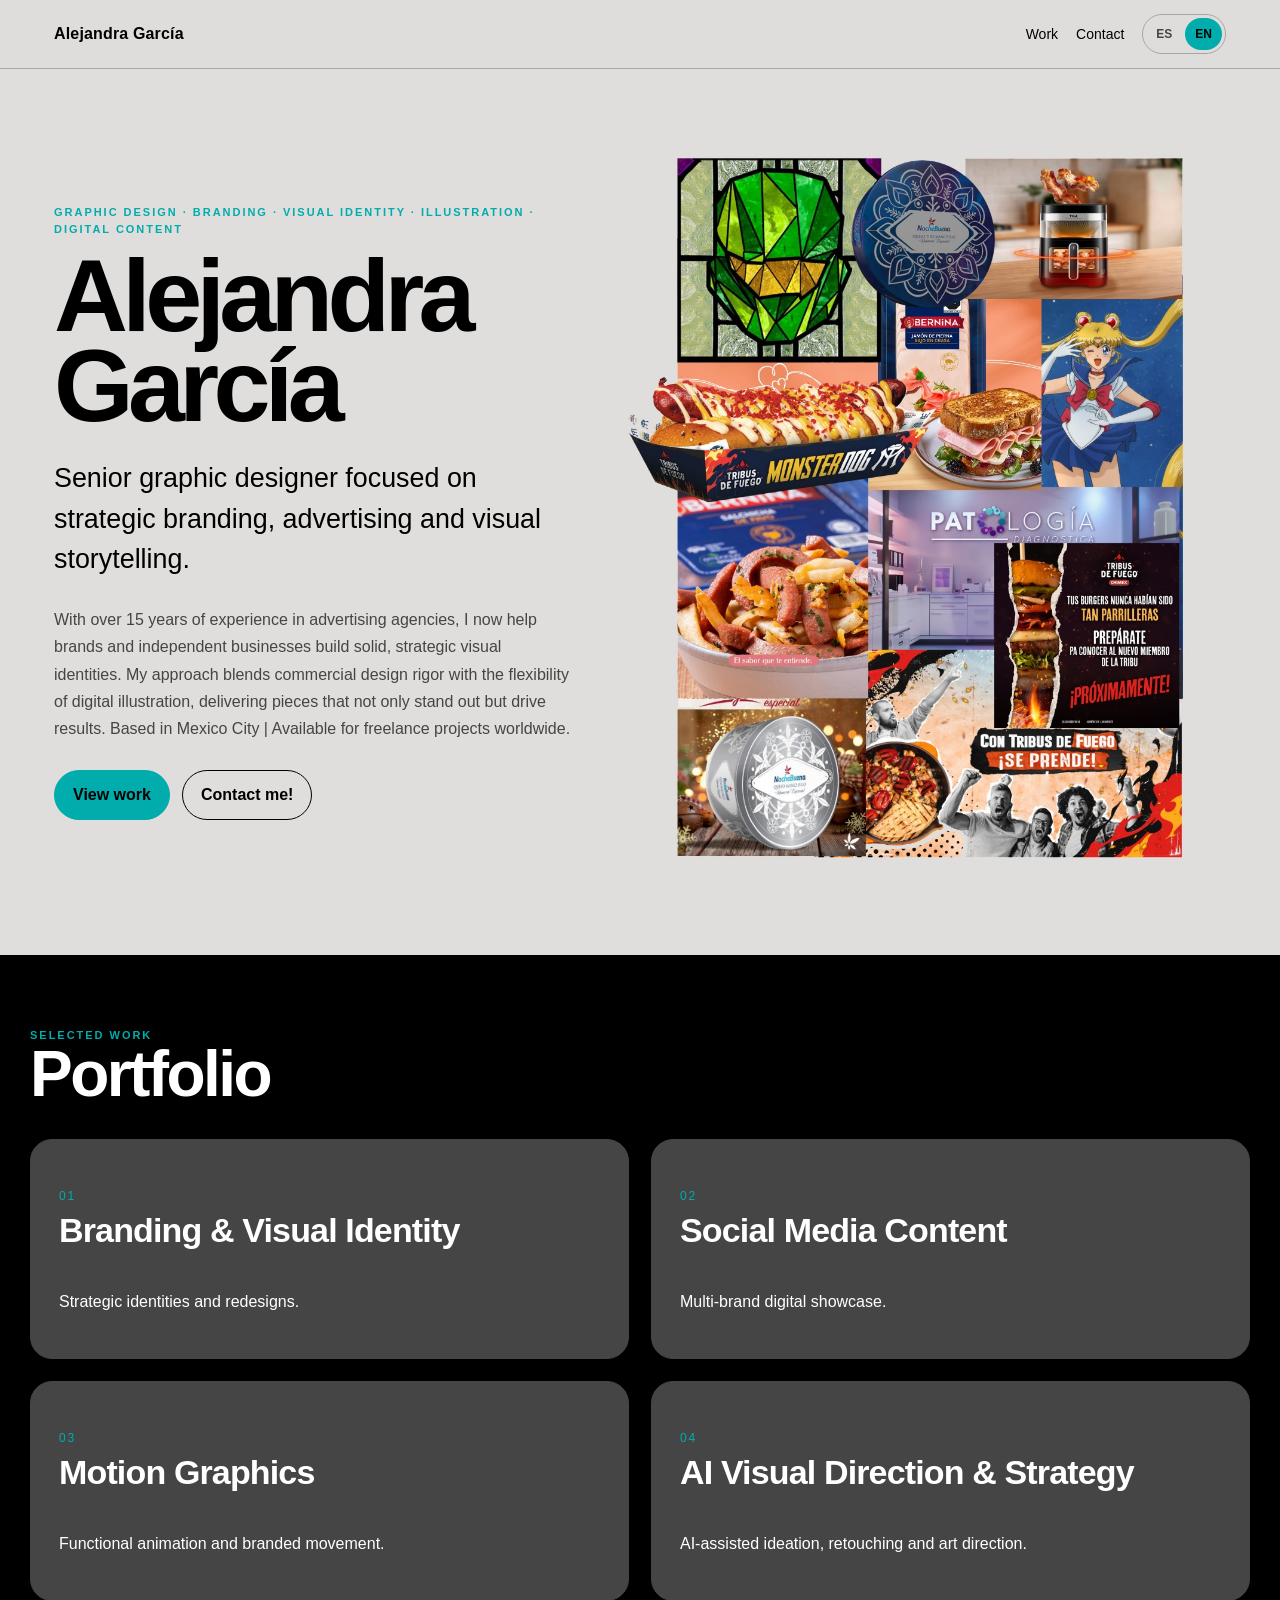
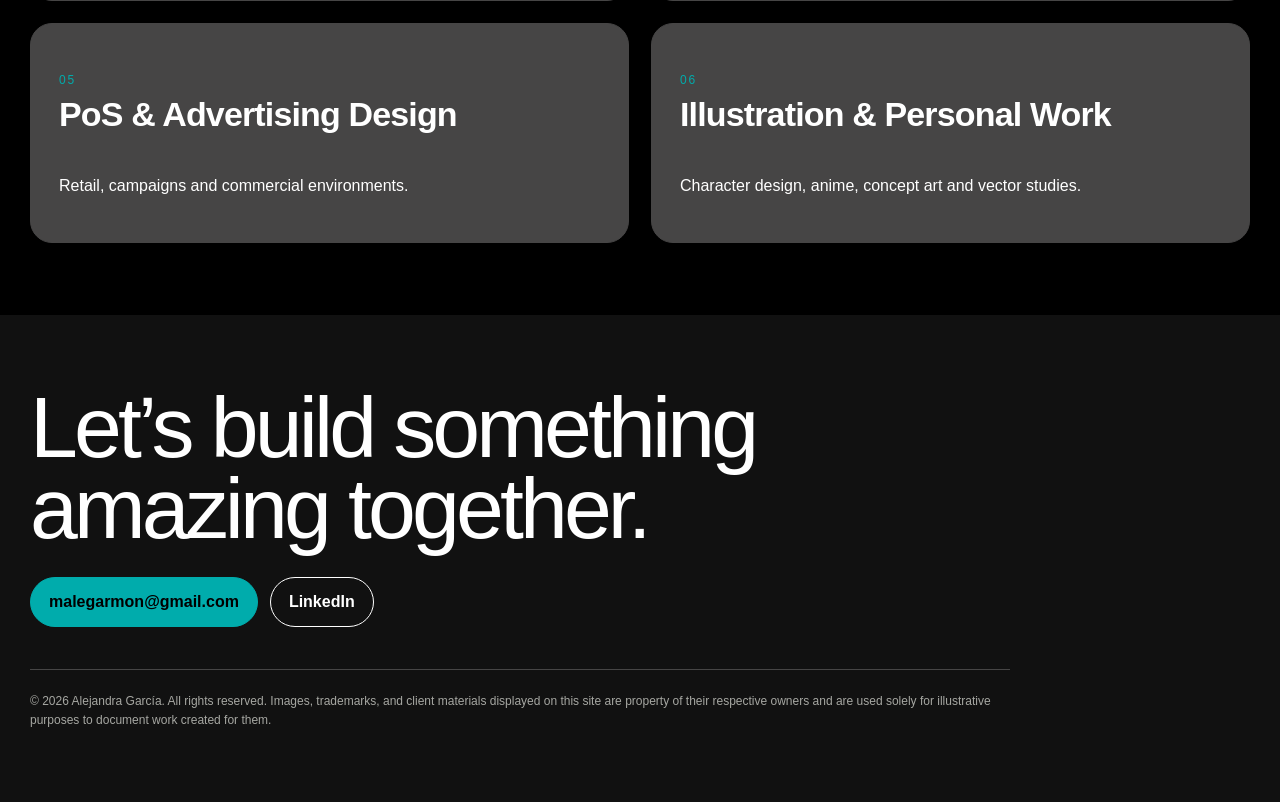
<file: index.html>
<!DOCTYPE html>

<html lang="es"><head><meta charset="utf-8"/><meta content="width=device-width,initial-scale=1" name="viewport"/><title>Graphic Design Portfolio — Alejandra García</title><meta content="Portfolio de Alejandra García" name="description"/><link href="styles.css" rel="stylesheet"/></head><body><header class="site-header"><nav class="nav"><a class="brand" href="index.html">Alejandra García</a><div class="nav-right"><div class="nav-links"><a data-en="Work" data-es="Trabajo" href="index.html#work">Trabajo</a><a data-en="Contact" data-es="Contacto" href="contact.html">Contacto</a></div><div aria-label="Language selector" class="lang-switch"><button class="lang-btn" data-lang="es" type="button">ES</button><button class="lang-btn" data-lang="en" type="button">EN</button></div></div></nav></header><main><section class="hero"><div class="hero-copy"><div class="eyebrow">Graphic Design · Branding · Visual Identity · Illustration · Digital Content</div><h1>Alejandra<br/>García</h1><p class="lead" data-en="Senior graphic designer focused on strategic branding, advertising and visual storytelling." data-es="Diseñadora gráfica senior enfocada en branding estratégico, publicidad y narrativa visual.">Diseñadora gráfica senior enfocada en branding estratégico, publicidad y narrativa visual.</p><p class="hero-bio" data-en="With over 15 years of experience in advertising agencies, I now help brands and independent businesses build solid, strategic visual identities. My approach blends commercial design rigor with the flexibility of digital illustration, delivering pieces that not only stand out but drive results. Based in Mexico City | Available for freelance projects worldwide." data-es="Con más de 15 años de trayectoria en agencias de publicidad, hoy ayudo a marcas y negocios independientes a construir una identidad visual sólida y estratégica. Mi enfoque combina el rigor del diseño comercial con la flexibilidad de la ilustración digital, logrando piezas que no solo destacan, sino que funcionan. Especialista en branding, diseño publicitario y conceptualización creativa. Ciudad de México | Disponible para proyectos freelance." id="about">Con más de 15 años de trayectoria en agencias de publicidad, hoy ayudo a marcas y negocios independientes a construir una identidad visual sólida y estratégica. Mi enfoque combina el rigor del diseño comercial con la flexibilidad de la ilustración digital, logrando piezas que no solo destacan, sino que funcionan. Especialista en branding, diseño publicitario y conceptualización creativa. Ciudad de México | Disponible para proyectos freelance.</p><div class="cta-row"><a class="btn primary" data-en="View work" data-es="Ver contenido" href="#work">Ver contenido</a><a class="btn" data-en="Contact me!" data-es="¡Contáctame!" href="contact.html">¡Contáctame!</a></div></div><div aria-label="Espacio reservado para el collage de portada" class="hero-image-placeholder has-cover" role="img"><img alt="Collage de portada del portafolio de Alejandra García" src="assets/ui/home-cover-collage.jpg"/></div></section>
<section class="section alt" id="work"><div class="inner"><div class="eyebrow" data-en="Selected work" data-es="Trabajo seleccionado">Trabajo seleccionado</div><h2 data-en="Portfolio" data-es="Portafolio">Portafolio</h2><div class="grid portfolio-grid">
<a class="card dark" href="branding.html"><span class="tag">01</span><h3>Branding &amp; Visual Identity</h3><p data-en="Strategic identities and redesigns." data-es="Identidades estratégicas y rediseños.">Identidades estratégicas y rediseños.</p></a>
<a class="card dark" href="social.html"><span class="tag">02</span><h3>Social Media Content</h3><p data-en="Multi-brand digital showcase." data-es="Contenido digital para múltiples marcas.">Contenido digital para múltiples marcas.</p></a>
<a class="card dark" href="motion.html"><span class="tag">03</span><h3>Motion Graphics</h3><p data-en="Functional animation and branded movement." data-es="Animación funcional y movimiento de marca.">Animación funcional y movimiento de marca.</p></a>
<a class="card dark" href="ai.html"><span class="tag">04</span><h3>AI Visual Direction &amp; Strategy</h3><p data-en="AI-assisted ideation, retouching and art direction." data-es="Ideación, retoque y dirección de arte asistidos por IA.">Ideación, retoque y dirección de arte asistidos por IA.</p></a>
<a class="card dark" href="pos.html"><span class="tag">05</span><h3>PoS &amp; Advertising Design</h3><p data-en="Retail, campaigns and commercial environments." data-es="Retail, campañas y entornos comerciales.">Retail, campañas y entornos comerciales.</p></a>
<a class="card dark" href="illustration.html"><span class="tag">06</span><h3>Illustration &amp; Personal Work</h3><p data-en="Character design, anime, concept art and vector studies." data-es="Diseño de personajes, anime, arte conceptual y estudios vectoriales.">Diseño de personajes, anime, arte conceptual y estudios vectoriales.</p></a>
</div></div></section></main><footer class="footer"><div class="inner"><div class="contact-big" data-en="Let’s build something amazing together." data-es="Construyamos algo increíble juntos.">Construyamos algo increíble juntos.</div><div class="cta-row"><a class="btn primary" href="mailto:malegarmon@gmail.com">malegarmon@gmail.com</a><a class="btn" href="https://www.linkedin.com/in/maalejandragarciamon004/" rel="noopener" target="_blank">LinkedIn</a></div><div class="legal-note" data-en="© 2026 Alejandra García. All rights reserved. Images, trademarks, and client materials displayed on this site are property of their respective owners and are used solely for illustrative purposes to document work created for them." data-es="© 2026 Alejandra García. Todos los derechos reservados. Las imágenes, marcas y materiales de clientes mostrados en este sitio son propiedad de sus respectivos titulares y se utilizan únicamente con fines ilustrativos para documentar el trabajo realizado para ellos.">© 2026 Alejandra García. Todos los derechos reservados. Las imágenes, marcas y materiales de clientes mostrados en este sitio son propiedad de sus respectivos titulares y se utilizan únicamente con fines ilustrativos para documentar el trabajo realizado para ellos.</div></div></footer><div aria-hidden="true" class="lightbox" id="lightbox"><button aria-label="Cerrar" class="lightbox-close">×</button><img alt=""/><div class="lightbox-caption"></div></div><script src="script.js"></script></body></html>
</file>
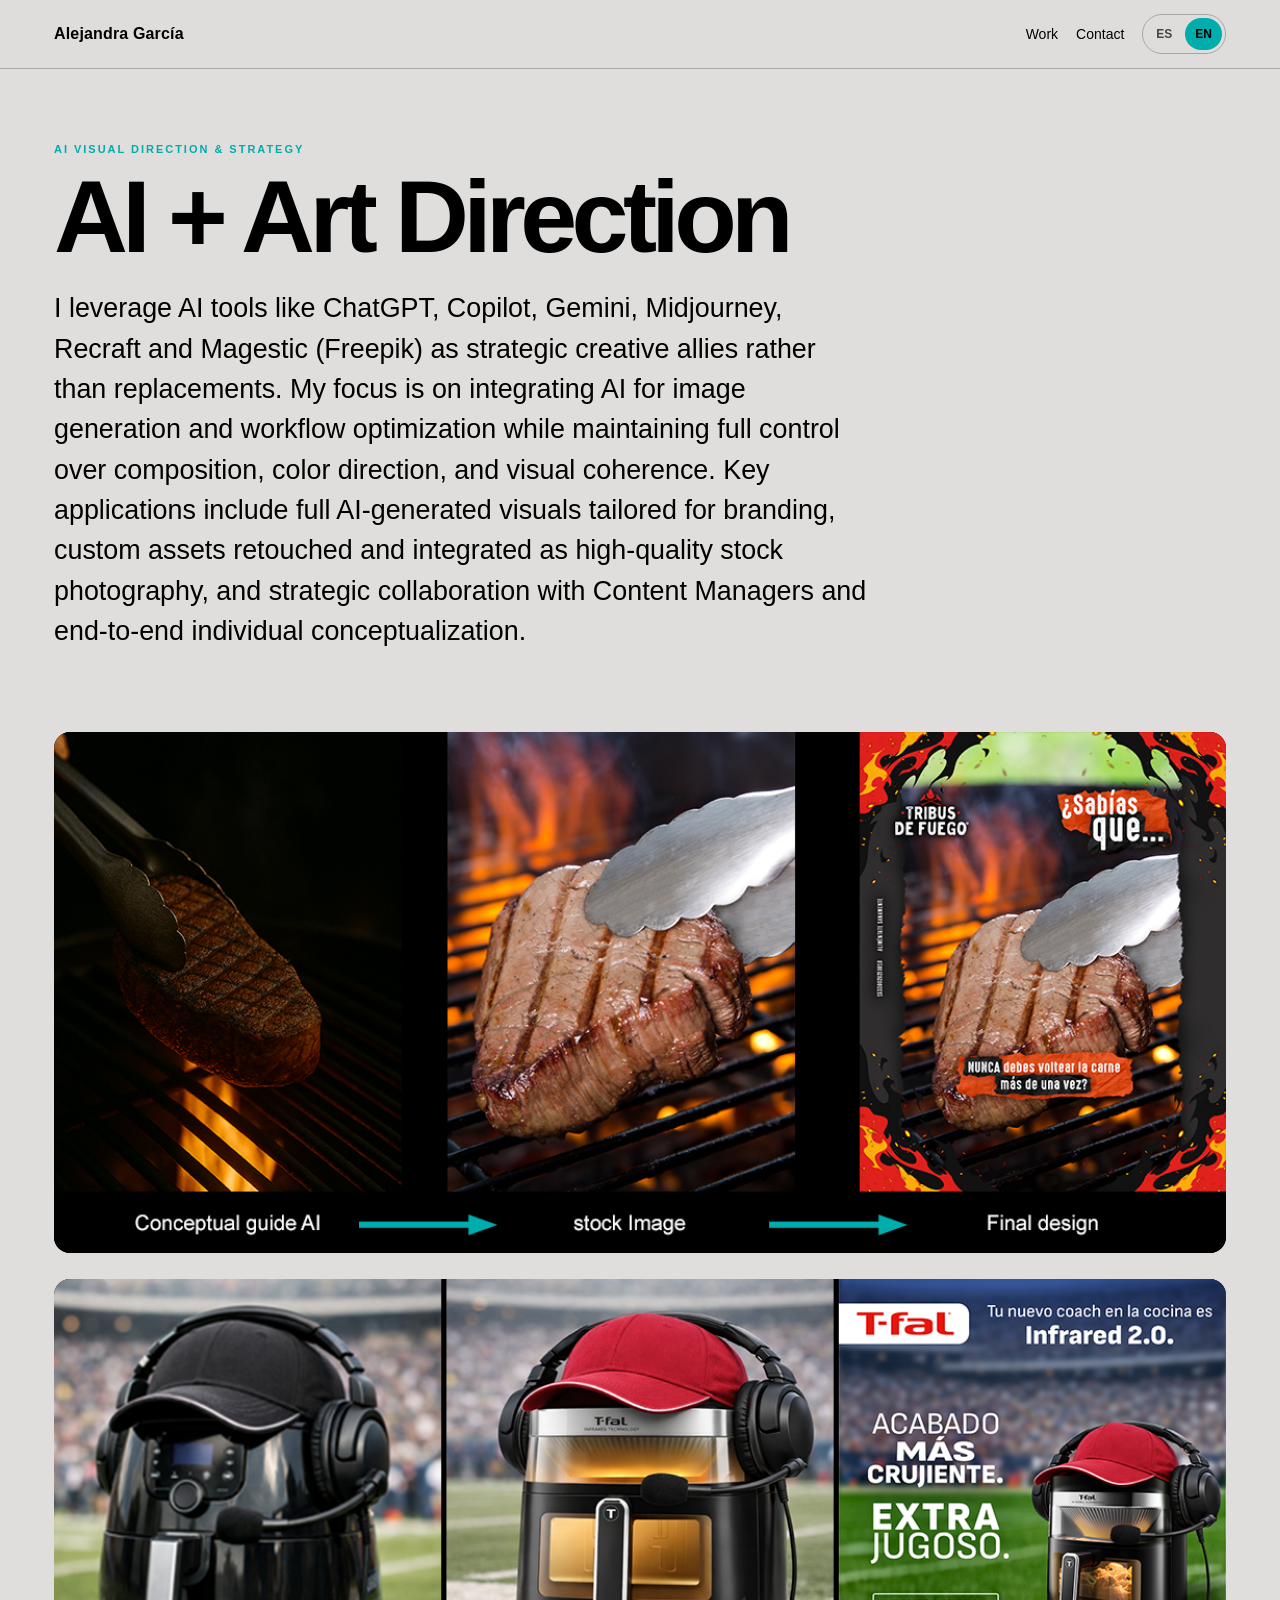
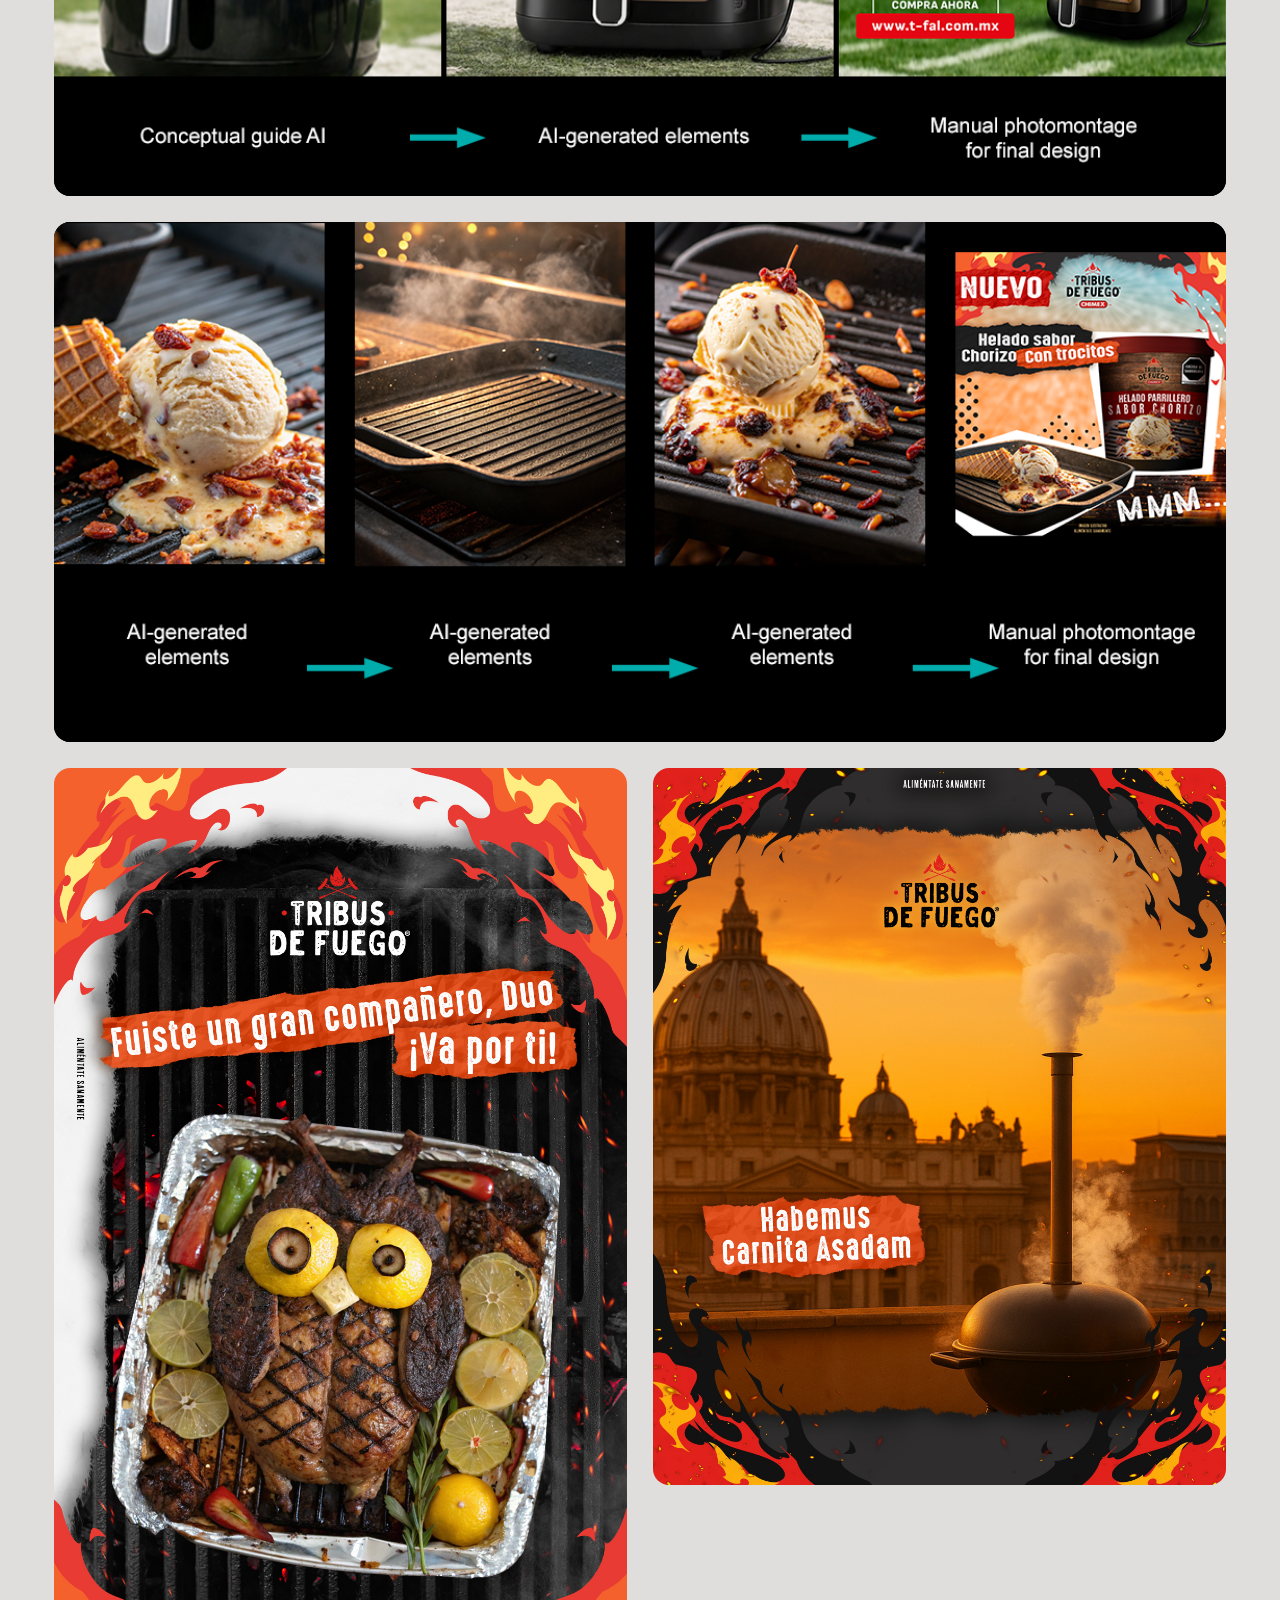
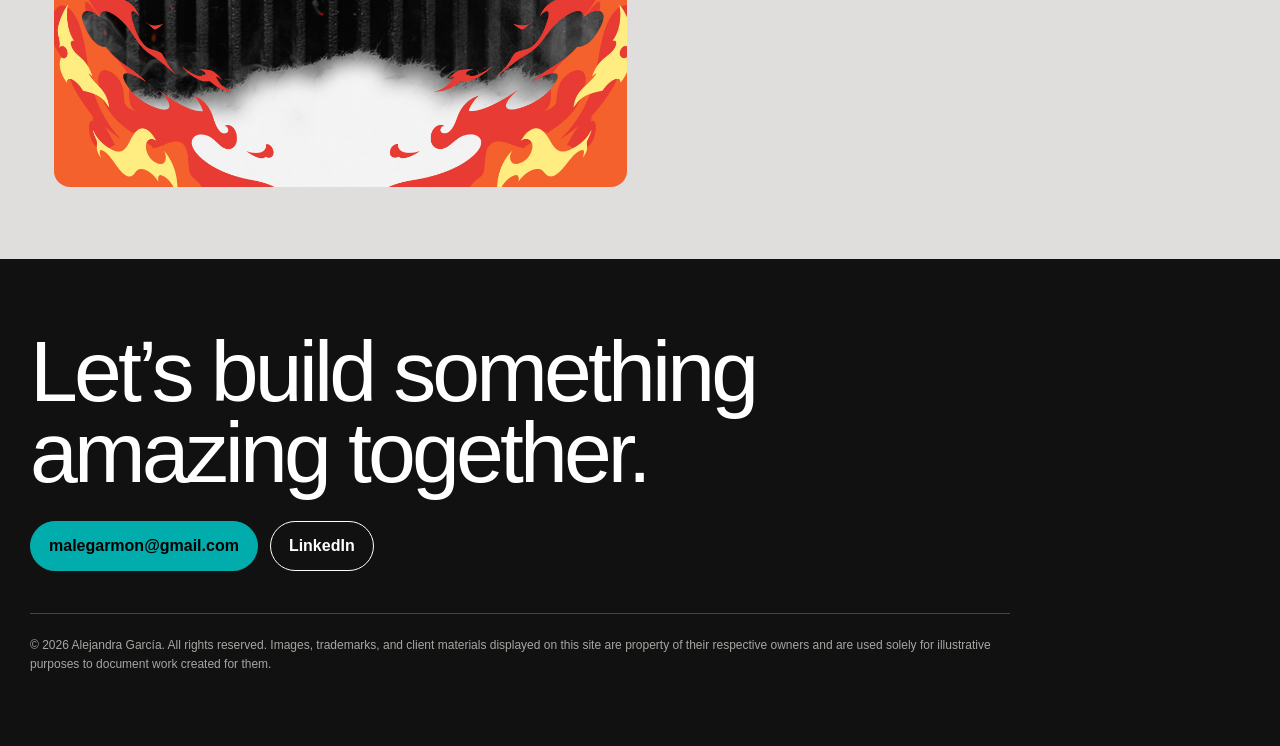
<file: ai.html>
<!DOCTYPE html>

<html lang="es"><head><meta charset="utf-8"/><meta content="width=device-width,initial-scale=1" name="viewport"/><title>AI Visual Direction — Alejandra García</title><meta content="Portfolio de Alejandra García" name="description"/><link href="styles.css" rel="stylesheet"/></head><body><header class="site-header"><nav class="nav"><a class="brand" href="index.html">Alejandra García</a><div class="nav-right"><div class="nav-links"><a data-en="Work" data-es="Trabajo" href="index.html#work">Trabajo</a><a data-en="Contact" data-es="Contacto" href="contact.html">Contacto</a></div><div aria-label="Language selector" class="lang-switch"><button class="lang-btn" data-lang="es" type="button">ES</button><button class="lang-btn" data-lang="en" type="button">EN</button></div></div></nav></header><main><section class="page-head"><div class="eyebrow">AI Visual Direction &amp; Strategy</div><h1>AI + Art Direction</h1><p class="lead" data-en="I leverage AI tools like ChatGPT, Copilot, Gemini, Midjourney, Recraft and Magestic (Freepik) as strategic creative allies rather than replacements. My focus is on integrating AI for image generation and workflow optimization while maintaining full control over composition, color direction, and visual coherence. Key applications include full AI-generated visuals tailored for branding, custom assets retouched and integrated as high-quality stock photography, and strategic collaboration with Content Managers and end-to-end individual conceptualization." data-es="Utilizo herramientas como ChatGPT, Copilot, Gemini, Midjourney, Recraft y Magestic (Freepik) no como un sustituto, sino como un aliado estratégico en mi proceso creativo. Mi enfoque integra la IA para la generación de imágenes y optimización de flujos de trabajo, manteniendo siempre el control sobre la composición, la dirección de color y la coherencia visual. Aplicaciones clave: creación de visuales completos adaptados a branding; generación de assets retocados e integrados como fotografía de stock; y colaboración estratégica con Content Managers y conceptualización individual.">Utilizo herramientas como ChatGPT, Copilot, Gemini, Midjourney, Recraft y Magestic (Freepik) no como un sustituto, sino como un aliado estratégico en mi proceso creativo. Mi enfoque integra la IA para la generación de imágenes y optimización de flujos de trabajo, manteniendo siempre el control sobre la composición, la dirección de color y la coherencia visual. Aplicaciones clave: creación de visuales completos adaptados a branding; generación de assets retocados e integrados como fotografía de stock; y colaboración estratégica con Content Managers y conceptualización individual.</p></section><section class="section ai-featured-section"><div class="ai-featured-grid">
<figure class="ai-featured-item ai-featured-wide"><img alt="Proceso de dirección visual con IA: guía conceptual, imagen de stock y diseño final" loading="lazy" src="assets/ai/featured/art-direction-a.png"/></figure>
<figure class="ai-featured-item ai-featured-wide"><img alt="Proceso de dirección visual con IA para T-fal: guía conceptual, elementos generados y fotomontaje final" loading="lazy" src="assets/ai/featured/art-direction-b.png"/></figure>
<figure class="ai-featured-item ai-featured-wide"><img alt="Proceso de dirección visual con IA para Tribus de Fuego: generación de elementos y fotomontaje final" loading="lazy" src="assets/ai/featured/art-direction-c.png"/></figure>
<div class="ai-featured-pair">
<figure class="ai-featured-item"><img alt="Pieza final Tribus de Fuego: Fuiste un gran compañero, Dúo" loading="lazy" src="assets/ai/featured/011.png"/></figure>
<figure class="ai-featured-item"><img alt="Pieza final Tribus de Fuego: Habemus Carnita Asadam" loading="lazy" src="assets/ai/featured/012.png"/></figure>
</div>
</div></section></main><footer class="footer"><div class="inner"><div class="contact-big" data-en="Let’s build something amazing together." data-es="Construyamos algo increíble juntos.">Construyamos algo increíble juntos.</div><div class="cta-row"><a class="btn primary" href="mailto:malegarmon@gmail.com">malegarmon@gmail.com</a><a class="btn" href="https://www.linkedin.com/in/maalejandragarciamon004/" rel="noopener" target="_blank">LinkedIn</a></div><div class="legal-note" data-en="© 2026 Alejandra García. All rights reserved. Images, trademarks, and client materials displayed on this site are property of their respective owners and are used solely for illustrative purposes to document work created for them." data-es="© 2026 Alejandra García. Todos los derechos reservados. Las imágenes, marcas y materiales de clientes mostrados en este sitio son propiedad de sus respectivos titulares y se utilizan únicamente con fines ilustrativos para documentar el trabajo realizado para ellos.">© 2026 Alejandra García. Todos los derechos reservados. Las imágenes, marcas y materiales de clientes mostrados en este sitio son propiedad de sus respectivos titulares y se utilizan únicamente con fines ilustrativos para documentar el trabajo realizado para ellos.</div></div></footer><div aria-hidden="true" class="lightbox" id="lightbox"><button aria-label="Cerrar" class="lightbox-close">×</button><img alt=""/><div class="lightbox-caption"></div></div><script src="script.js"></script></body></html>
</file>
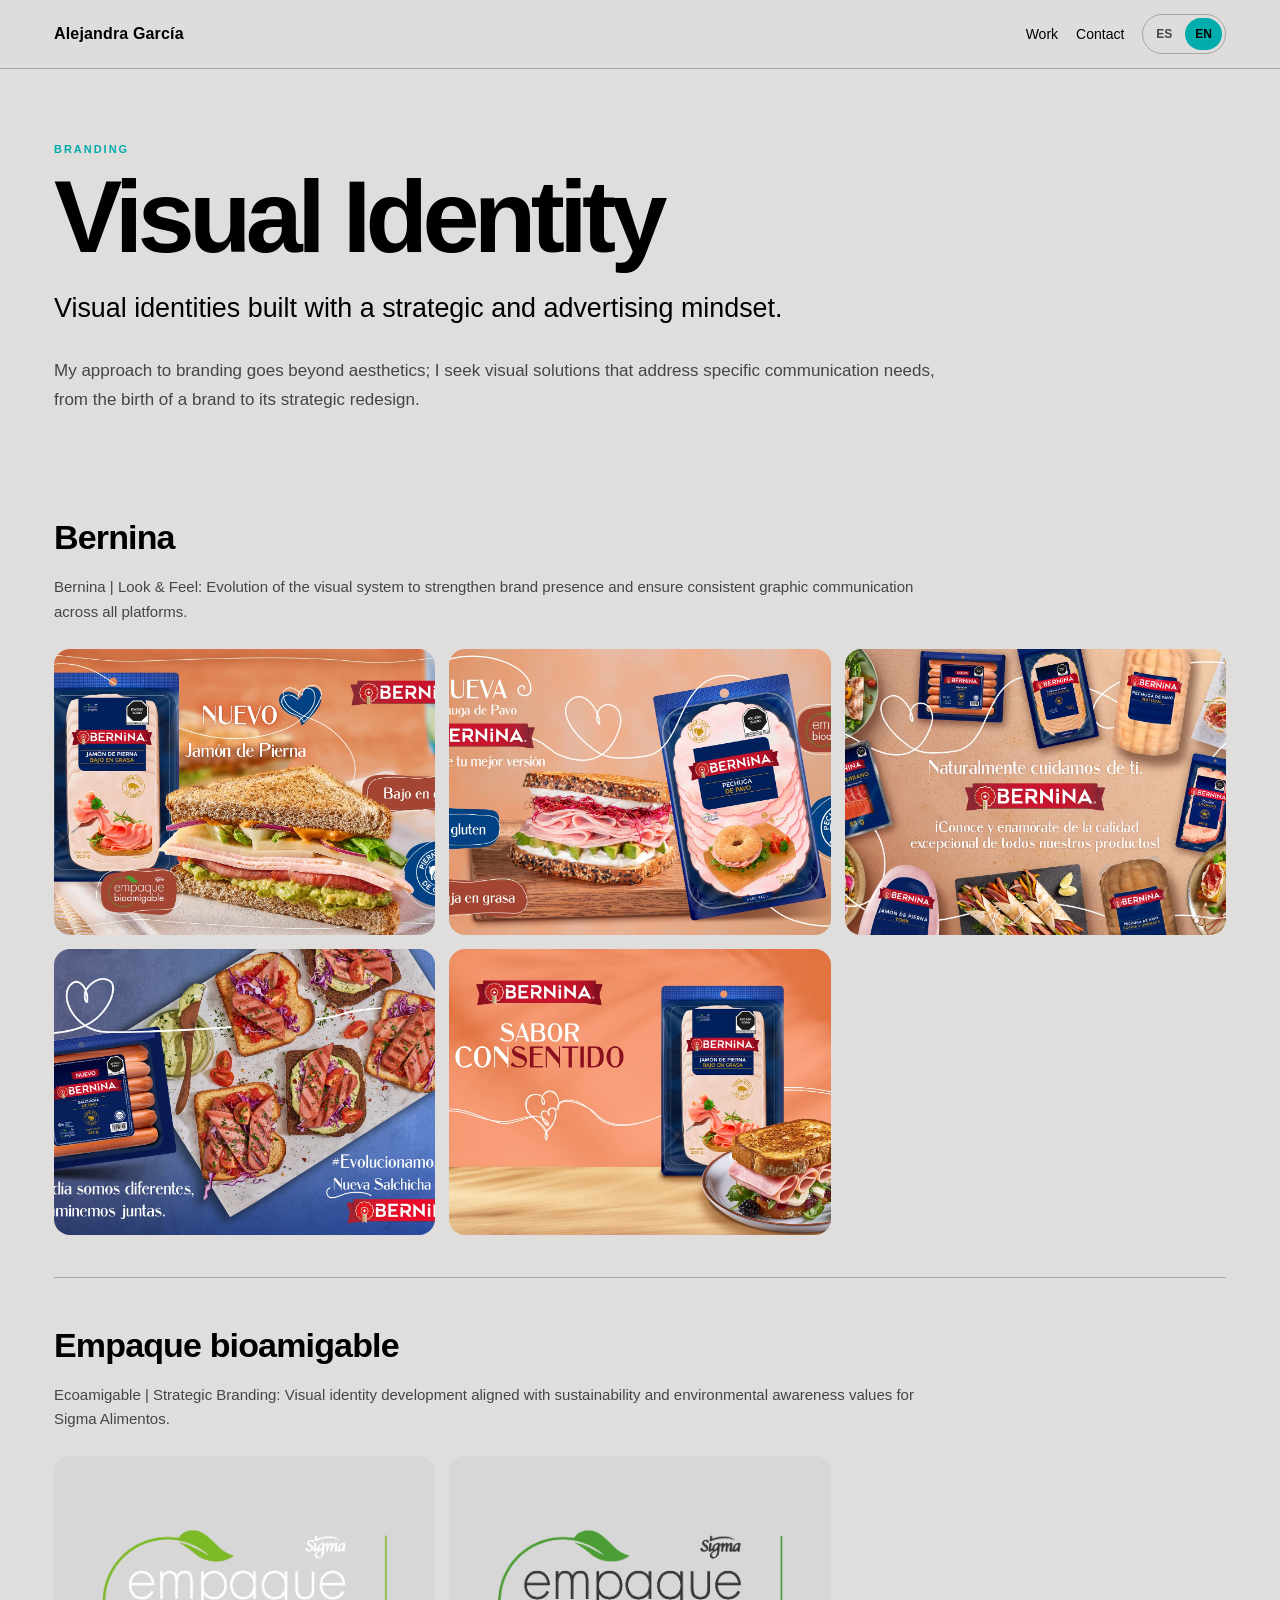
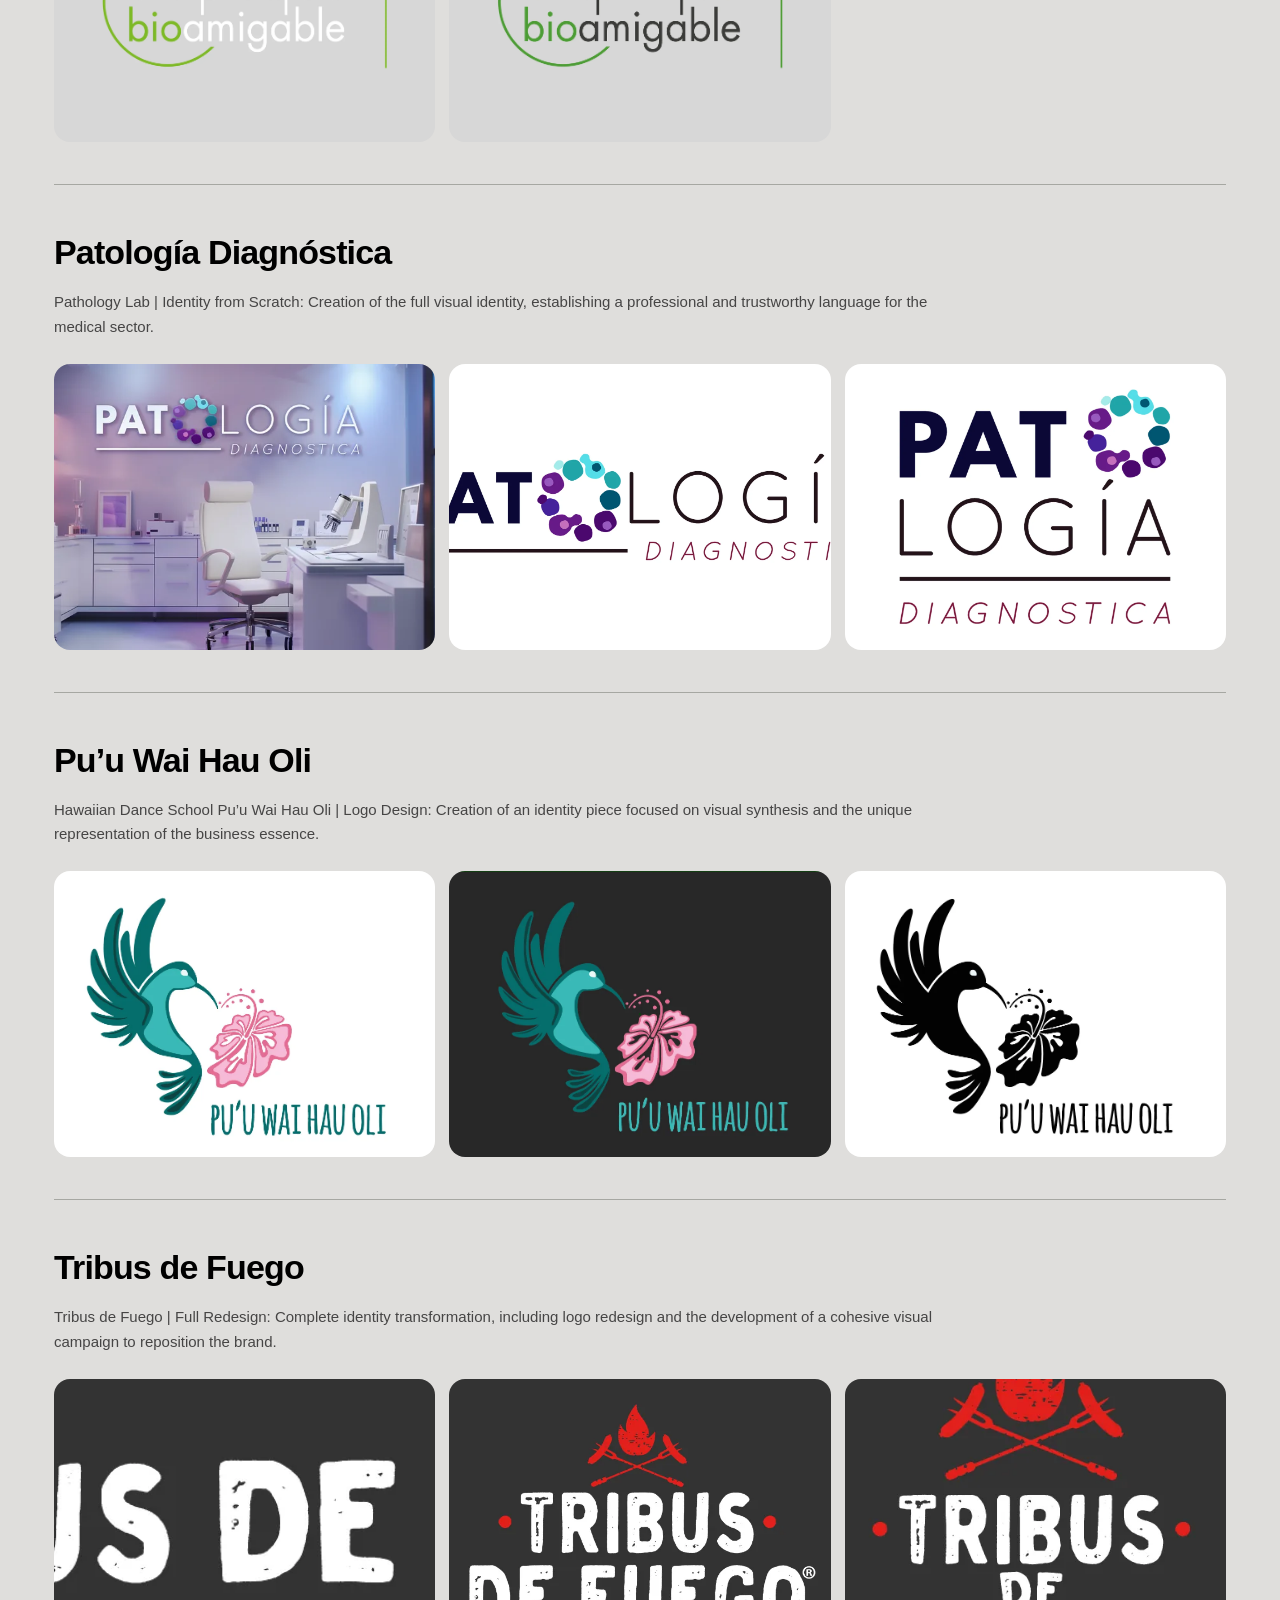
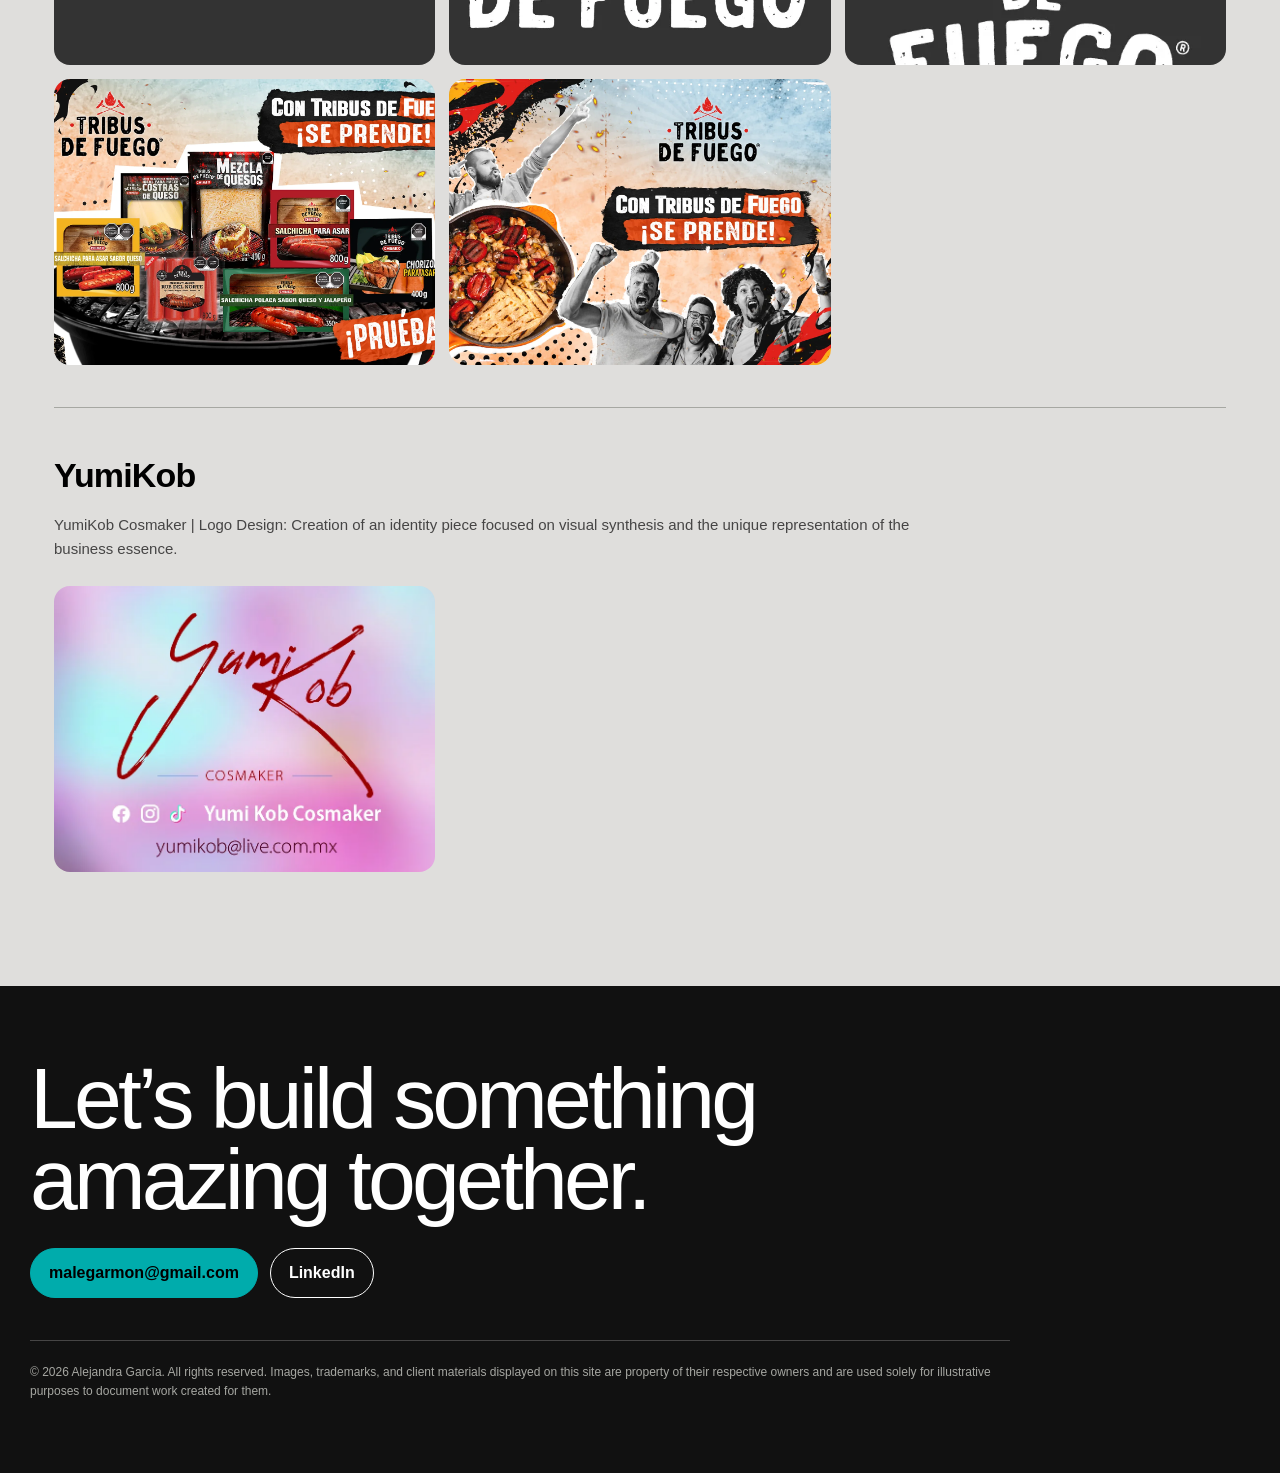
<file: branding.html>
<!DOCTYPE html>

<html lang="es"><head><meta charset="utf-8"/><meta content="width=device-width,initial-scale=1" name="viewport"/><title>Branding — Alejandra García</title><meta content="Portfolio de Alejandra García" name="description"/><link href="styles.css" rel="stylesheet"/></head><body><header class="site-header"><nav class="nav"><a class="brand" href="index.html">Alejandra García</a><div class="nav-right"><div class="nav-links"><a data-en="Work" data-es="Trabajo" href="index.html#work">Trabajo</a><a data-en="Contact" data-es="Contacto" href="contact.html">Contacto</a></div><div aria-label="Language selector" class="lang-switch"><button class="lang-btn" data-lang="es" type="button">ES</button><button class="lang-btn" data-lang="en" type="button">EN</button></div></div></nav></header><main><section class="page-head"><div class="eyebrow">Branding</div><h1>Visual Identity</h1><p class="lead" data-en="Visual identities built with a strategic and advertising mindset." data-es="Identidades visuales con enfoque estratégico y publicitario.">Identidades visuales con enfoque estratégico y publicitario.</p><p class="section-copy" data-en="My approach to branding goes beyond aesthetics; I seek visual solutions that address specific communication needs, from the birth of a brand to its strategic redesign." data-es="Mi enfoque en branding va más allá de la estética; busco soluciones visuales que resuelvan necesidades de comunicación específicas, desde el nacimiento de una marca hasta su rediseño estratégico.">Mi enfoque en branding va más allá de la estética; busco soluciones visuales que resuelvan necesidades de comunicación específicas, desde el nacimiento de una marca hasta su rediseño estratégico.</p></section><section class="section"><section class="project-block"><h3>Bernina</h3><p class="project-description" data-en="Bernina | Look &amp; Feel: Evolution of the visual system to strengthen brand presence and ensure consistent graphic communication across all platforms." data-es="Bernina | Look &amp; Feel: Evolución del sistema visual para fortalecer la presencia de marca y asegurar una comunicación gráfica consistente en todos sus soportes.">Bernina | Look &amp; Feel: Evolución del sistema visual para fortalecer la presencia de marca y asegurar una comunicación gráfica consistente en todos sus soportes.</p><div class="media-grid"><button class="media-card" data-caption="Bernina" data-lightbox="assets/branding/bernina/bernina-lookfeel-mg-jamondepierna.webp" type="button"><img alt="Bernina" loading="lazy" src="assets/branding/bernina/bernina-lookfeel-mg-jamondepierna.webp"/></button><button class="media-card" data-caption="Bernina" data-lightbox="assets/branding/bernina/bernina-lookfeel-mg-pechuga-de-pavo.webp" type="button"><img alt="Bernina" loading="lazy" src="assets/branding/bernina/bernina-lookfeel-mg-pechuga-de-pavo.webp"/></button><button class="media-card" data-caption="Bernina" data-lightbox="assets/branding/bernina/bernina-lookfeel-mg-productos.webp" type="button"><img alt="Bernina" loading="lazy" src="assets/branding/bernina/bernina-lookfeel-mg-productos.webp"/></button><button class="media-card" data-caption="Bernina" data-lightbox="assets/branding/bernina/bernina-lookfeel-mg-salchichas.webp" type="button"><img alt="Bernina" loading="lazy" src="assets/branding/bernina/bernina-lookfeel-mg-salchichas.webp"/></button><button class="media-card" data-caption="Bernina" data-lightbox="assets/branding/bernina/bernina-lookfeel-mg.webp" type="button"><img alt="Bernina" loading="lazy" src="assets/branding/bernina/bernina-lookfeel-mg.webp"/></button></div></section><section class="project-block"><h3>Empaque bioamigable</h3><p class="project-description" data-en="Ecoamigable | Strategic Branding: Visual identity development aligned with sustainability and environmental awareness values for Sigma Alimentos." data-es="Ecoamigable | Branding Estratégico: Desarrollo de identidad visual alineada con valores de sostenibilidad y conciencia ambiental para Sigma Alimentos.">Ecoamigable | Branding Estratégico: Desarrollo de identidad visual alineada con valores de sostenibilidad y conciencia ambiental para Sigma Alimentos.</p><div class="media-grid"><button class="media-card" data-caption="Empaque bioamigable" data-lightbox="assets/branding/empaque-bioamigable/nb-sigma-biodegradable-sello-blanco-baja-fondo.webp" type="button"><img alt="Empaque bioamigable" loading="lazy" src="assets/branding/empaque-bioamigable/nb-sigma-biodegradable-sello-blanco-baja-fondo.webp"/></button><button class="media-card" data-caption="Empaque bioamigable" data-lightbox="assets/branding/empaque-bioamigable/nb-sigma-biodegradable-sello-color-baja-fondo.webp" type="button"><img alt="Empaque bioamigable" loading="lazy" src="assets/branding/empaque-bioamigable/nb-sigma-biodegradable-sello-color-baja-fondo.webp"/></button></div></section><section class="project-block"><h3>Patología Diagnóstica</h3><p class="project-description" data-en="Pathology Lab | Identity from Scratch: Creation of the full visual identity, establishing a professional and trustworthy language for the medical sector." data-es="Laboratorio de Patología | Identidad desde Cero: Creación de la identidad visual completa, estableciendo un lenguaje profesional y confiable para el sector médico.">Laboratorio de Patología | Identidad desde Cero: Creación de la identidad visual completa, estableciendo un lenguaje profesional y confiable para el sector médico.</p><div class="media-grid"><button class="media-card" data-caption="Patología Diagnóstica" data-lightbox="assets/branding/patologia-diagnostica/laboratorio.webp" type="button"><img alt="Patología Diagnóstica" loading="lazy" src="assets/branding/patologia-diagnostica/laboratorio.webp"/></button><button class="media-card" data-caption="Patología Diagnóstica" data-lightbox="assets/branding/patologia-diagnostica/logoscolor.webp" type="button"><img alt="Patología Diagnóstica" loading="lazy" src="assets/branding/patologia-diagnostica/logoscolor.webp"/></button><button class="media-card" data-caption="Patología Diagnóstica" data-lightbox="assets/branding/patologia-diagnostica/logoscuadradocolor.webp" type="button"><img alt="Patología Diagnóstica" loading="lazy" src="assets/branding/patologia-diagnostica/logoscuadradocolor.webp"/></button></div></section><section class="project-block"><h3>Pu’u Wai Hau Oli</h3><p class="project-description" data-en="Hawaiian Dance School Pu’u Wai Hau Oli | Logo Design: Creation of an identity piece focused on visual synthesis and the unique representation of the business essence." data-es="Escuela de Danza Hawaiana Pu’u Wai Hau Oli | Diseño de Logotipo: Creación de una pieza de identidad enfocada en la síntesis visual y la representación única de la esencia del negocio.">Escuela de Danza Hawaiana Pu’u Wai Hau Oli | Diseño de Logotipo: Creación de una pieza de identidad enfocada en la síntesis visual y la representación única de la esencia del negocio.</p><div class="media-grid"><button class="media-card" data-caption="Pu’u Wai Hau Oli" data-lightbox="assets/branding/pu-u-wai-hau-oli/captura-de-pantalla-2026-02-06-185027.webp" type="button"><img alt="Pu’u Wai Hau Oli" loading="lazy" src="assets/branding/pu-u-wai-hau-oli/captura-de-pantalla-2026-02-06-185027.webp"/></button><button class="media-card" data-caption="Pu’u Wai Hau Oli" data-lightbox="assets/branding/pu-u-wai-hau-oli/captura-de-pantalla-2026-02-06-185054.webp" type="button"><img alt="Pu’u Wai Hau Oli" loading="lazy" src="assets/branding/pu-u-wai-hau-oli/captura-de-pantalla-2026-02-06-185054.webp"/></button><button class="media-card" data-caption="Pu’u Wai Hau Oli" data-lightbox="assets/branding/pu-u-wai-hau-oli/captura-de-pantalla-2026-02-06-185111.webp" type="button"><img alt="Pu’u Wai Hau Oli" loading="lazy" src="assets/branding/pu-u-wai-hau-oli/captura-de-pantalla-2026-02-06-185111.webp"/></button></div></section><section class="project-block"><h3>Tribus de Fuego</h3><p class="project-description" data-en="Tribus de Fuego | Full Redesign: Complete identity transformation, including logo redesign and the development of a cohesive visual campaign to reposition the brand." data-es="Tribus de Fuego | Rediseño Integral: Transformación total de la identidad, incluyendo el rediseño de logotipo y el desarrollo de una campaña visual cohesiva para reposicionar la marca.">Tribus de Fuego | Rediseño Integral: Transformación total de la identidad, incluyendo el rediseño de logotipo y el desarrollo de una campaña visual cohesiva para reposicionar la marca.</p><div class="media-grid"><button class="media-card" data-caption="Tribus de Fuego" data-lightbox="assets/branding/tribus-de-fuego/logos-tribus-horizontal.webp" type="button"><img alt="Tribus de Fuego" loading="lazy" src="assets/branding/tribus-de-fuego/logos-tribus-horizontal.webp"/></button><button class="media-card" data-caption="Tribus de Fuego" data-lightbox="assets/branding/tribus-de-fuego/logos-tribus-standar.webp" type="button"><img alt="Tribus de Fuego" loading="lazy" src="assets/branding/tribus-de-fuego/logos-tribus-standar.webp"/></button><button class="media-card" data-caption="Tribus de Fuego" data-lightbox="assets/branding/tribus-de-fuego/logos-tribus-vertical.webp" type="button"><img alt="Tribus de Fuego" loading="lazy" src="assets/branding/tribus-de-fuego/logos-tribus-vertical.webp"/></button><button class="media-card" data-caption="Tribus de Fuego" data-lightbox="assets/branding/tribus-de-fuego/tribus-de-fuego-rebranding-mg-productos.webp" type="button"><img alt="Tribus de Fuego" loading="lazy" src="assets/branding/tribus-de-fuego/tribus-de-fuego-rebranding-mg-productos.webp"/></button><button class="media-card" data-caption="Tribus de Fuego" data-lightbox="assets/branding/tribus-de-fuego/tribus-de-fuego-rebranding-mg.webp" type="button"><img alt="Tribus de Fuego" loading="lazy" src="assets/branding/tribus-de-fuego/tribus-de-fuego-rebranding-mg.webp"/></button></div></section><section class="project-block"><h3>YumiKob</h3><p class="project-description" data-en="YumiKob Cosmaker | Logo Design: Creation of an identity piece focused on visual synthesis and the unique representation of the business essence." data-es="YumiKob Cosmaker | Diseño de Logotipo: Creación de una pieza de identidad enfocada en la síntesis visual y la representación única de la esencia del negocio.">YumiKob Cosmaker | Diseño de Logotipo: Creación de una pieza de identidad enfocada en la síntesis visual y la representación única de la esencia del negocio.</p><div class="media-grid"><button class="media-card" data-caption="YumiKob" data-lightbox="assets/branding/yumikob/tarjeta.webp" type="button"><img alt="YumiKob" loading="lazy" src="assets/branding/yumikob/tarjeta.webp"/></button></div></section></section></main><footer class="footer"><div class="inner"><div class="contact-big" data-en="Let’s build something amazing together." data-es="Construyamos algo increíble juntos.">Construyamos algo increíble juntos.</div><div class="cta-row"><a class="btn primary" href="mailto:malegarmon@gmail.com">malegarmon@gmail.com</a><a class="btn" href="https://www.linkedin.com/in/maalejandragarciamon004/" rel="noopener" target="_blank">LinkedIn</a></div><div class="legal-note" data-en="© 2026 Alejandra García. All rights reserved. Images, trademarks, and client materials displayed on this site are property of their respective owners and are used solely for illustrative purposes to document work created for them." data-es="© 2026 Alejandra García. Todos los derechos reservados. Las imágenes, marcas y materiales de clientes mostrados en este sitio son propiedad de sus respectivos titulares y se utilizan únicamente con fines ilustrativos para documentar el trabajo realizado para ellos.">© 2026 Alejandra García. Todos los derechos reservados. Las imágenes, marcas y materiales de clientes mostrados en este sitio son propiedad de sus respectivos titulares y se utilizan únicamente con fines ilustrativos para documentar el trabajo realizado para ellos.</div></div></footer><div aria-hidden="true" class="lightbox" id="lightbox"><button aria-label="Cerrar" class="lightbox-close">×</button><img alt=""/><div class="lightbox-caption"></div></div><script src="script.js"></script></body></html>
</file>
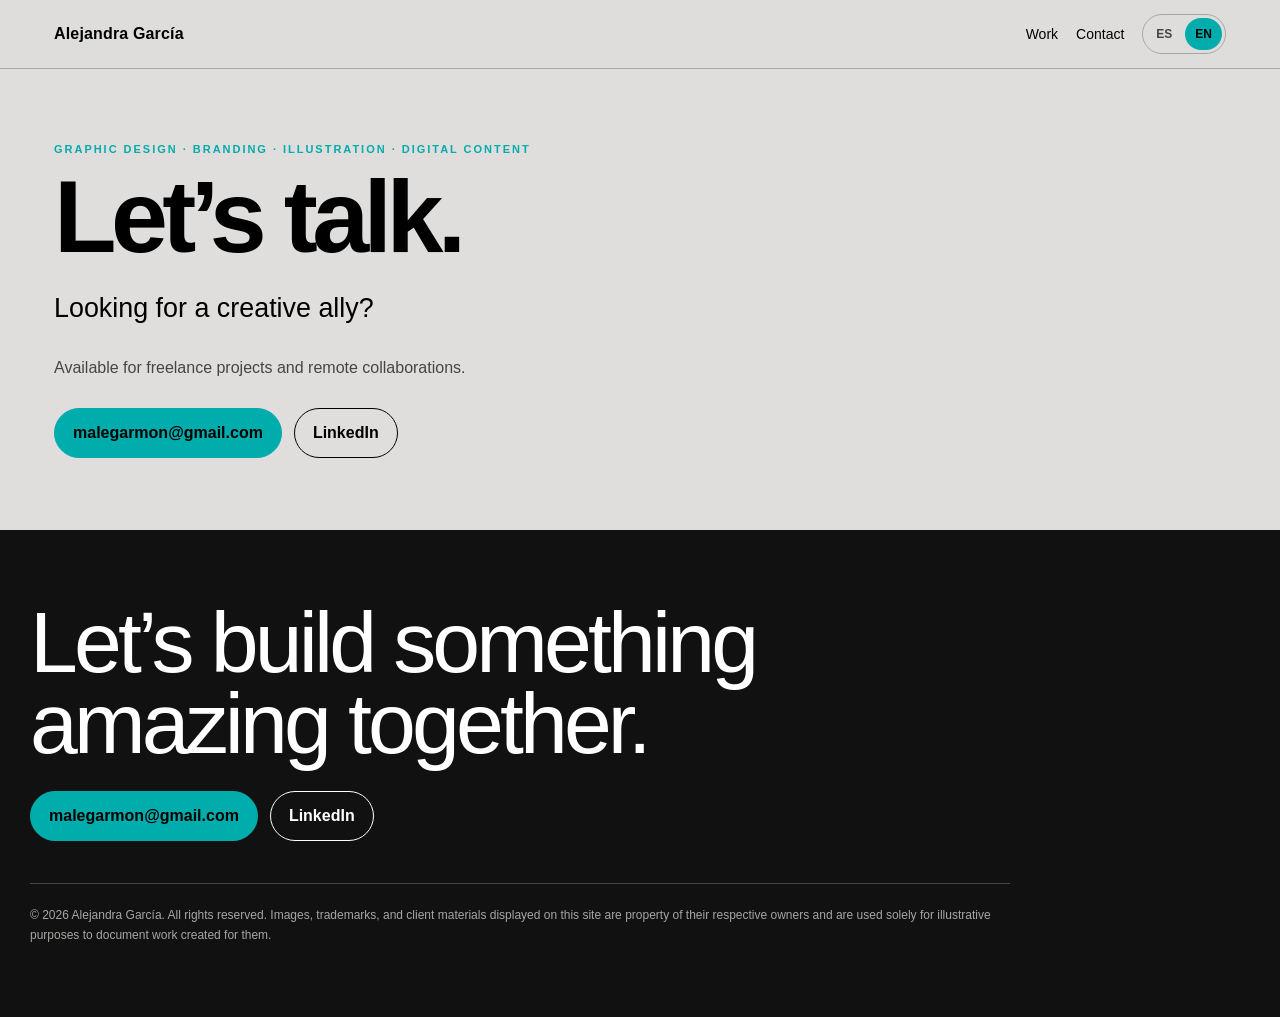
<file: contact.html>
<!DOCTYPE html>

<html lang="es"><head><meta charset="utf-8"/><meta content="width=device-width,initial-scale=1" name="viewport"/><title>Contact — Alejandra García</title><meta content="Portfolio de Alejandra García" name="description"/><link href="styles.css" rel="stylesheet"/></head><body><header class="site-header"><nav class="nav"><a class="brand" href="index.html">Alejandra García</a><div class="nav-right"><div class="nav-links"><a data-en="Work" data-es="Trabajo" href="index.html#work">Trabajo</a><a data-en="Contact" data-es="Contacto" href="contact.html">Contacto</a></div><div aria-label="Language selector" class="lang-switch"><button class="lang-btn" data-lang="es" type="button">ES</button><button class="lang-btn" data-lang="en" type="button">EN</button></div></div></nav></header><main><section class="hero contact-hero"><div><div class="eyebrow">Graphic Design · Branding · Illustration · Digital Content</div><h1 data-en="Let’s talk." data-es="Hablemos.">Hablemos.</h1><p class="lead contact-lead" data-en="Looking for a creative ally?" data-es="¿Buscas una aliada creativa?"><span data-en="Looking for a creative ally?" data-es="¿Buscas una aliada creativa?">¿Buscas una aliada creativa?</span><span class="contact-subline" data-en="Let's talk about your goals." data-es="Conversemos sobre tus objetivos.">Conversemos sobre tus objetivos.</span></p><p class="copy" data-en="Available for freelance projects and remote collaborations." data-es="Disponible para proyectos freelance y colaboraciones remotas.">Disponible para proyectos freelance y colaboraciones remotas.</p><div class="cta-row"><a class="btn primary" href="mailto:malegarmon@gmail.com">malegarmon@gmail.com</a><a class="btn" href="https://www.linkedin.com/in/maalejandragarciamon004/" rel="noopener" target="_blank">LinkedIn</a></div></div></section></main><footer class="footer"><div class="inner"><div class="contact-big" data-en="Let’s build something amazing together." data-es="Construyamos algo increíble juntos.">Construyamos algo increíble juntos.</div><div class="cta-row"><a class="btn primary" href="mailto:malegarmon@gmail.com">malegarmon@gmail.com</a><a class="btn" href="https://www.linkedin.com/in/maalejandragarciamon004/" rel="noopener" target="_blank">LinkedIn</a></div><div class="legal-note" data-en="© 2026 Alejandra García. All rights reserved. Images, trademarks, and client materials displayed on this site are property of their respective owners and are used solely for illustrative purposes to document work created for them." data-es="© 2026 Alejandra García. Todos los derechos reservados. Las imágenes, marcas y materiales de clientes mostrados en este sitio son propiedad de sus respectivos titulares y se utilizan únicamente con fines ilustrativos para documentar el trabajo realizado para ellos.">© 2026 Alejandra García. Todos los derechos reservados. Las imágenes, marcas y materiales de clientes mostrados en este sitio son propiedad de sus respectivos titulares y se utilizan únicamente con fines ilustrativos para documentar el trabajo realizado para ellos.</div></div></footer><div aria-hidden="true" class="lightbox" id="lightbox"><button aria-label="Cerrar" class="lightbox-close">×</button><img alt=""/><div class="lightbox-caption"></div></div><script src="script.js"></script></body></html>
</file>
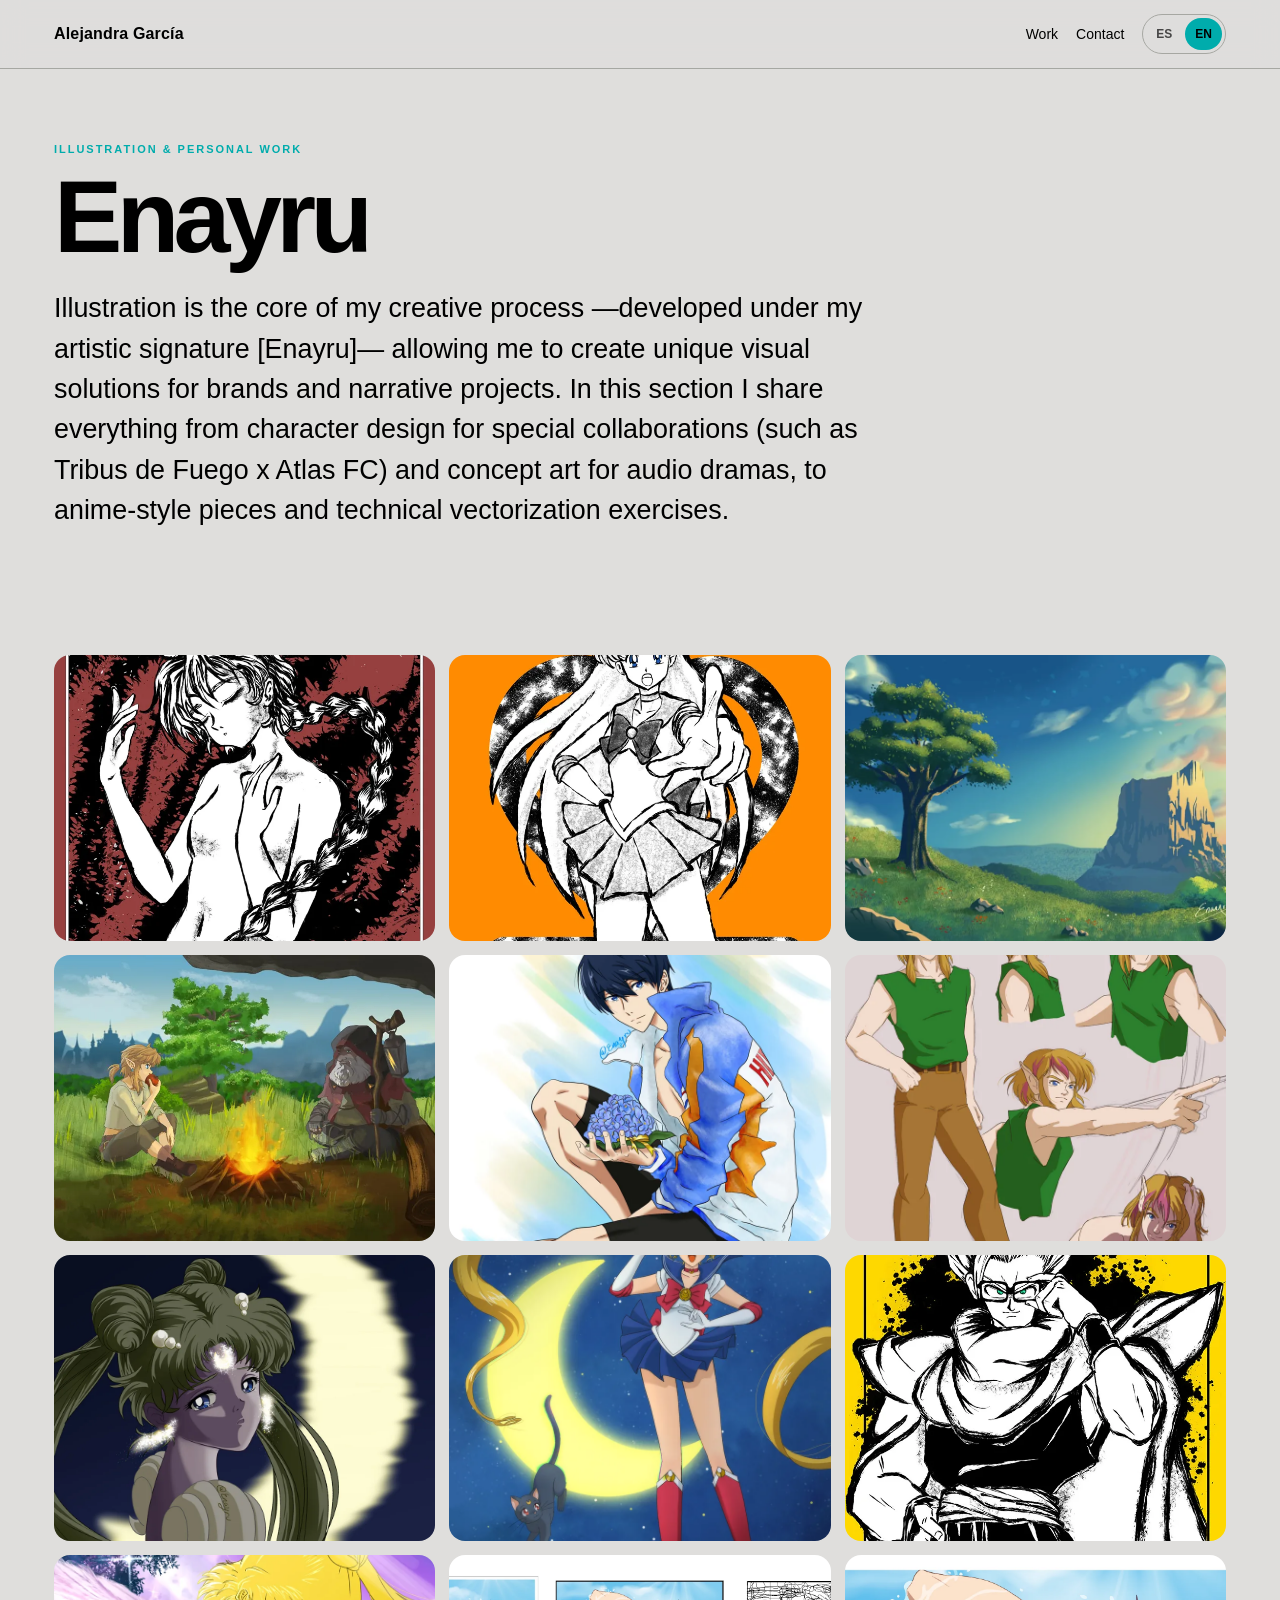
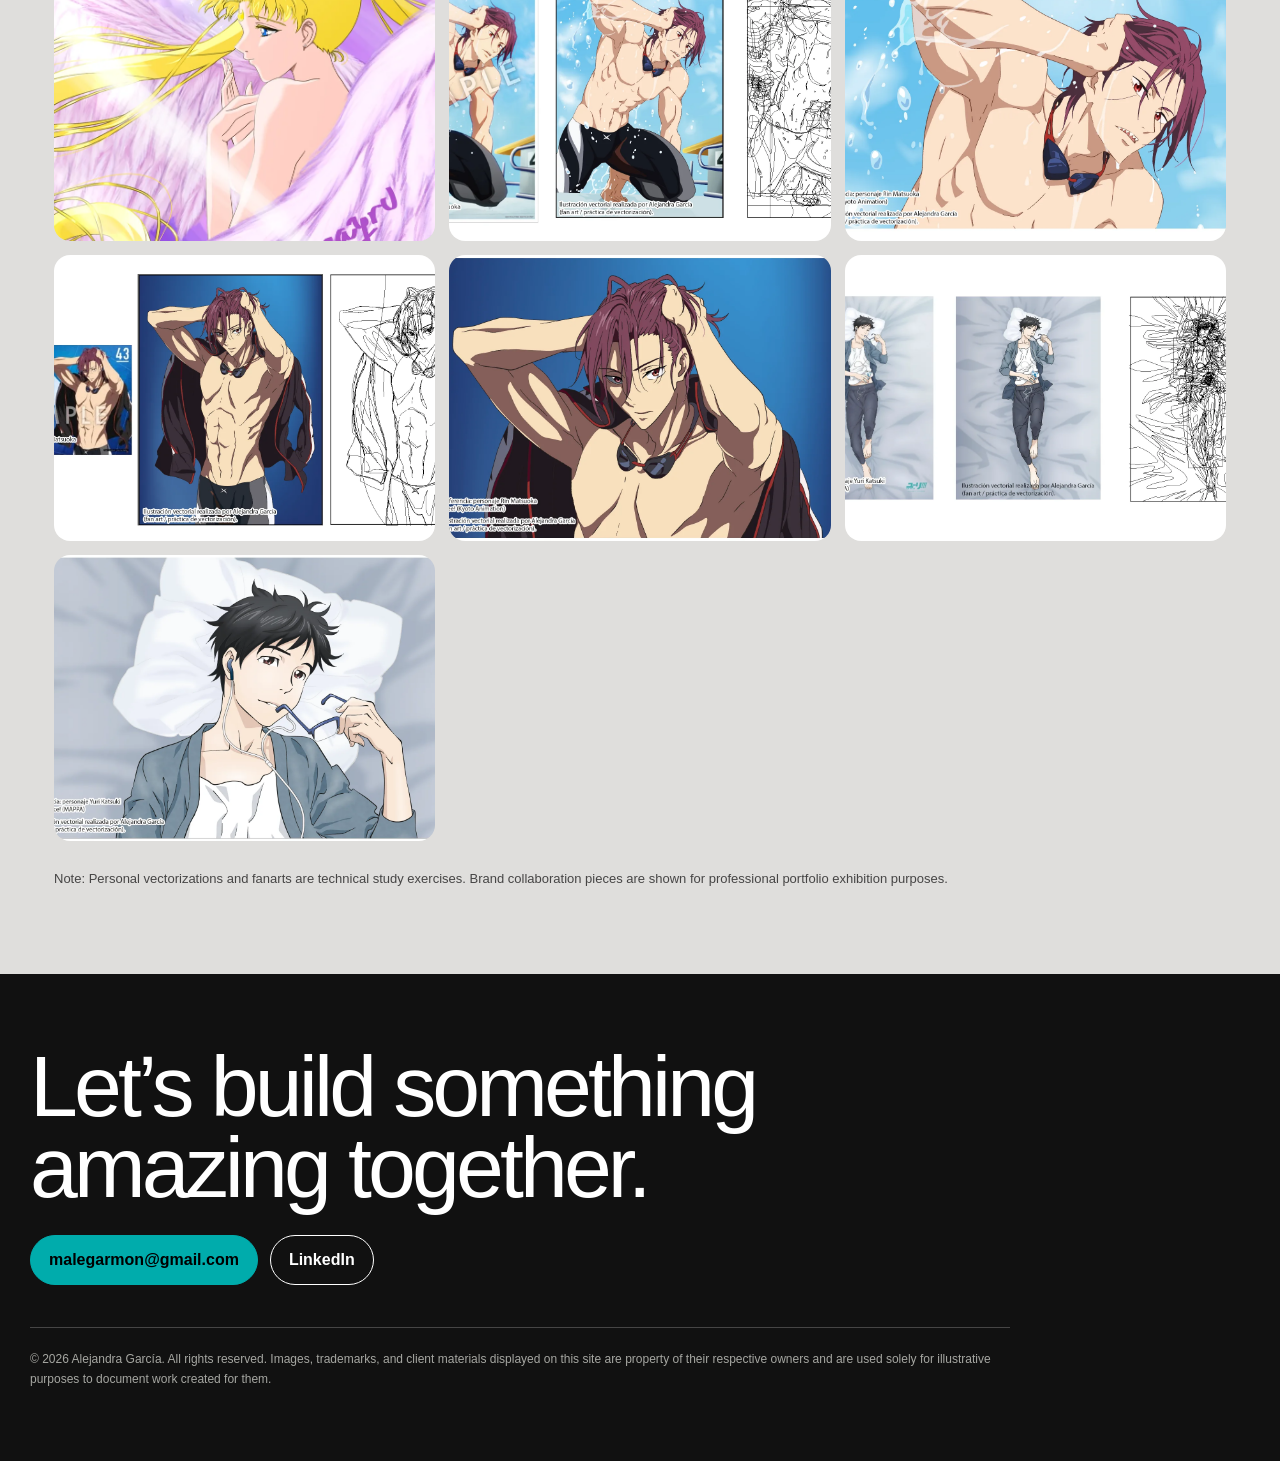
<file: illustration.html>
<!DOCTYPE html>

<html lang="es"><head><meta charset="utf-8"/><meta content="width=device-width,initial-scale=1" name="viewport"/><title>Illustration — Alejandra García</title><meta content="Portfolio de Alejandra García" name="description"/><link href="styles.css" rel="stylesheet"/></head><body><header class="site-header"><nav class="nav"><a class="brand" href="index.html">Alejandra García</a><div class="nav-right"><div class="nav-links"><a data-en="Work" data-es="Trabajo" href="index.html#work">Trabajo</a><a data-en="Contact" data-es="Contacto" href="contact.html">Contacto</a></div><div aria-label="Language selector" class="lang-switch"><button class="lang-btn" data-lang="es" type="button">ES</button><button class="lang-btn" data-lang="en" type="button">EN</button></div></div></nav></header><main><section class="page-head"><div class="eyebrow">Illustration &amp; Personal Work</div><h1>Enayru</h1><p class="lead" data-en="Illustration is the core of my creative process —developed under my artistic signature [Enayru]— allowing me to create unique visual solutions for brands and narrative projects. In this section I share everything from character design for special collaborations (such as Tribus de Fuego x Atlas FC) and concept art for audio dramas, to anime-style pieces and technical vectorization exercises." data-es="La ilustración es el núcleo de mi proceso creativo —desarrollada bajo mi firma artística [Enayru]— permitiéndome crear soluciones visuales únicas para marcas y proyectos narrativos. En esta sección comparto desde el diseño de personajes para colaboraciones especiales (como Tribus de Fuego x Atlas FC) y arte conceptual para audiodramas, hasta piezas de estilo anime y ejercicios técnicos de vectorización.">La ilustración es el núcleo de mi proceso creativo —desarrollada bajo mi firma artística [Enayru]— permitiéndome crear soluciones visuales únicas para marcas y proyectos narrativos. En esta sección comparto desde el diseño de personajes para colaboraciones especiales (como Tribus de Fuego x Atlas FC) y arte conceptual para audiodramas, hasta piezas de estilo anime y ejercicios técnicos de vectorización.</p></section><section class="section"><div class="media-grid"><button class="media-card" data-caption="Illustration · Enayru" data-lightbox="assets/illustration/general/01.webp" type="button"><img alt="Illustration · Enayru" loading="lazy" src="assets/illustration/general/01.webp"/></button><button class="media-card" data-caption="Illustration · Enayru" data-lightbox="assets/illustration/general/02.webp" type="button"><img alt="Illustration · Enayru" loading="lazy" src="assets/illustration/general/02.webp"/></button><button class="media-card" data-caption="Illustration · Enayru" data-lightbox="assets/illustration/general/03.webp" type="button"><img alt="Illustration · Enayru" loading="lazy" src="assets/illustration/general/03.webp"/></button><button class="media-card" data-caption="Illustration · Enayru" data-lightbox="assets/illustration/general/04.webp" type="button"><img alt="Illustration · Enayru" loading="lazy" src="assets/illustration/general/04.webp"/></button><button class="media-card" data-caption="Illustration · Enayru" data-lightbox="assets/illustration/general/05.webp" type="button"><img alt="Illustration · Enayru" loading="lazy" src="assets/illustration/general/05.webp"/></button><button class="media-card" data-caption="Illustration · Enayru" data-lightbox="assets/illustration/general/06.webp" type="button"><img alt="Illustration · Enayru" loading="lazy" src="assets/illustration/general/06.webp"/></button><button class="media-card" data-caption="Illustration · Enayru" data-lightbox="assets/illustration/general/07.webp" type="button"><img alt="Illustration · Enayru" loading="lazy" src="assets/illustration/general/07.webp"/></button><button class="media-card" data-caption="Illustration · Enayru" data-lightbox="assets/illustration/general/08.webp" type="button"><img alt="Illustration · Enayru" loading="lazy" src="assets/illustration/general/08.webp"/></button><button class="media-card" data-caption="Illustration · Enayru" data-lightbox="assets/illustration/general/09.webp" type="button"><img alt="Illustration · Enayru" loading="lazy" src="assets/illustration/general/09.webp"/></button><button class="media-card" data-caption="Illustration · Enayru" data-lightbox="assets/illustration/general/10.webp" type="button"><img alt="Illustration · Enayru" loading="lazy" src="assets/illustration/general/10.webp"/></button><button class="media-card" data-caption="Illustration · Enayru" data-lightbox="assets/illustration/general/rin-alberca.webp" type="button"><img alt="Illustration · Enayru" loading="lazy" src="assets/illustration/general/rin-alberca.webp"/></button><button class="media-card" data-caption="Illustration · Enayru" data-lightbox="assets/illustration/general/rin-alberca2.webp" type="button"><img alt="Illustration · Enayru" loading="lazy" src="assets/illustration/general/rin-alberca2.webp"/></button><button class="media-card" data-caption="Illustration · Enayru" data-lightbox="assets/illustration/general/rin-deep.webp" type="button"><img alt="Illustration · Enayru" loading="lazy" src="assets/illustration/general/rin-deep.webp"/></button><button class="media-card" data-caption="Illustration · Enayru" data-lightbox="assets/illustration/general/rin-deep2.webp" type="button"><img alt="Illustration · Enayru" loading="lazy" src="assets/illustration/general/rin-deep2.webp"/></button><button class="media-card" data-caption="Illustration · Enayru" data-lightbox="assets/illustration/general/yuri.webp" type="button"><img alt="Illustration · Enayru" loading="lazy" src="assets/illustration/general/yuri.webp"/></button><button class="media-card" data-caption="Illustration · Enayru" data-lightbox="assets/illustration/general/yuri2.webp" type="button"><img alt="Illustration · Enayru" loading="lazy" src="assets/illustration/general/yuri2.webp"/></button></div><p class="small" data-en="Note: Personal vectorizations and fanarts are technical study exercises. Brand collaboration pieces are shown for professional portfolio exhibition purposes." data-es="Nota: Las vectorizaciones y fanarts personales son ejercicios de estudio técnico. Las piezas de colaboración de marca se muestran con fines de exhibición de portafolio profesional.">Nota: Las vectorizaciones y fanarts personales son ejercicios de estudio técnico. Las piezas de colaboración de marca se muestran con fines de exhibición de portafolio profesional.</p></section></main><footer class="footer"><div class="inner"><div class="contact-big" data-en="Let’s build something amazing together." data-es="Construyamos algo increíble juntos.">Construyamos algo increíble juntos.</div><div class="cta-row"><a class="btn primary" href="mailto:malegarmon@gmail.com">malegarmon@gmail.com</a><a class="btn" href="https://www.linkedin.com/in/maalejandragarciamon004/" rel="noopener" target="_blank">LinkedIn</a></div><div class="legal-note" data-en="© 2026 Alejandra García. All rights reserved. Images, trademarks, and client materials displayed on this site are property of their respective owners and are used solely for illustrative purposes to document work created for them." data-es="© 2026 Alejandra García. Todos los derechos reservados. Las imágenes, marcas y materiales de clientes mostrados en este sitio son propiedad de sus respectivos titulares y se utilizan únicamente con fines ilustrativos para documentar el trabajo realizado para ellos.">© 2026 Alejandra García. Todos los derechos reservados. Las imágenes, marcas y materiales de clientes mostrados en este sitio son propiedad de sus respectivos titulares y se utilizan únicamente con fines ilustrativos para documentar el trabajo realizado para ellos.</div></div></footer><div aria-hidden="true" class="lightbox" id="lightbox"><button aria-label="Cerrar" class="lightbox-close">×</button><img alt=""/><div class="lightbox-caption"></div></div><script src="script.js"></script></body></html>
</file>
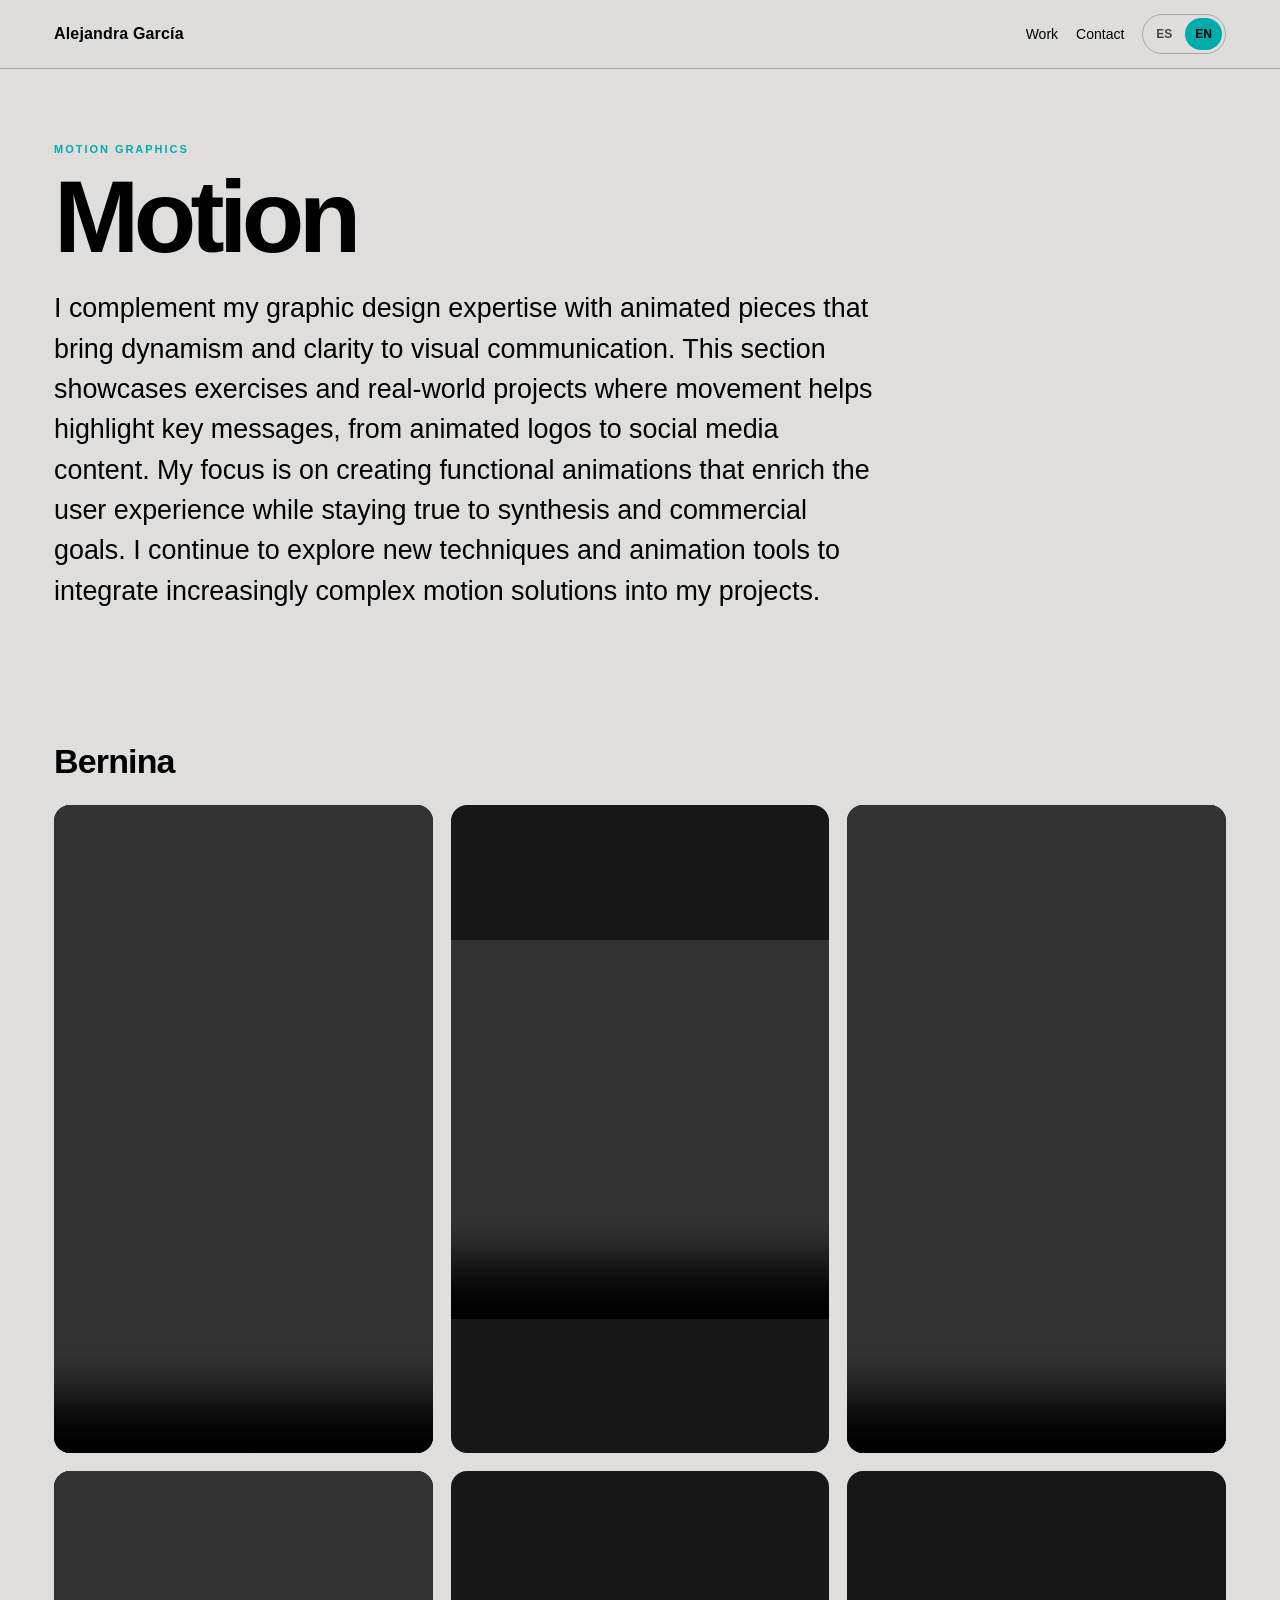
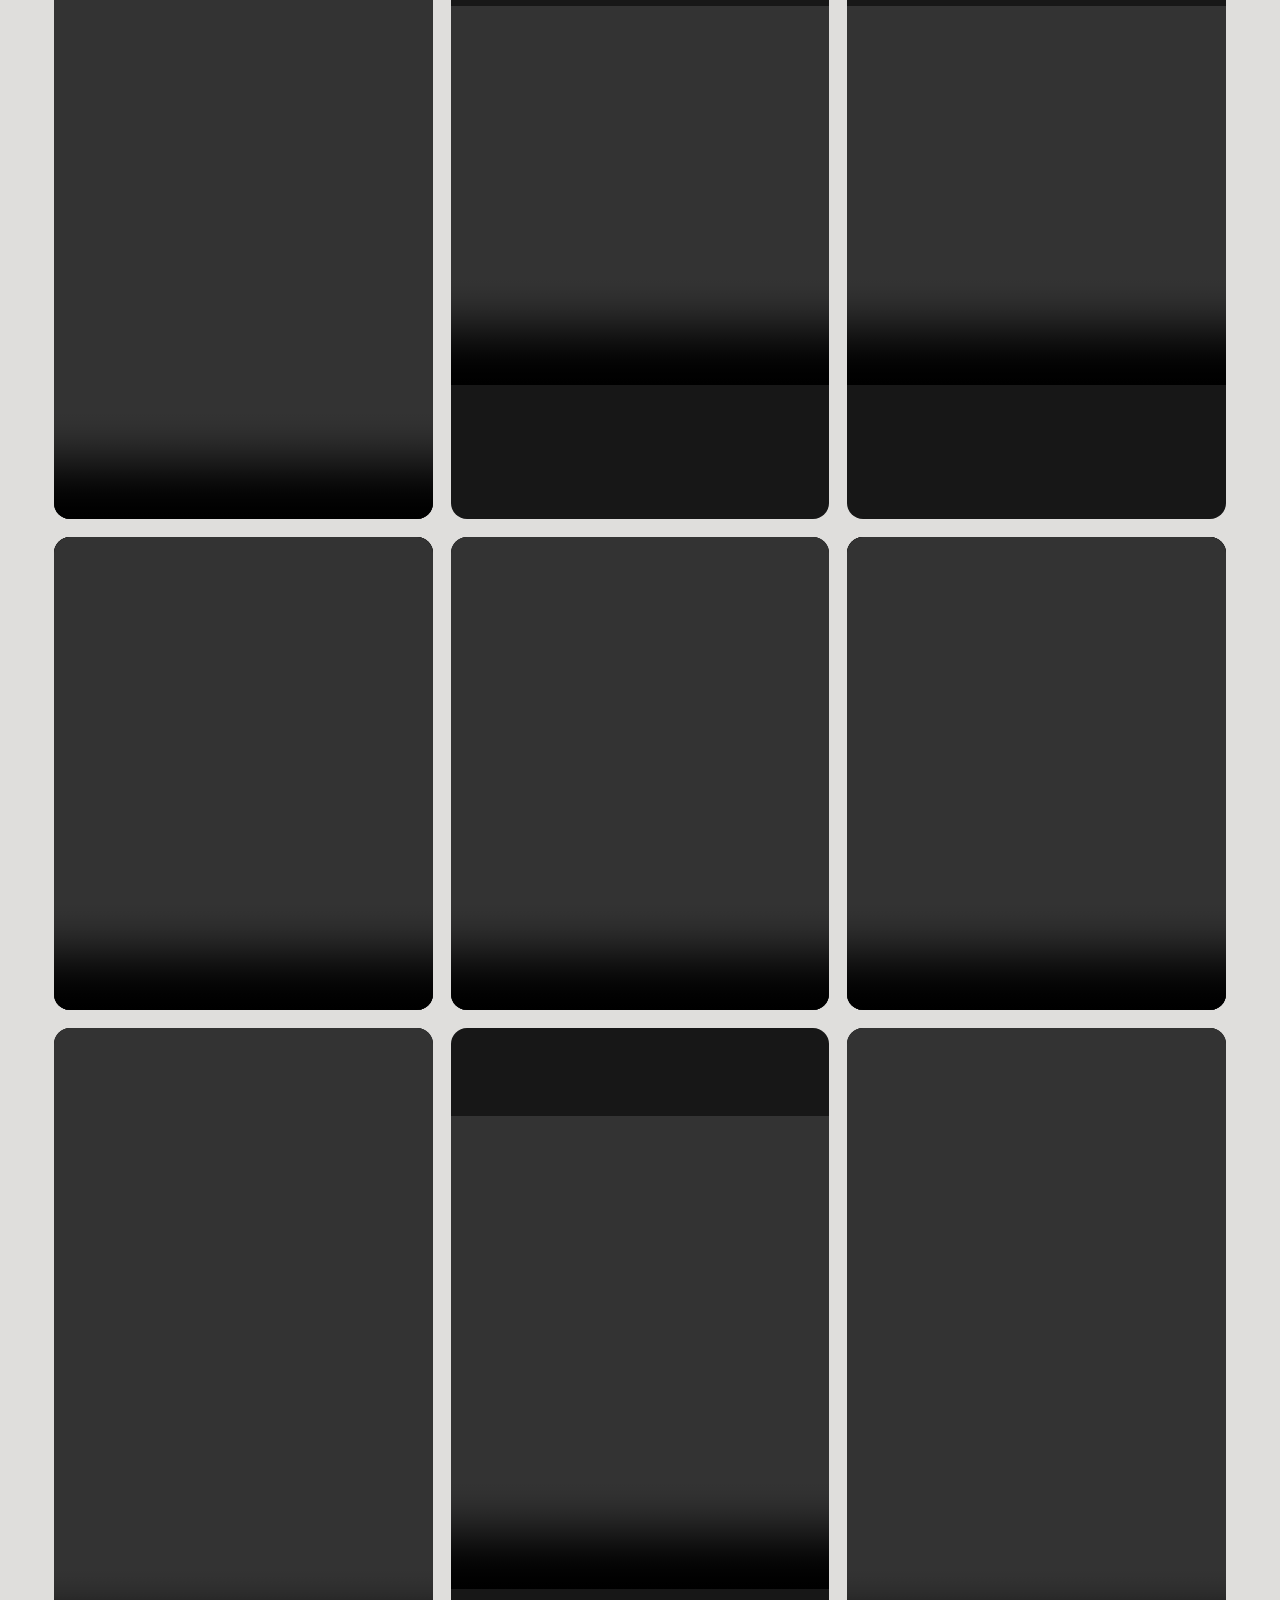
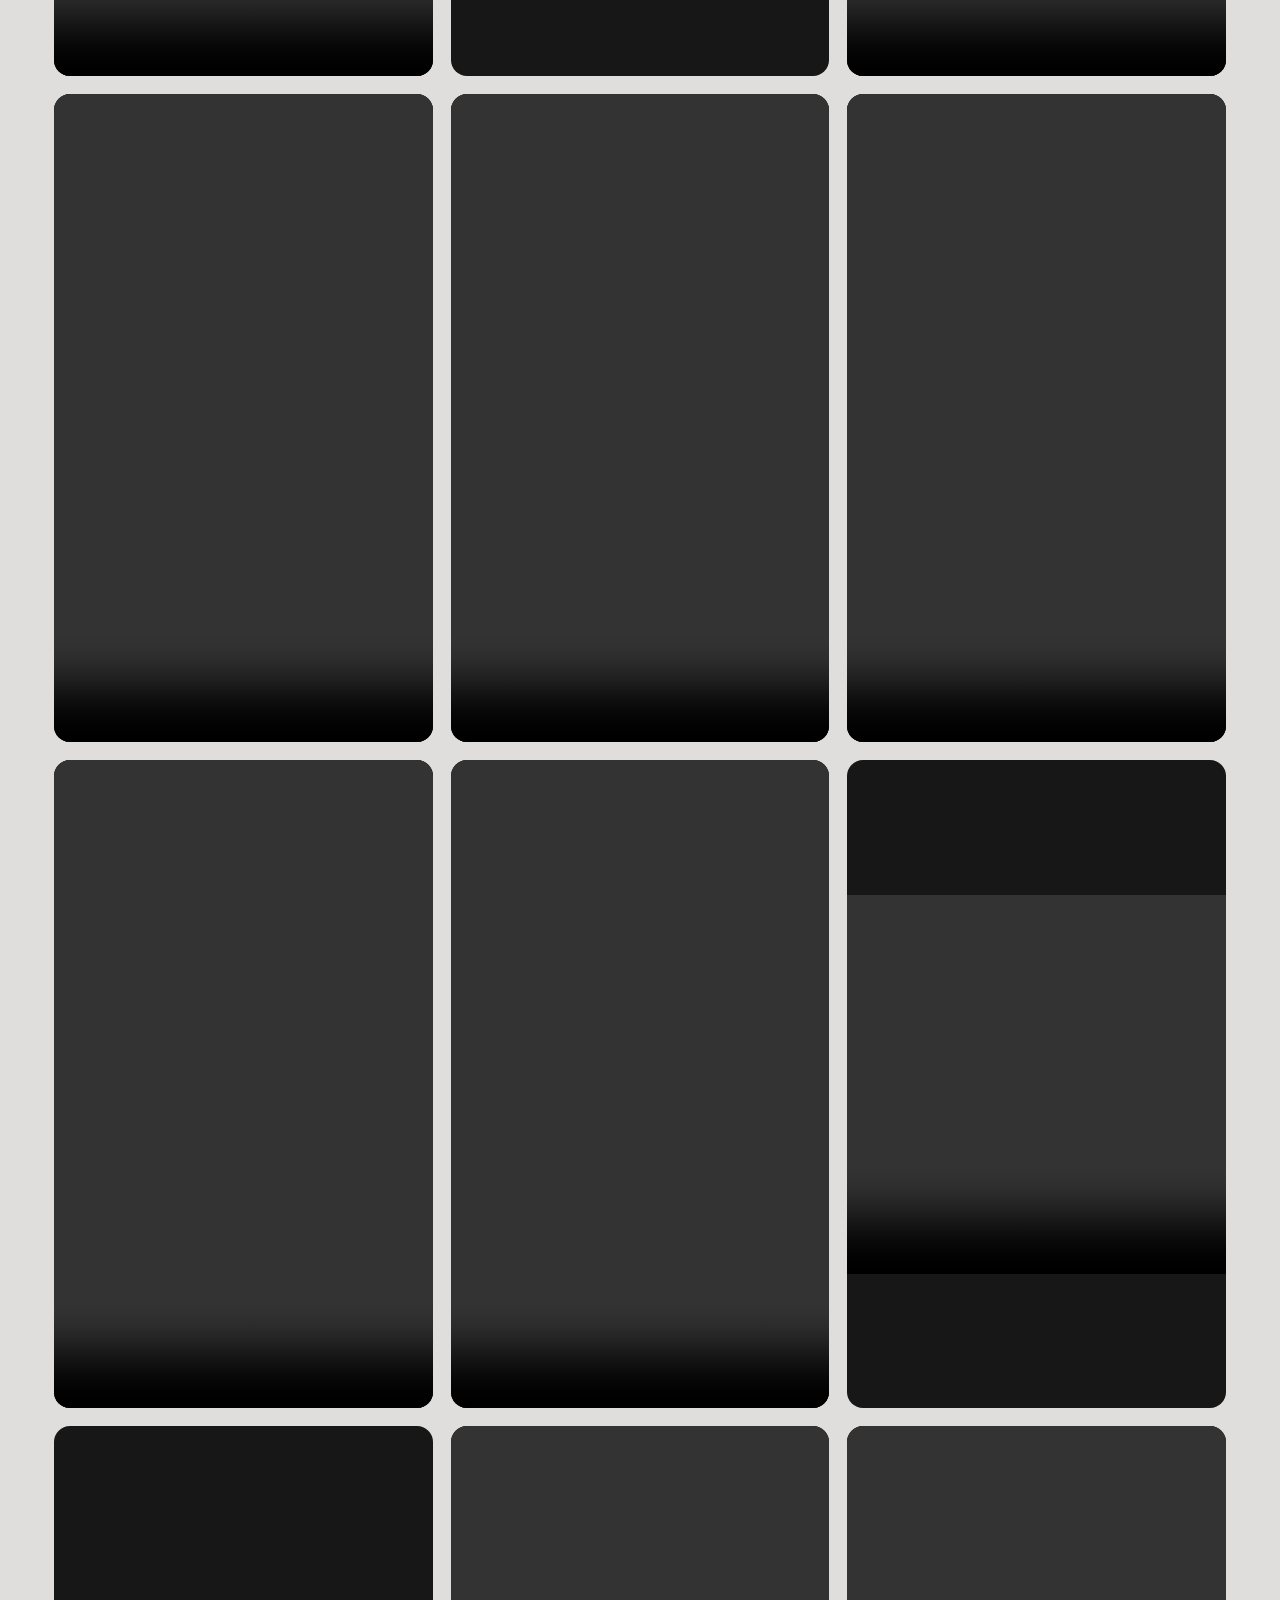
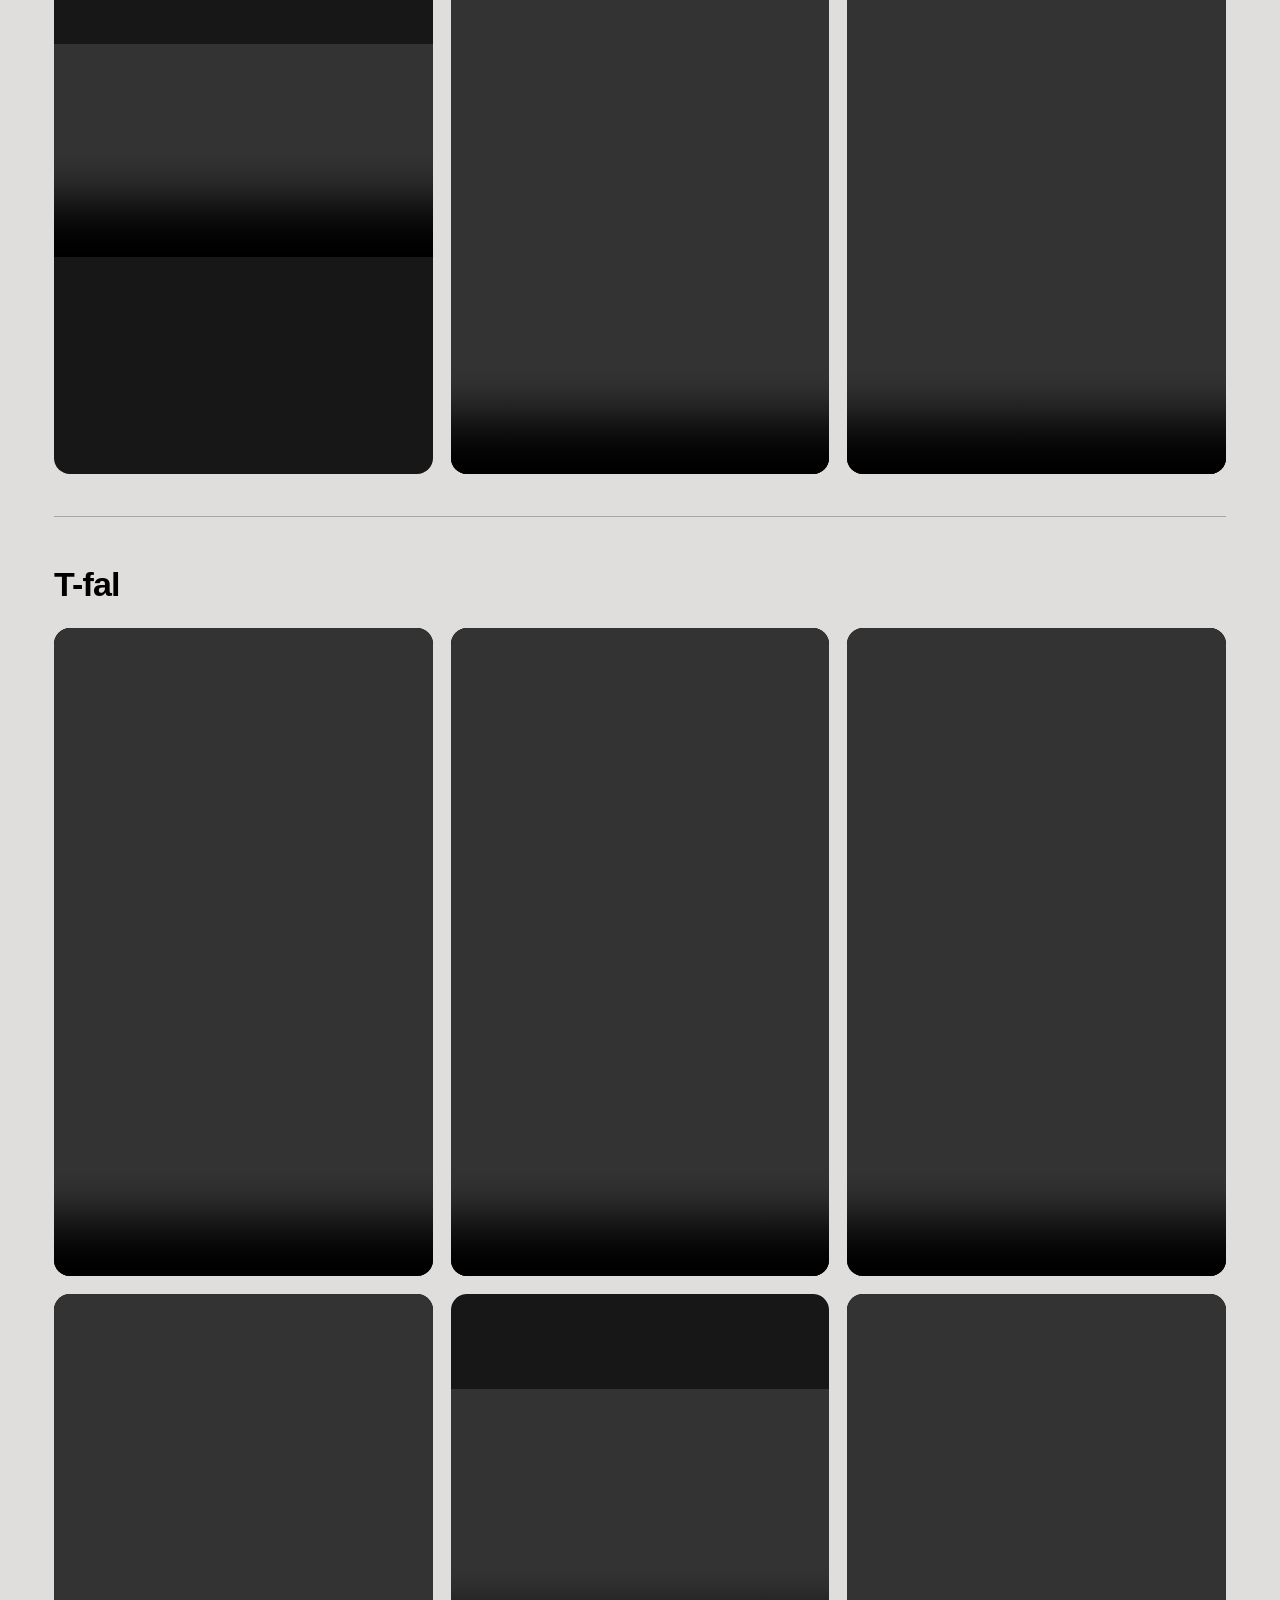
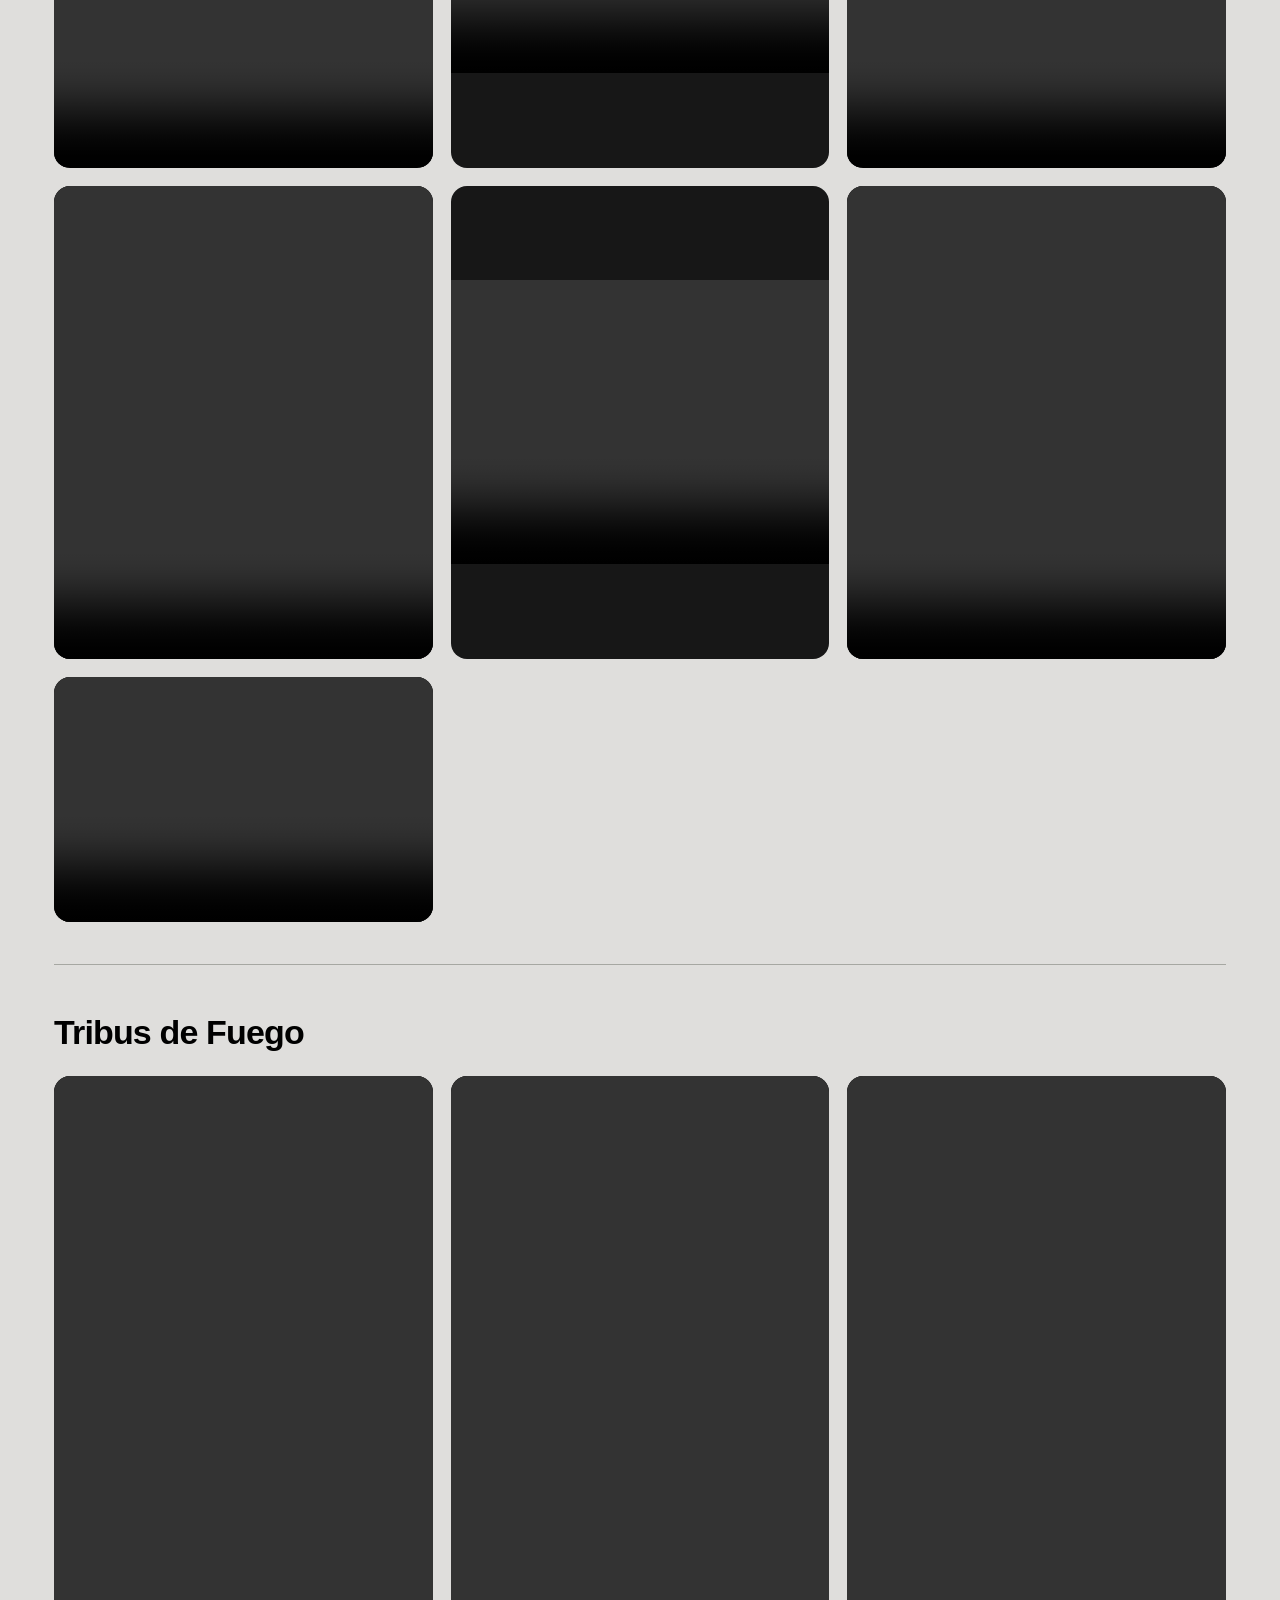
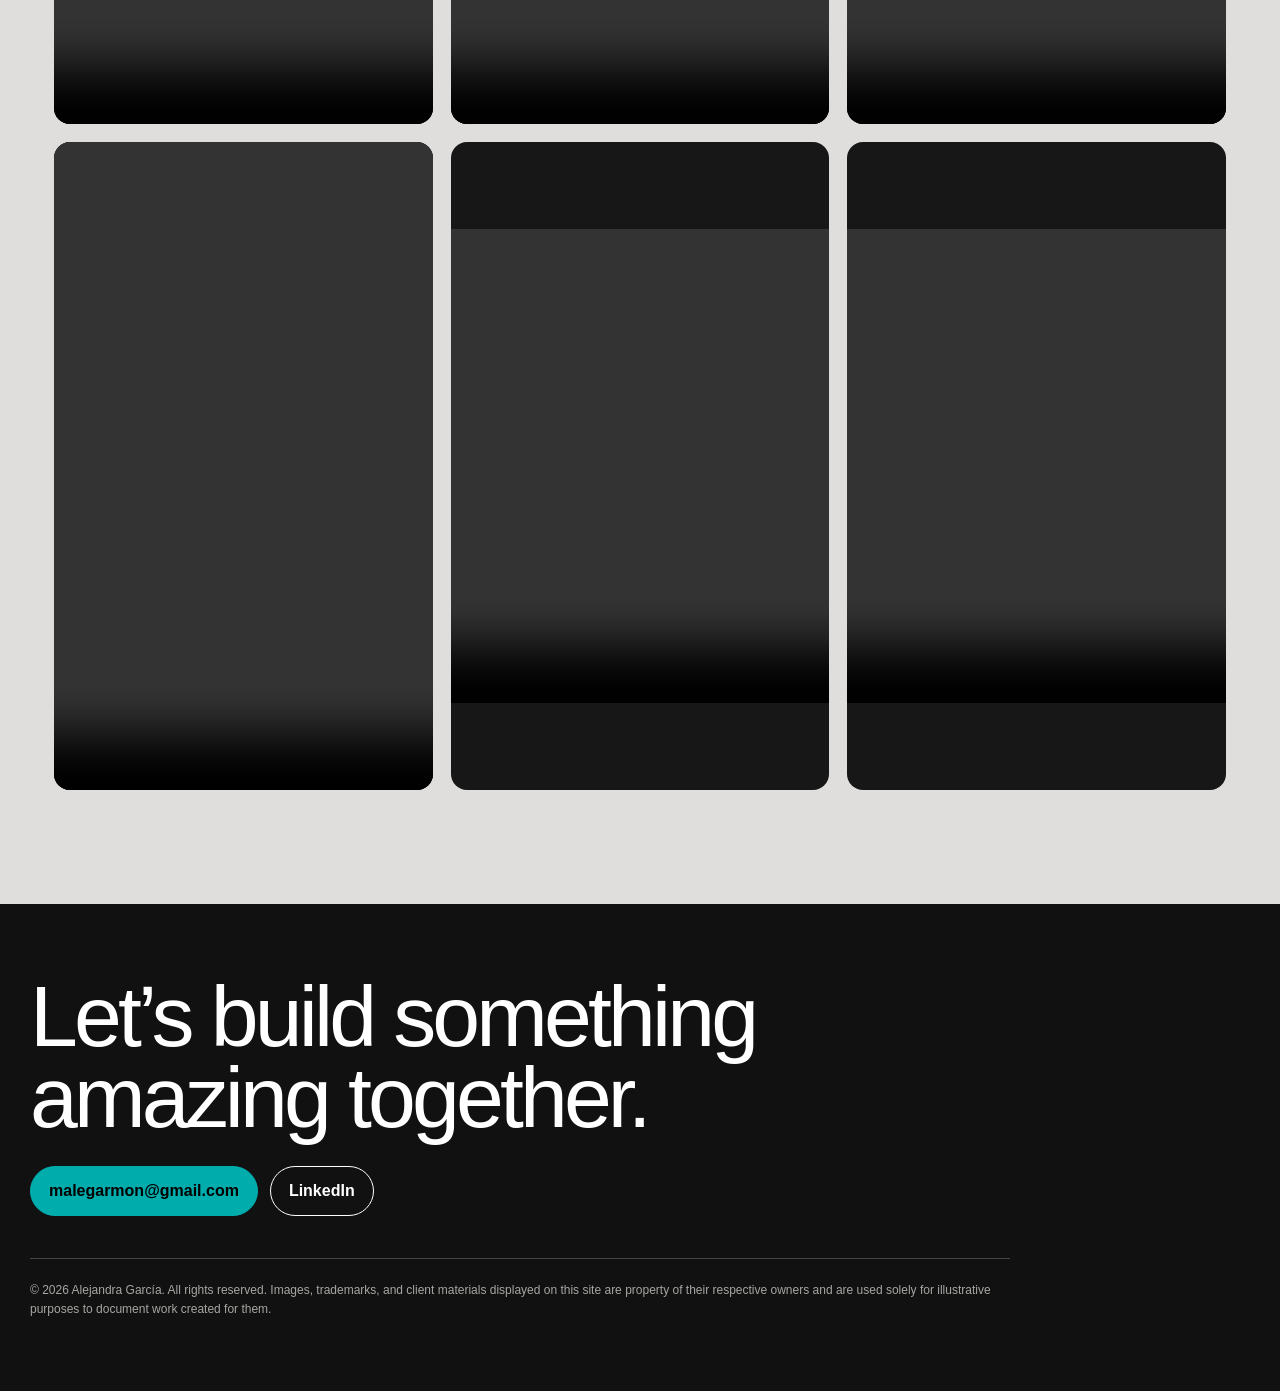
<file: motion.html>
<!DOCTYPE html>

<html lang="es"><head><meta charset="utf-8"/><meta content="width=device-width,initial-scale=1" name="viewport"/><title>Motion Graphics — Alejandra García</title><meta content="Portfolio de Alejandra García" name="description"/><link href="styles.css" rel="stylesheet"/></head><body><header class="site-header"><nav class="nav"><a class="brand" href="index.html">Alejandra García</a><div class="nav-right"><div class="nav-links"><a data-en="Work" data-es="Trabajo" href="index.html#work">Trabajo</a><a data-en="Contact" data-es="Contacto" href="contact.html">Contacto</a></div><div aria-label="Language selector" class="lang-switch"><button class="lang-btn" data-lang="es" type="button">ES</button><button class="lang-btn" data-lang="en" type="button">EN</button></div></div></nav></header><main><section class="page-head"><div class="eyebrow">Motion Graphics</div><h1>Motion</h1><p class="lead" data-en="I complement my graphic design expertise with animated pieces that bring dynamism and clarity to visual communication. This section showcases exercises and real-world projects where movement helps highlight key messages, from animated logos to social media content. My focus is on creating functional animations that enrich the user experience while staying true to synthesis and commercial goals. I continue to explore new techniques and animation tools to integrate increasingly complex motion solutions into my projects." data-es="Complemento mi experiencia en diseño gráfico con piezas animadas que aportan dinamismo y claridad a la comunicación visual. En esta sección presento ejercicios y proyectos reales donde el movimiento ayuda a resaltar mensajes clave, desde logotipos animados hasta contenido para redes sociales. Mi enfoque es la creación de animaciones funcionales que enriquecen la experiencia del usuario sin perder de vista la síntesis y el objetivo comercial. Sigo explorando nuevas técnicas y herramientas de animación para integrar soluciones de movimiento cada vez más complejas en mis proyectos.">Complemento mi experiencia en diseño gráfico con piezas animadas que aportan dinamismo y claridad a la comunicación visual. En esta sección presento ejercicios y proyectos reales donde el movimiento ayuda a resaltar mensajes clave, desde logotipos animados hasta contenido para redes sociales. Mi enfoque es la creación de animaciones funcionales que enriquecen la experiencia del usuario sin perder de vista la síntesis y el objetivo comercial. Sigo explorando nuevas técnicas y herramientas de animación para integrar soluciones de movimiento cada vez más complejas en mis proyectos.</p></section><section class="section"><section class="project-block"><h3>Bernina</h3><div class="video-grid"><figure class="video-card ratio-portrait"><video aria-label="Bernina motion piece" controls="" playsinline="" preload="metadata"><source src="assets/motion/04-bernina-octubre-9x16.mp4" type="video/mp4"/></video></figure><figure class="video-card ratio-square"><video aria-label="Bernina motion piece" controls="" playsinline="" preload="metadata"><source src="assets/motion/06-bernina-agosto-1x1.mp4" type="video/mp4"/></video></figure><figure class="video-card ratio-portrait"><video aria-label="Bernina motion piece" controls="" playsinline="" preload="metadata"><source src="assets/motion/12-bernina-marzo-9x16.mp4" type="video/mp4"/></video></figure><figure class="video-card ratio-portrait"><video aria-label="Bernina motion piece" controls="" playsinline="" preload="metadata"><source src="assets/motion/13-bernina-febrero-9x16.mp4" type="video/mp4"/></video></figure><figure class="video-card ratio-square"><video aria-label="Bernina motion piece" controls="" playsinline="" preload="metadata"><source src="assets/motion/15-bernina-febrero-1x1.mp4" type="video/mp4"/></video></figure><figure class="video-card ratio-square"><video aria-label="Bernina motion piece" controls="" playsinline="" preload="metadata"><source src="assets/motion/17-bernina-marzo-1x1.mp4" type="video/mp4"/></video></figure><figure class="video-card ratio-four-five"><video aria-label="Bernina motion piece" controls="" playsinline="" preload="metadata"><source src="assets/motion/19-bernina-agosto-4x5.mp4" type="video/mp4"/></video></figure><figure class="video-card ratio-four-five"><video aria-label="Bernina motion piece" controls="" playsinline="" preload="metadata"><source src="assets/motion/27-bernina-abril-4x5.mp4" type="video/mp4"/></video></figure><figure class="video-card ratio-four-five"><video aria-label="Bernina motion piece" controls="" playsinline="" preload="metadata"><source src="assets/motion/29-bernina-diciembre-4x5.mp4" type="video/mp4"/></video></figure><figure class="video-card ratio-portrait"><video aria-label="Bernina motion piece" controls="" playsinline="" preload="metadata"><source src="assets/motion/29-bernina-junio-9x16.mp4" type="video/mp4"/></video></figure><figure class="video-card ratio-four-five"><video aria-label="Bernina motion piece" controls="" playsinline="" preload="metadata"><source src="assets/motion/31-bernina-diciembre-4-5-1.mp4" type="video/mp4"/></video></figure><figure class="video-card ratio-portrait"><video aria-label="Bernina motion piece" controls="" playsinline="" preload="metadata"><source src="assets/motion/bernina-plananual-alnatural-tiktok-9x16.mp4" type="video/mp4"/></video></figure><figure class="video-card ratio-portrait"><video aria-label="Bernina motion piece" controls="" playsinline="" preload="metadata"><source src="assets/motion/bernina-plananual-dejandohuella-story-9x16.mp4" type="video/mp4"/></video></figure><figure class="video-card ratio-portrait"><video aria-label="Bernina motion piece" controls="" playsinline="" preload="metadata"><source src="assets/motion/bernina-plananual-tumomento-tiktok-9x16.mp4" type="video/mp4"/></video></figure><figure class="video-card ratio-portrait"><video aria-label="Bernina motion piece" controls="" playsinline="" preload="metadata"><source src="assets/motion/motion-bernina-01.mp4" type="video/mp4"/></video></figure><figure class="video-card ratio-portrait"><video aria-label="Bernina motion piece" controls="" playsinline="" preload="metadata"><source src="assets/motion/motion-bernina-02.mp4" type="video/mp4"/></video></figure><figure class="video-card ratio-portrait"><video aria-label="Bernina motion piece" controls="" playsinline="" preload="metadata"><source src="assets/motion/motion-bernina-03.mp4" type="video/mp4"/></video></figure><figure class="video-card ratio-square"><video aria-label="Bernina motion piece" controls="" playsinline="" preload="metadata"><source src="assets/motion/2bxn24g3qev-576.mp4" type="video/mp4"/></video></figure><figure class="video-card ratio-landscape"><video aria-label="Bernina motion piece" controls="" playsinline="" preload="metadata"><source src="assets/motion/bna-tgm-invitacion-pantalla-16x9-v6-rojo-5.mp4" type="video/mp4"/></video></figure><figure class="video-card ratio-portrait"><video aria-label="Bernina motion piece" controls="" playsinline="" preload="metadata"><source src="assets/motion/ssanvwpnpjk-576.mp4" type="video/mp4"/></video></figure><figure class="video-card ratio-portrait"><video aria-label="Bernina motion piece" controls="" playsinline="" preload="metadata"><source src="assets/motion/tiktok-slide10.mp4" type="video/mp4"/></video></figure></div></section><section class="project-block"><h3>T-fal</h3><div class="video-grid"><figure class="video-card ratio-portrait"><video aria-label="T-fal motion piece" controls="" playsinline="" preload="metadata"><source src="assets/motion/motion-tfal-01.mp4" type="video/mp4"/></video></figure><figure class="video-card ratio-portrait"><video aria-label="T-fal motion piece" controls="" playsinline="" preload="metadata"><source src="assets/motion/motion-tfal-02.mp4" type="video/mp4"/></video></figure><figure class="video-card ratio-portrait"><video aria-label="T-fal motion piece" controls="" playsinline="" preload="metadata"><source src="assets/motion/motion-tfal-03.mp4" type="video/mp4"/></video></figure><figure class="video-card ratio-four-five"><video aria-label="T-fal motion piece" controls="" playsinline="" preload="metadata"><source src="assets/motion/t-fal-abril-cookware-food-c14-vid-4x5.mp4" type="video/mp4"/></video></figure><figure class="video-card ratio-four-three"><video aria-label="T-fal motion piece" controls="" playsinline="" preload="metadata"><source src="assets/motion/t-fal-enero-08-c1consideracion-4x3-video.mp4" type="video/mp4"/></video></figure><figure class="video-card ratio-four-five"><video aria-label="T-fal motion piece" controls="" playsinline="" preload="metadata"><source src="assets/motion/t-fal-enero-13-c1conversion-4x5.mp4" type="video/mp4"/></video></figure><figure class="video-card ratio-four-five"><video aria-label="T-fal motion piece" controls="" playsinline="" preload="metadata"><source src="assets/motion/t-fal-enero-superbowl-03-c2consideracion-vid-4x5.mp4" type="video/mp4"/></video></figure><figure class="video-card ratio-four-three"><video aria-label="T-fal motion piece" controls="" playsinline="" preload="metadata"><source src="assets/motion/t-fal-enero-superbowl-08-c7consideracion-vid-4x3.mp4" type="video/mp4"/></video></figure><figure class="video-card ratio-four-five"><video aria-label="T-fal motion piece" controls="" playsinline="" preload="metadata"><source src="assets/motion/t-fal-enero-superbowl-11-c10consideracion-vid-extra-4x5.mp4" type="video/mp4"/></video></figure><figure class="video-card ratio-demo"><video aria-label="T-fal motion piece" controls="" playsinline="" preload="metadata"><source src="assets/motion/demo.mp4" type="video/mp4"/></video></figure></div></section><section class="project-block"><h3>Tribus de Fuego</h3><div class="video-grid"><figure class="video-card ratio-portrait"><video aria-label="Tribus de Fuego motion piece" controls="" playsinline="" preload="metadata"><source src="assets/motion/logo-tdf-campana-invierno.mp4" type="video/mp4"/></video></figure><figure class="video-card ratio-portrait"><video aria-label="Tribus de Fuego motion piece" controls="" playsinline="" preload="metadata"><source src="assets/motion/motion-tdf-01.mp4" type="video/mp4"/></video></figure><figure class="video-card ratio-portrait"><video aria-label="Tribus de Fuego motion piece" controls="" playsinline="" preload="metadata"><source src="assets/motion/motion-tdf-02.mp4" type="video/mp4"/></video></figure><figure class="video-card ratio-portrait"><video aria-label="Tribus de Fuego motion piece" controls="" playsinline="" preload="metadata"><source src="assets/motion/motion-tdf-03.mp4" type="video/mp4"/></video></figure><figure class="video-card ratio-four-five"><video aria-label="Tribus de Fuego motion piece" controls="" playsinline="" preload="metadata"><source src="assets/motion/mjhfak2tjzi-360.mp4" type="video/mp4"/></video></figure><figure class="video-card ratio-four-five"><video aria-label="Tribus de Fuego motion piece" controls="" playsinline="" preload="metadata"><source src="assets/motion/ukxebgpwpdn-360.mp4" type="video/mp4"/></video></figure></div></section></section></main><footer class="footer"><div class="inner"><div class="contact-big" data-en="Let’s build something amazing together." data-es="Construyamos algo increíble juntos.">Construyamos algo increíble juntos.</div><div class="cta-row"><a class="btn primary" href="mailto:malegarmon@gmail.com">malegarmon@gmail.com</a><a class="btn" href="https://www.linkedin.com/in/maalejandragarciamon004/" rel="noopener" target="_blank">LinkedIn</a></div><div class="legal-note" data-en="© 2026 Alejandra García. All rights reserved. Images, trademarks, and client materials displayed on this site are property of their respective owners and are used solely for illustrative purposes to document work created for them." data-es="© 2026 Alejandra García. Todos los derechos reservados. Las imágenes, marcas y materiales de clientes mostrados en este sitio son propiedad de sus respectivos titulares y se utilizan únicamente con fines ilustrativos para documentar el trabajo realizado para ellos.">© 2026 Alejandra García. Todos los derechos reservados. Las imágenes, marcas y materiales de clientes mostrados en este sitio son propiedad de sus respectivos titulares y se utilizan únicamente con fines ilustrativos para documentar el trabajo realizado para ellos.</div></div></footer><div aria-hidden="true" class="lightbox" id="lightbox"><button aria-label="Cerrar" class="lightbox-close">×</button><img alt=""/><div class="lightbox-caption"></div></div><script src="script.js"></script></body></html>
</file>
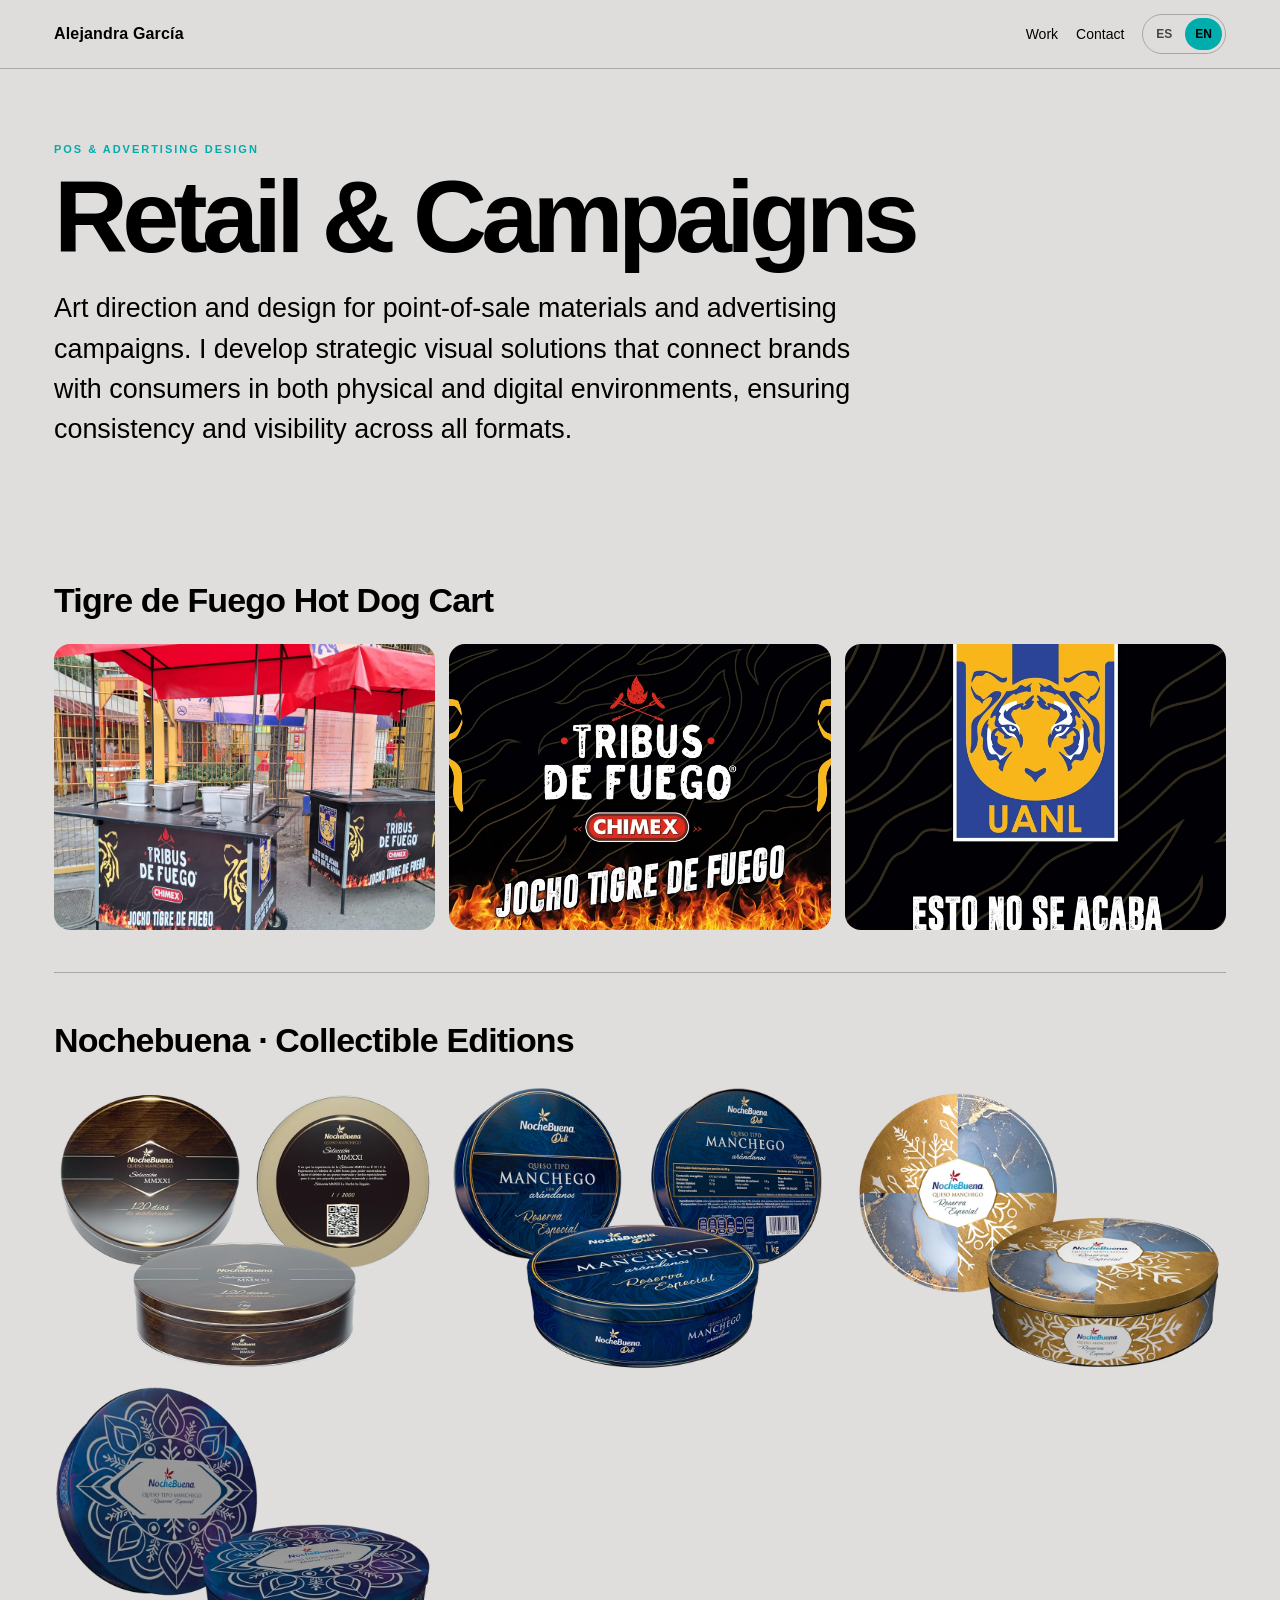
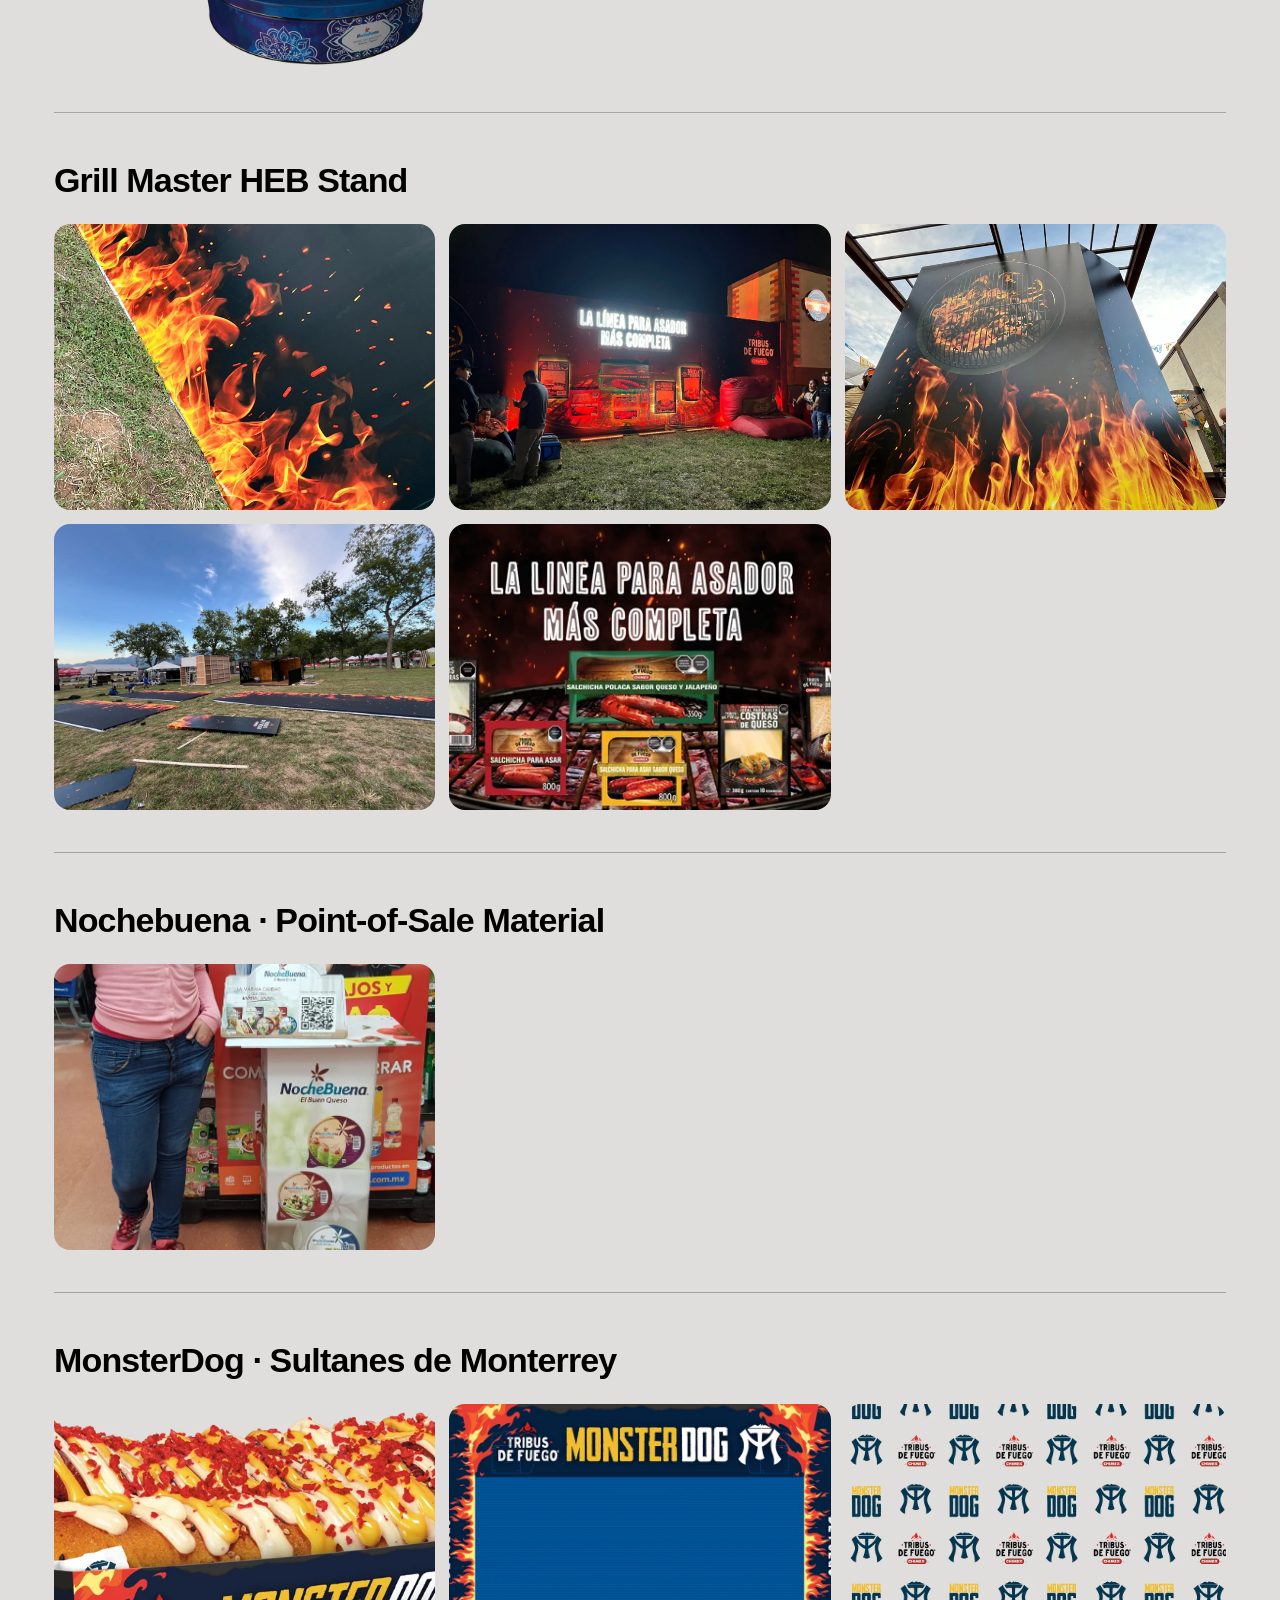
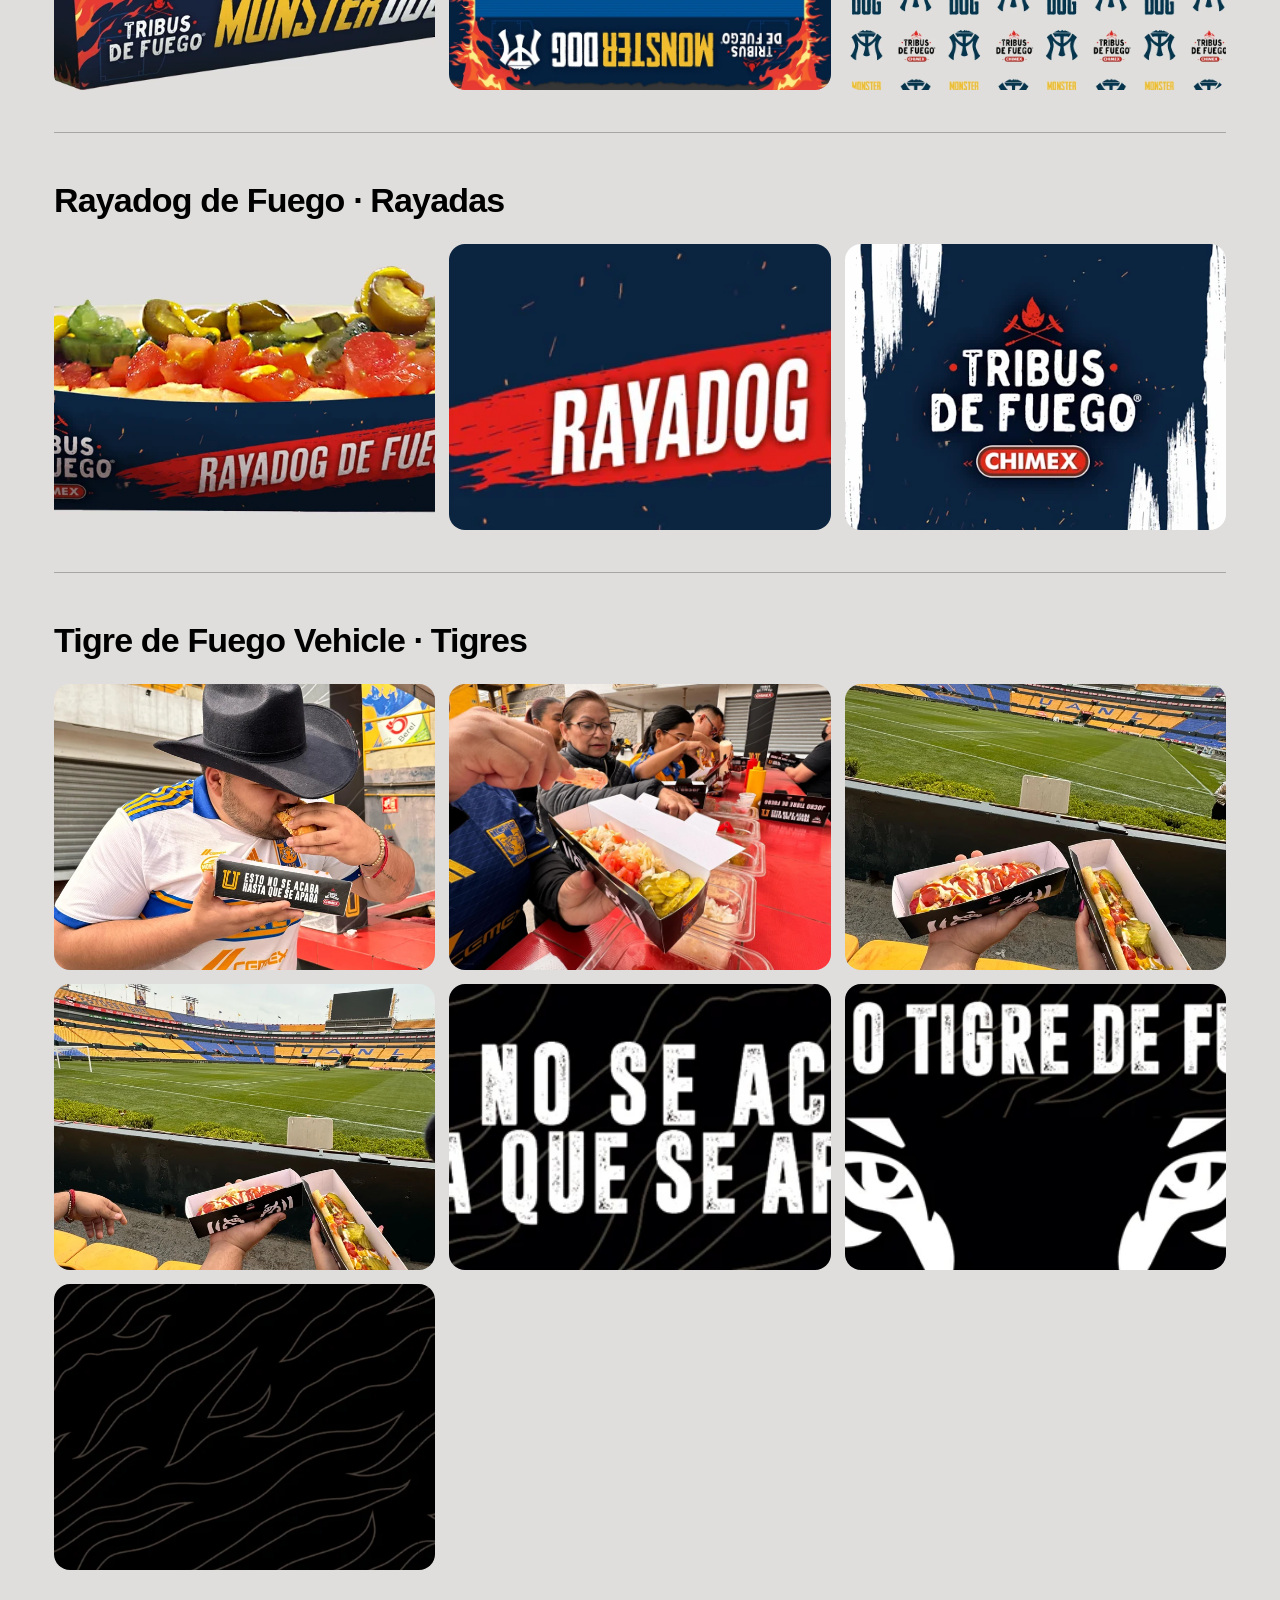
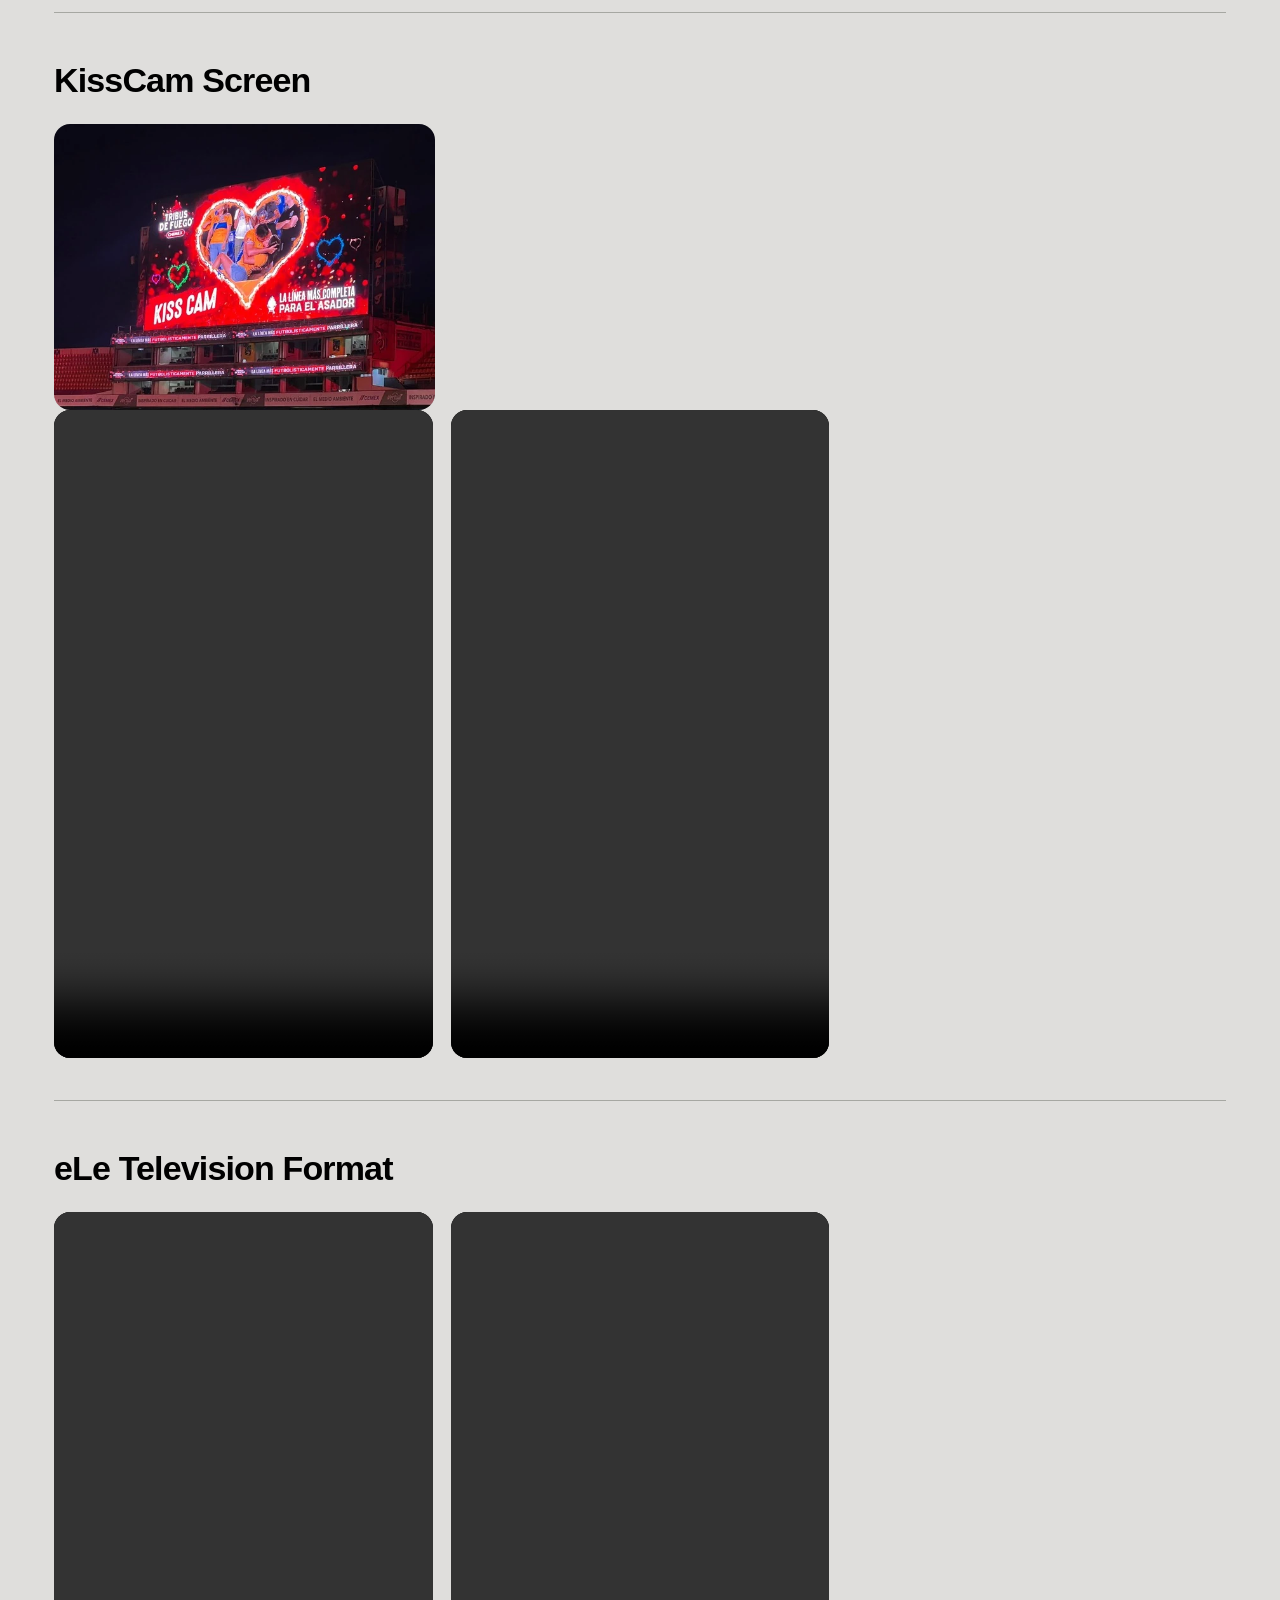
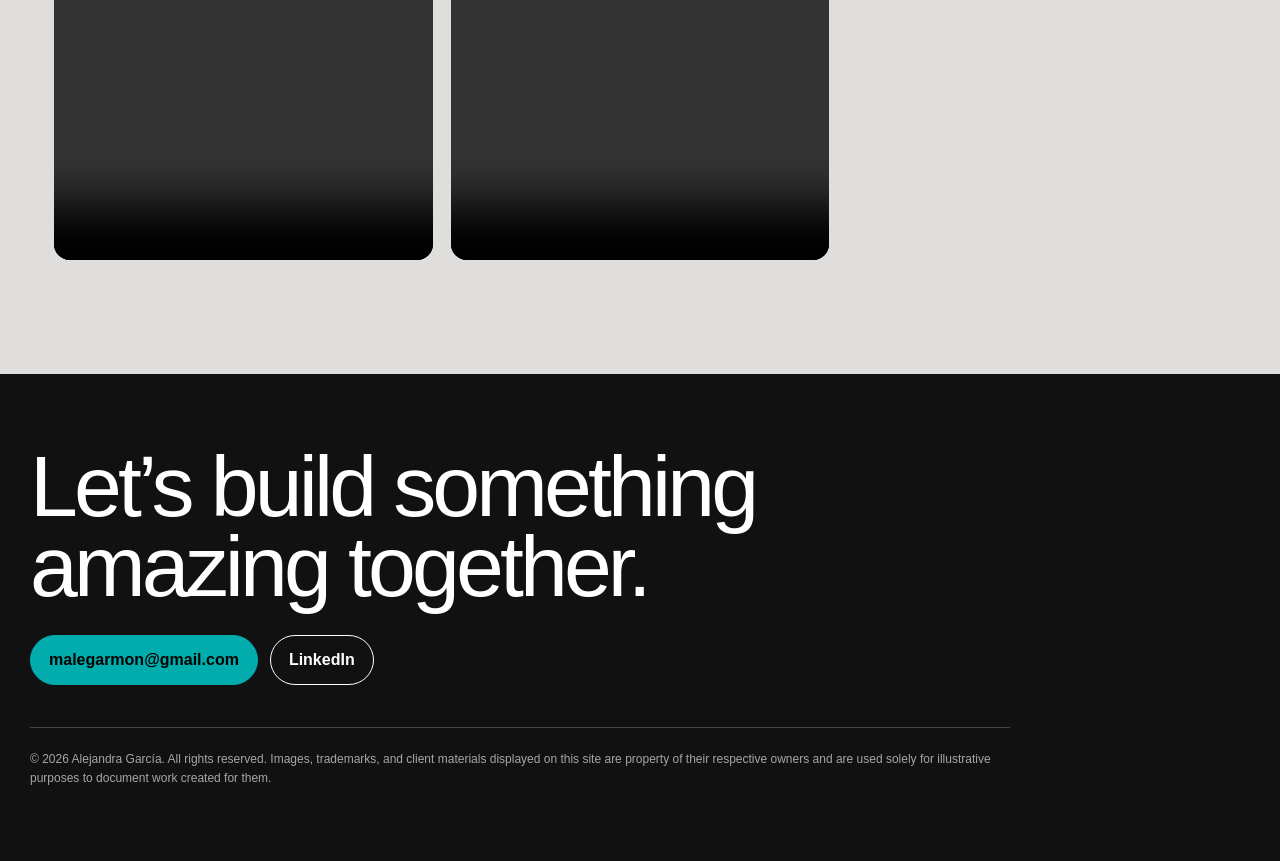
<file: pos.html>
<!DOCTYPE html>

<html lang="es"><head><meta charset="utf-8"/><meta content="width=device-width,initial-scale=1" name="viewport"/><title>PoS &amp; Advertising — Alejandra García</title><meta content="Portfolio de Alejandra García" name="description"/><link href="styles.css" rel="stylesheet"/></head><body><header class="site-header"><nav class="nav"><a class="brand" href="index.html">Alejandra García</a><div class="nav-right"><div class="nav-links"><a data-en="Work" data-es="Trabajo" href="index.html#work">Trabajo</a><a data-en="Contact" data-es="Contacto" href="contact.html">Contacto</a></div><div aria-label="Language selector" class="lang-switch"><button class="lang-btn" data-lang="es" type="button">ES</button><button class="lang-btn" data-lang="en" type="button">EN</button></div></div></nav></header><main><section class="page-head"><div class="eyebrow">PoS &amp; Advertising Design</div><h1>Retail &amp; Campaigns</h1><p class="lead" data-en="Art direction and design for point-of-sale materials and advertising campaigns. I develop strategic visual solutions that connect brands with consumers in both physical and digital environments, ensuring consistency and visibility across all formats." data-es="Dirección de arte y diseño para materiales de punto de venta y campañas publicitarias. Desarrollo soluciones visuales estratégicas que conectan a las marcas con el consumidor en el entorno físico y digital, garantizando coherencia y visibilidad en cada formato.">Dirección de arte y diseño para materiales de punto de venta y campañas publicitarias. Desarrollo soluciones visuales estratégicas que conectan a las marcas con el consumidor en el entorno físico y digital, garantizando coherencia y visibilidad en cada formato.</p></section><section class="section"><section class="project-block"><h3 data-en="Tigre de Fuego Hot Dog Cart" data-es="Carrito Tigre de Fuego">Carrito Tigre de Fuego</h3><div class="media-grid"><button class="media-card" data-caption="Carrito Tigre de Fuego" data-lightbox="assets/pos/carrito-de-hotdogs-tigre-de-fuego-tigre/007.webp" type="button"><img alt="Carrito Tigre de Fuego" loading="lazy" src="assets/pos/carrito-de-hotdogs-tigre-de-fuego-tigre/007.webp"/></button><button class="media-card" data-caption="Carrito Tigre de Fuego" data-lightbox="assets/pos/carrito-de-hotdogs-tigre-de-fuego-tigre/013.webp" type="button"><img alt="Carrito Tigre de Fuego" loading="lazy" src="assets/pos/carrito-de-hotdogs-tigre-de-fuego-tigre/013.webp"/></button><button class="media-card" data-caption="Carrito Tigre de Fuego" data-lightbox="assets/pos/carrito-de-hotdogs-tigre-de-fuego-tigre/014.webp" type="button"><img alt="Carrito Tigre de Fuego" loading="lazy" src="assets/pos/carrito-de-hotdogs-tigre-de-fuego-tigre/014.webp"/></button></div></section><section class="project-block"><h3 data-en="Nochebuena · Collectible Editions" data-es="Nochebuena · Ediciones coleccionables">Nochebuena · Ediciones coleccionables</h3><div class="media-grid"><button class="media-card" data-caption="Nochebuena · Ediciones coleccionables" data-lightbox="assets/pos/diseno-de-empaque-ediciones-coleccionables-para-nochebuena/lata-nochebuena-1.webp" type="button"><img alt="Nochebuena · Ediciones coleccionables" loading="lazy" src="assets/pos/diseno-de-empaque-ediciones-coleccionables-para-nochebuena/lata-nochebuena-1.webp"/></button><button class="media-card" data-caption="Nochebuena · Ediciones coleccionables" data-lightbox="assets/pos/diseno-de-empaque-ediciones-coleccionables-para-nochebuena/lata-nochebuena-2.webp" type="button"><img alt="Nochebuena · Ediciones coleccionables" loading="lazy" src="assets/pos/diseno-de-empaque-ediciones-coleccionables-para-nochebuena/lata-nochebuena-2.webp"/></button><button class="media-card" data-caption="Nochebuena · Ediciones coleccionables" data-lightbox="assets/pos/diseno-de-empaque-ediciones-coleccionables-para-nochebuena/lata-nochebuena-3.webp" type="button"><img alt="Nochebuena · Ediciones coleccionables" loading="lazy" src="assets/pos/diseno-de-empaque-ediciones-coleccionables-para-nochebuena/lata-nochebuena-3.webp"/></button><button class="media-card" data-caption="Nochebuena · Ediciones coleccionables" data-lightbox="assets/pos/diseno-de-empaque-ediciones-coleccionables-para-nochebuena/lata-nochebuena-4.webp" type="button"><img alt="Nochebuena · Ediciones coleccionables" loading="lazy" src="assets/pos/diseno-de-empaque-ediciones-coleccionables-para-nochebuena/lata-nochebuena-4.webp"/></button></div></section><section class="project-block"><h3 data-en="Grill Master HEB Stand" data-es="Stand Grill Master HEB">Stand Grill Master HEB</h3><div class="media-grid"><button class="media-card" data-caption="Stand Grill Master HEB" data-lightbox="assets/pos/diseno-de-stand-para-grill-master-heb/017.webp" type="button"><img alt="Stand Grill Master HEB" loading="lazy" src="assets/pos/diseno-de-stand-para-grill-master-heb/017.webp"/></button><button class="media-card" data-caption="Stand Grill Master HEB" data-lightbox="assets/pos/diseno-de-stand-para-grill-master-heb/018.webp" type="button"><img alt="Stand Grill Master HEB" loading="lazy" src="assets/pos/diseno-de-stand-para-grill-master-heb/018.webp"/></button><button class="media-card" data-caption="Stand Grill Master HEB" data-lightbox="assets/pos/diseno-de-stand-para-grill-master-heb/019.webp" type="button"><img alt="Stand Grill Master HEB" loading="lazy" src="assets/pos/diseno-de-stand-para-grill-master-heb/019.webp"/></button><button class="media-card" data-caption="Stand Grill Master HEB" data-lightbox="assets/pos/diseno-de-stand-para-grill-master-heb/020.webp" type="button"><img alt="Stand Grill Master HEB" loading="lazy" src="assets/pos/diseno-de-stand-para-grill-master-heb/020.webp"/></button><button class="media-card" data-caption="Stand Grill Master HEB" data-lightbox="assets/pos/diseno-de-stand-para-grill-master-heb/021.webp" type="button"><img alt="Stand Grill Master HEB" loading="lazy" src="assets/pos/diseno-de-stand-para-grill-master-heb/021.webp"/></button></div></section><section class="project-block"><h3 data-en="Nochebuena · Point-of-Sale Material" data-es="Nochebuena · Material de punto de venta">Nochebuena · Material de punto de venta</h3><div class="media-grid"><button class="media-card" data-caption="Nochebuena · Material de punto de venta" data-lightbox="assets/pos/general/maximesa-nochebuena.webp" type="button"><img alt="Nochebuena · Material de punto de venta" loading="lazy" src="assets/pos/general/maximesa-nochebuena.webp"/></button></div></section><section class="project-block"><h3 data-en="MonsterDog · Sultanes de Monterrey" data-es="MonsterDog · Sultanes de Monterrey">MonsterDog · Sultanes de Monterrey</h3><div class="media-grid"><button class="media-card" data-caption="MonsterDog · Sultanes de Monterrey" data-lightbox="assets/pos/vehiculo-para-monsterdog-sultanes-de-monterrey/001.webp" type="button"><img alt="MonsterDog · Sultanes de Monterrey" loading="lazy" src="assets/pos/vehiculo-para-monsterdog-sultanes-de-monterrey/001.webp"/></button><button class="media-card" data-caption="MonsterDog · Sultanes de Monterrey" data-lightbox="assets/pos/vehiculo-para-monsterdog-sultanes-de-monterrey/002.webp" type="button"><img alt="MonsterDog · Sultanes de Monterrey" loading="lazy" src="assets/pos/vehiculo-para-monsterdog-sultanes-de-monterrey/002.webp"/></button><button class="media-card" data-caption="MonsterDog · Sultanes de Monterrey" data-lightbox="assets/pos/vehiculo-para-monsterdog-sultanes-de-monterrey/003.webp" type="button"><img alt="MonsterDog · Sultanes de Monterrey" loading="lazy" src="assets/pos/vehiculo-para-monsterdog-sultanes-de-monterrey/003.webp"/></button></div></section><section class="project-block"><h3 data-en="Rayadog de Fuego · Rayadas" data-es="Rayadog de Fuego · Rayadas">Rayadog de Fuego · Rayadas</h3><div class="media-grid"><button class="media-card" data-caption="Rayadog de Fuego · Rayadas" data-lightbox="assets/pos/vehiculo-para-rayadog-de-fuego-rayadas/004.webp" type="button"><img alt="Rayadog de Fuego · Rayadas" loading="lazy" src="assets/pos/vehiculo-para-rayadog-de-fuego-rayadas/004.webp"/></button><button class="media-card" data-caption="Rayadog de Fuego · Rayadas" data-lightbox="assets/pos/vehiculo-para-rayadog-de-fuego-rayadas/005.webp" type="button"><img alt="Rayadog de Fuego · Rayadas" loading="lazy" src="assets/pos/vehiculo-para-rayadog-de-fuego-rayadas/005.webp"/></button><button class="media-card" data-caption="Rayadog de Fuego · Rayadas" data-lightbox="assets/pos/vehiculo-para-rayadog-de-fuego-rayadas/006.webp" type="button"><img alt="Rayadog de Fuego · Rayadas" loading="lazy" src="assets/pos/vehiculo-para-rayadog-de-fuego-rayadas/006.webp"/></button></div></section><section class="project-block"><h3 data-en="Tigre de Fuego Vehicle · Tigres" data-es="Vehículo Tigre de Fuego · Tigres">Vehículo Tigre de Fuego · Tigres</h3><div class="media-grid"><button class="media-card" data-caption="Vehículo Tigre de Fuego · Tigres" data-lightbox="assets/pos/vehiculo-para-tigre-de-fuego-tigres/008.webp" type="button"><img alt="Vehículo Tigre de Fuego · Tigres" loading="lazy" src="assets/pos/vehiculo-para-tigre-de-fuego-tigres/008.webp"/></button><button class="media-card" data-caption="Vehículo Tigre de Fuego · Tigres" data-lightbox="assets/pos/vehiculo-para-tigre-de-fuego-tigres/009.webp" type="button"><img alt="Vehículo Tigre de Fuego · Tigres" loading="lazy" src="assets/pos/vehiculo-para-tigre-de-fuego-tigres/009.webp"/></button><button class="media-card" data-caption="Vehículo Tigre de Fuego · Tigres" data-lightbox="assets/pos/vehiculo-para-tigre-de-fuego-tigres/010.webp" type="button"><img alt="Vehículo Tigre de Fuego · Tigres" loading="lazy" src="assets/pos/vehiculo-para-tigre-de-fuego-tigres/010.webp"/></button><button class="media-card" data-caption="Vehículo Tigre de Fuego · Tigres" data-lightbox="assets/pos/vehiculo-para-tigre-de-fuego-tigres/011.webp" type="button"><img alt="Vehículo Tigre de Fuego · Tigres" loading="lazy" src="assets/pos/vehiculo-para-tigre-de-fuego-tigres/011.webp"/></button><button class="media-card" data-caption="Vehículo Tigre de Fuego · Tigres" data-lightbox="assets/pos/vehiculo-para-tigre-de-fuego-tigres/012.webp" type="button"><img alt="Vehículo Tigre de Fuego · Tigres" loading="lazy" src="assets/pos/vehiculo-para-tigre-de-fuego-tigres/012.webp"/></button><button class="media-card" data-caption="Vehículo Tigre de Fuego · Tigres" data-lightbox="assets/pos/vehiculo-para-tigre-de-fuego-tigres/015.webp" type="button"><img alt="Vehículo Tigre de Fuego · Tigres" loading="lazy" src="assets/pos/vehiculo-para-tigre-de-fuego-tigres/015.webp"/></button><button class="media-card" data-caption="Vehículo Tigre de Fuego · Tigres" data-lightbox="assets/pos/vehiculo-para-tigre-de-fuego-tigres/016.webp" type="button"><img alt="Vehículo Tigre de Fuego · Tigres" loading="lazy" src="assets/pos/vehiculo-para-tigre-de-fuego-tigres/016.webp"/></button></div></section><section class="project-block"><h3 data-en="KissCam Screen" data-es="Pantalla para KissCam">Pantalla para KissCam</h3><div class="media-grid"><button class="media-card" data-caption="Pantalla para KissCam" data-lightbox="assets/pos/pantalla-para-kisscam/kisscam-2.webp" type="button"><img alt="Pantalla para KissCam" loading="lazy" src="assets/pos/pantalla-para-kisscam/kisscam-2.webp"/></button></div><div class="video-grid"><figure class="video-card"><video controls="" playsinline="" preload="metadata"><source src="assets/pos-videos/pantalla-para-kisscam/kisscam.mp4" type="video/mp4"/></video></figure><figure class="video-card"><video controls="" playsinline="" preload="metadata"><source src="assets/pos-videos/pantalla-para-kisscam/vayas.mp4" type="video/mp4"/></video></figure></div></section><section class="project-block"><h3 data-en="eLe Television Format" data-es="Formato eLe para televisión">Formato eLe para televisión</h3><div class="video-grid"><figure class="video-card"><video controls="" playsinline="" preload="metadata"><source src="assets/pos-videos/formato-ele-para-television/ele-en-partido.mp4" type="video/mp4"/></video></figure><figure class="video-card"><video controls="" playsinline="" preload="metadata"><source src="assets/pos-videos/formato-ele-para-television/formato-ele.mp4" type="video/mp4"/></video></figure></div></section></section></main><footer class="footer"><div class="inner"><div class="contact-big" data-en="Let’s build something amazing together." data-es="Construyamos algo increíble juntos.">Construyamos algo increíble juntos.</div><div class="cta-row"><a class="btn primary" href="mailto:malegarmon@gmail.com">malegarmon@gmail.com</a><a class="btn" href="https://www.linkedin.com/in/maalejandragarciamon004/" rel="noopener" target="_blank">LinkedIn</a></div><div class="legal-note" data-en="© 2026 Alejandra García. All rights reserved. Images, trademarks, and client materials displayed on this site are property of their respective owners and are used solely for illustrative purposes to document work created for them." data-es="© 2026 Alejandra García. Todos los derechos reservados. Las imágenes, marcas y materiales de clientes mostrados en este sitio son propiedad de sus respectivos titulares y se utilizan únicamente con fines ilustrativos para documentar el trabajo realizado para ellos.">© 2026 Alejandra García. Todos los derechos reservados. Las imágenes, marcas y materiales de clientes mostrados en este sitio son propiedad de sus respectivos titulares y se utilizan únicamente con fines ilustrativos para documentar el trabajo realizado para ellos.</div></div></footer><div aria-hidden="true" class="lightbox" id="lightbox"><button aria-label="Cerrar" class="lightbox-close">×</button><img alt=""/><div class="lightbox-caption"></div></div><script src="script.js"></script></body></html>
</file>
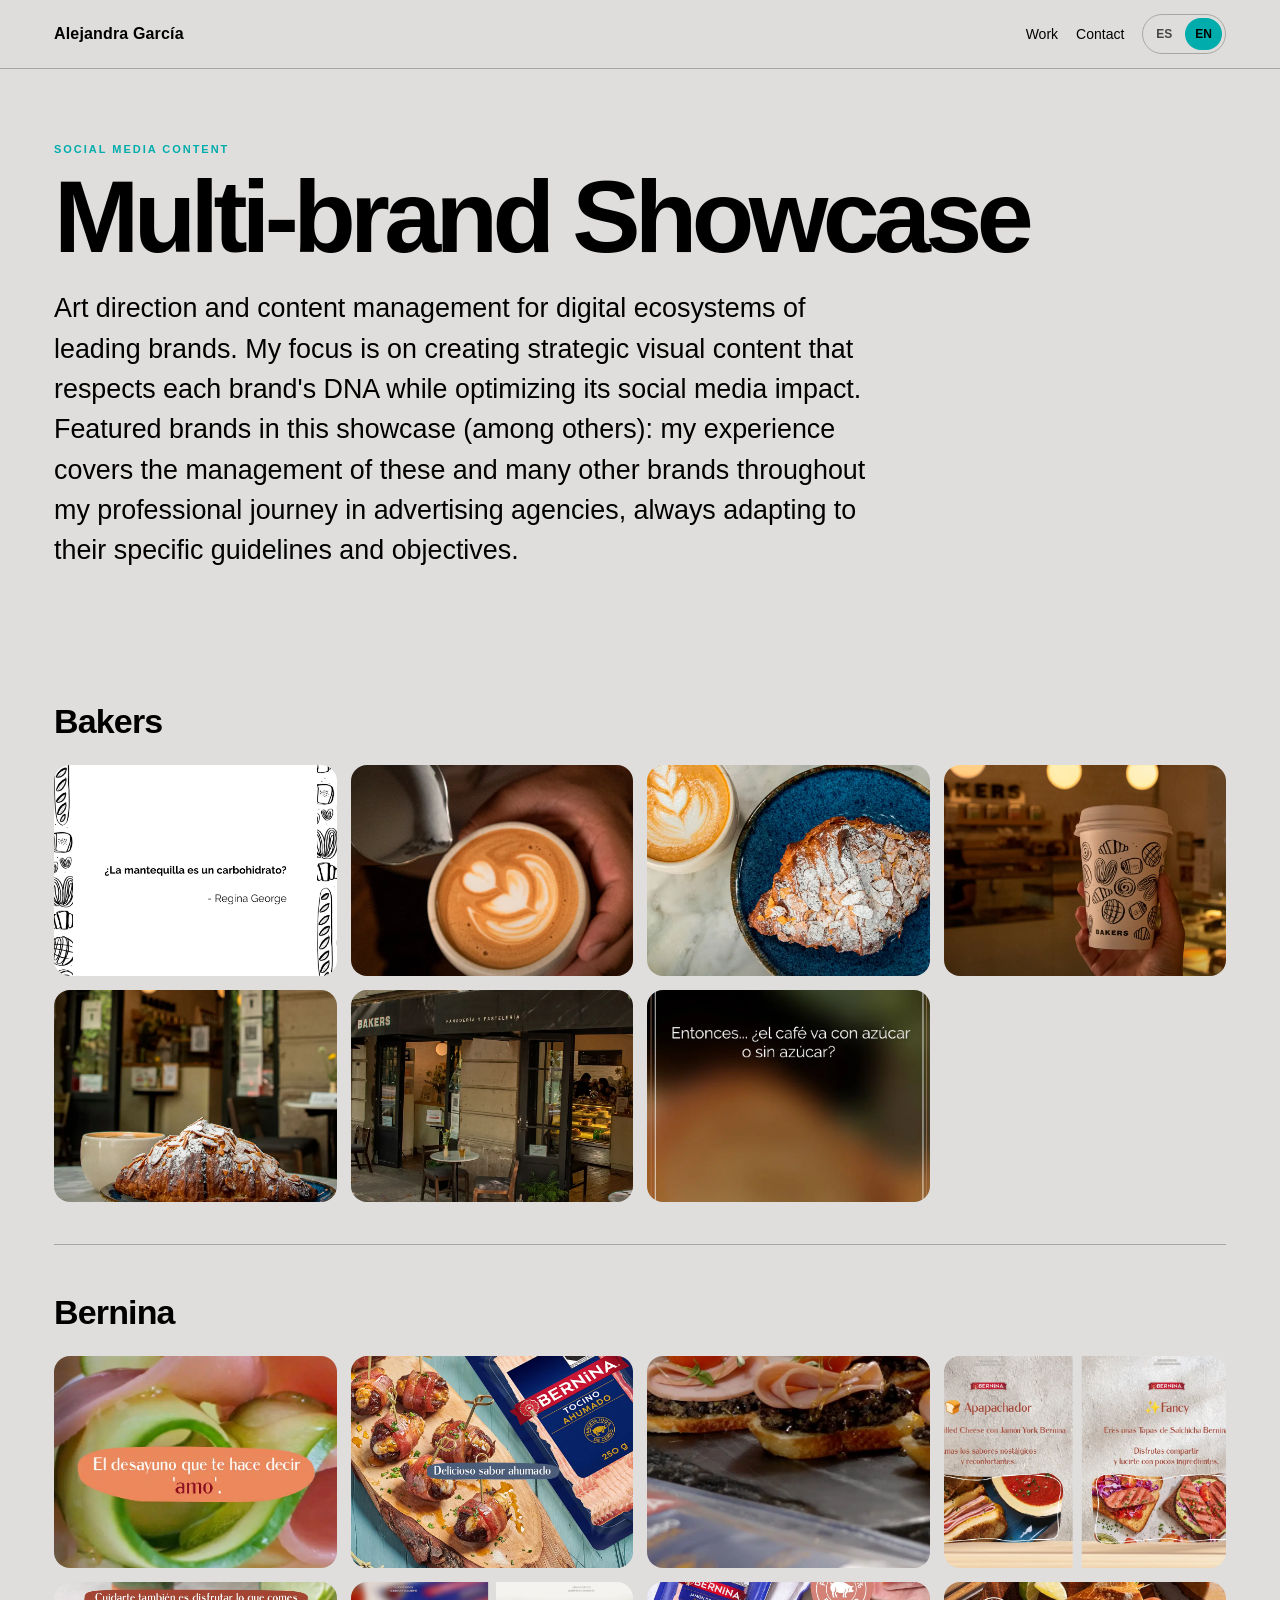
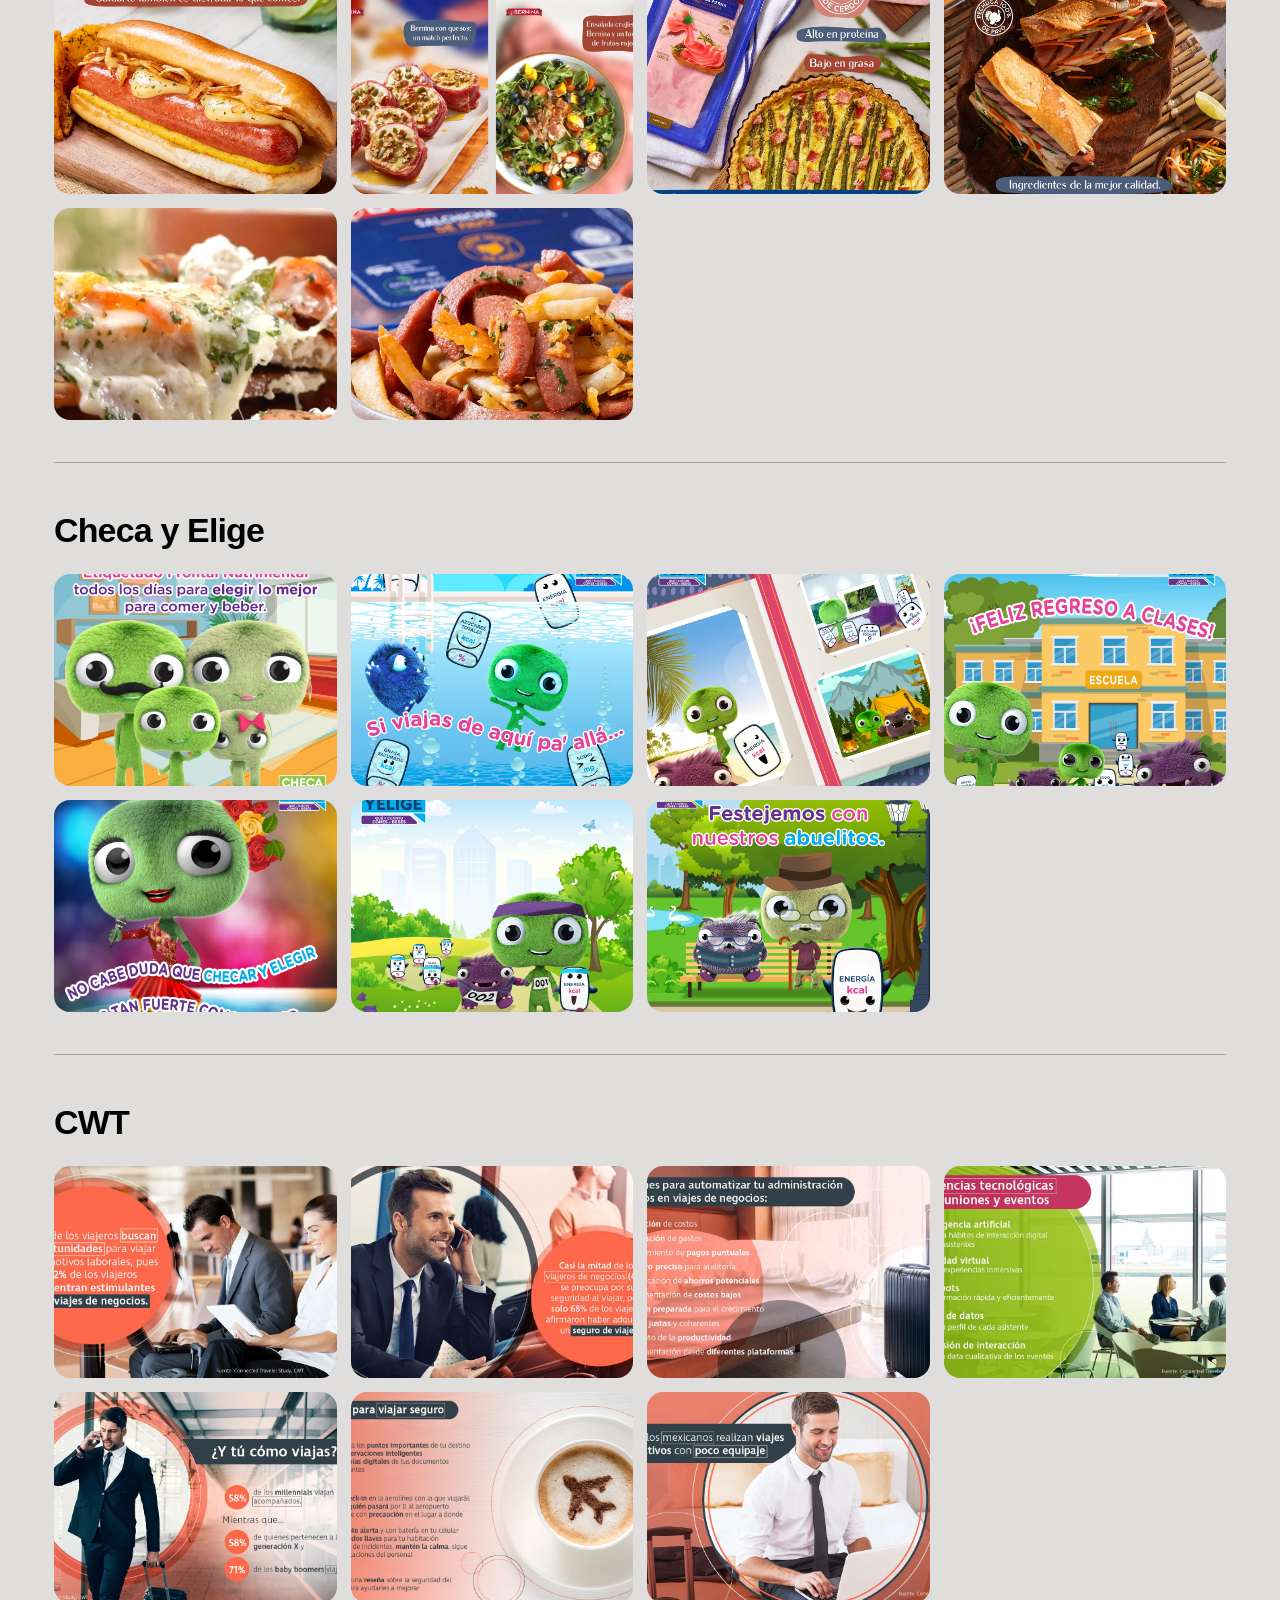
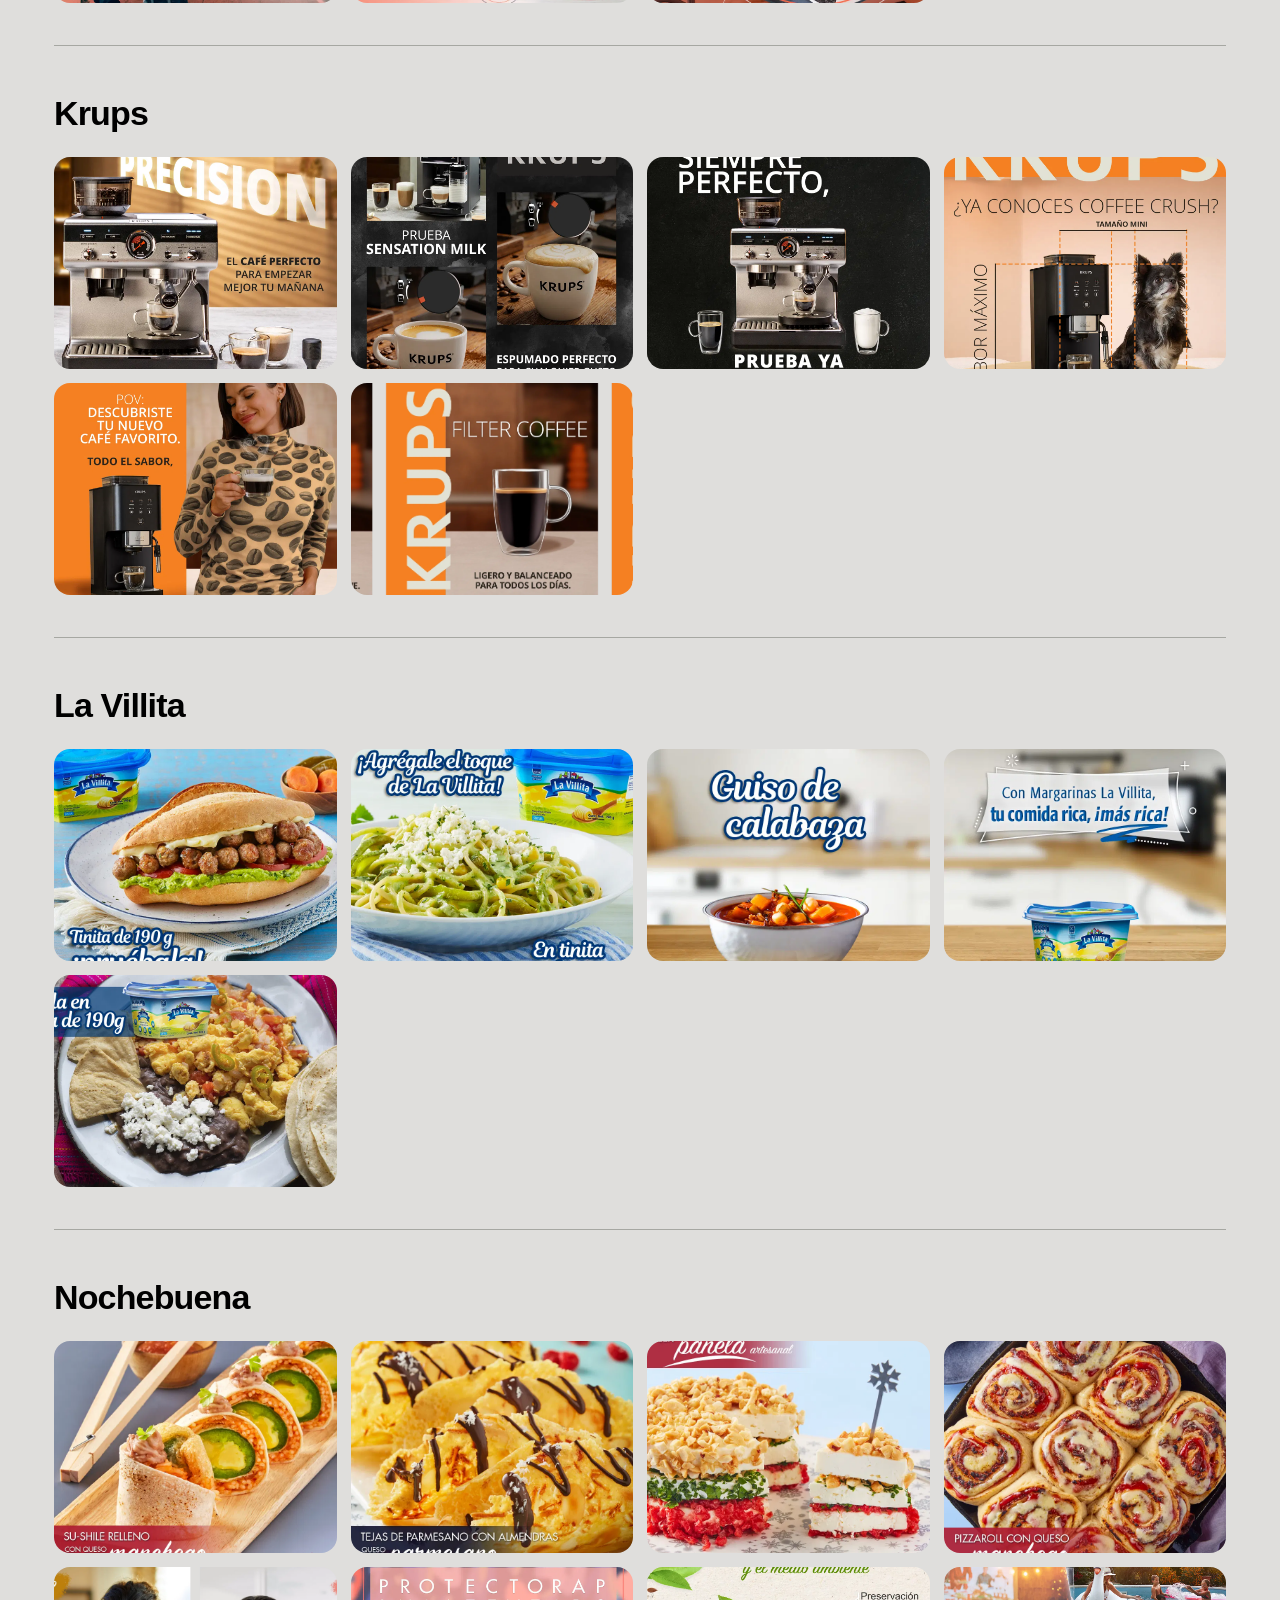
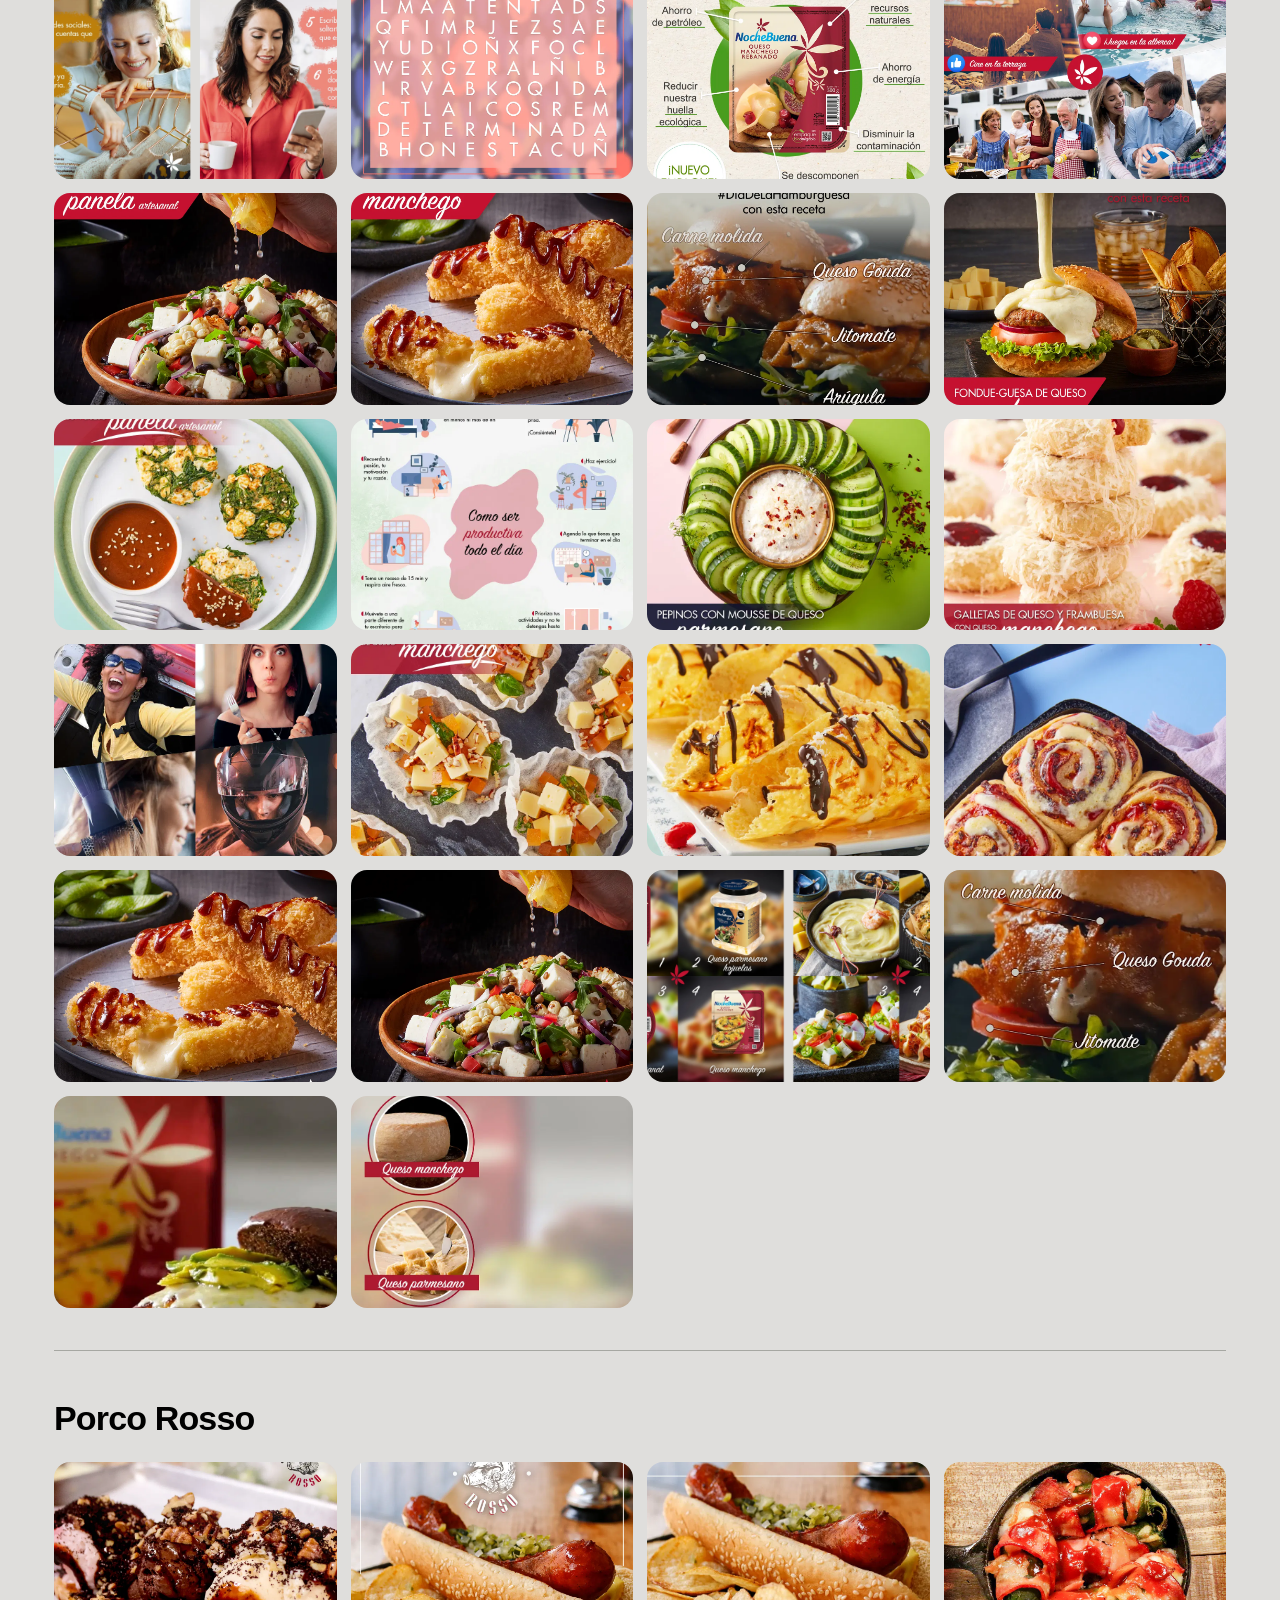
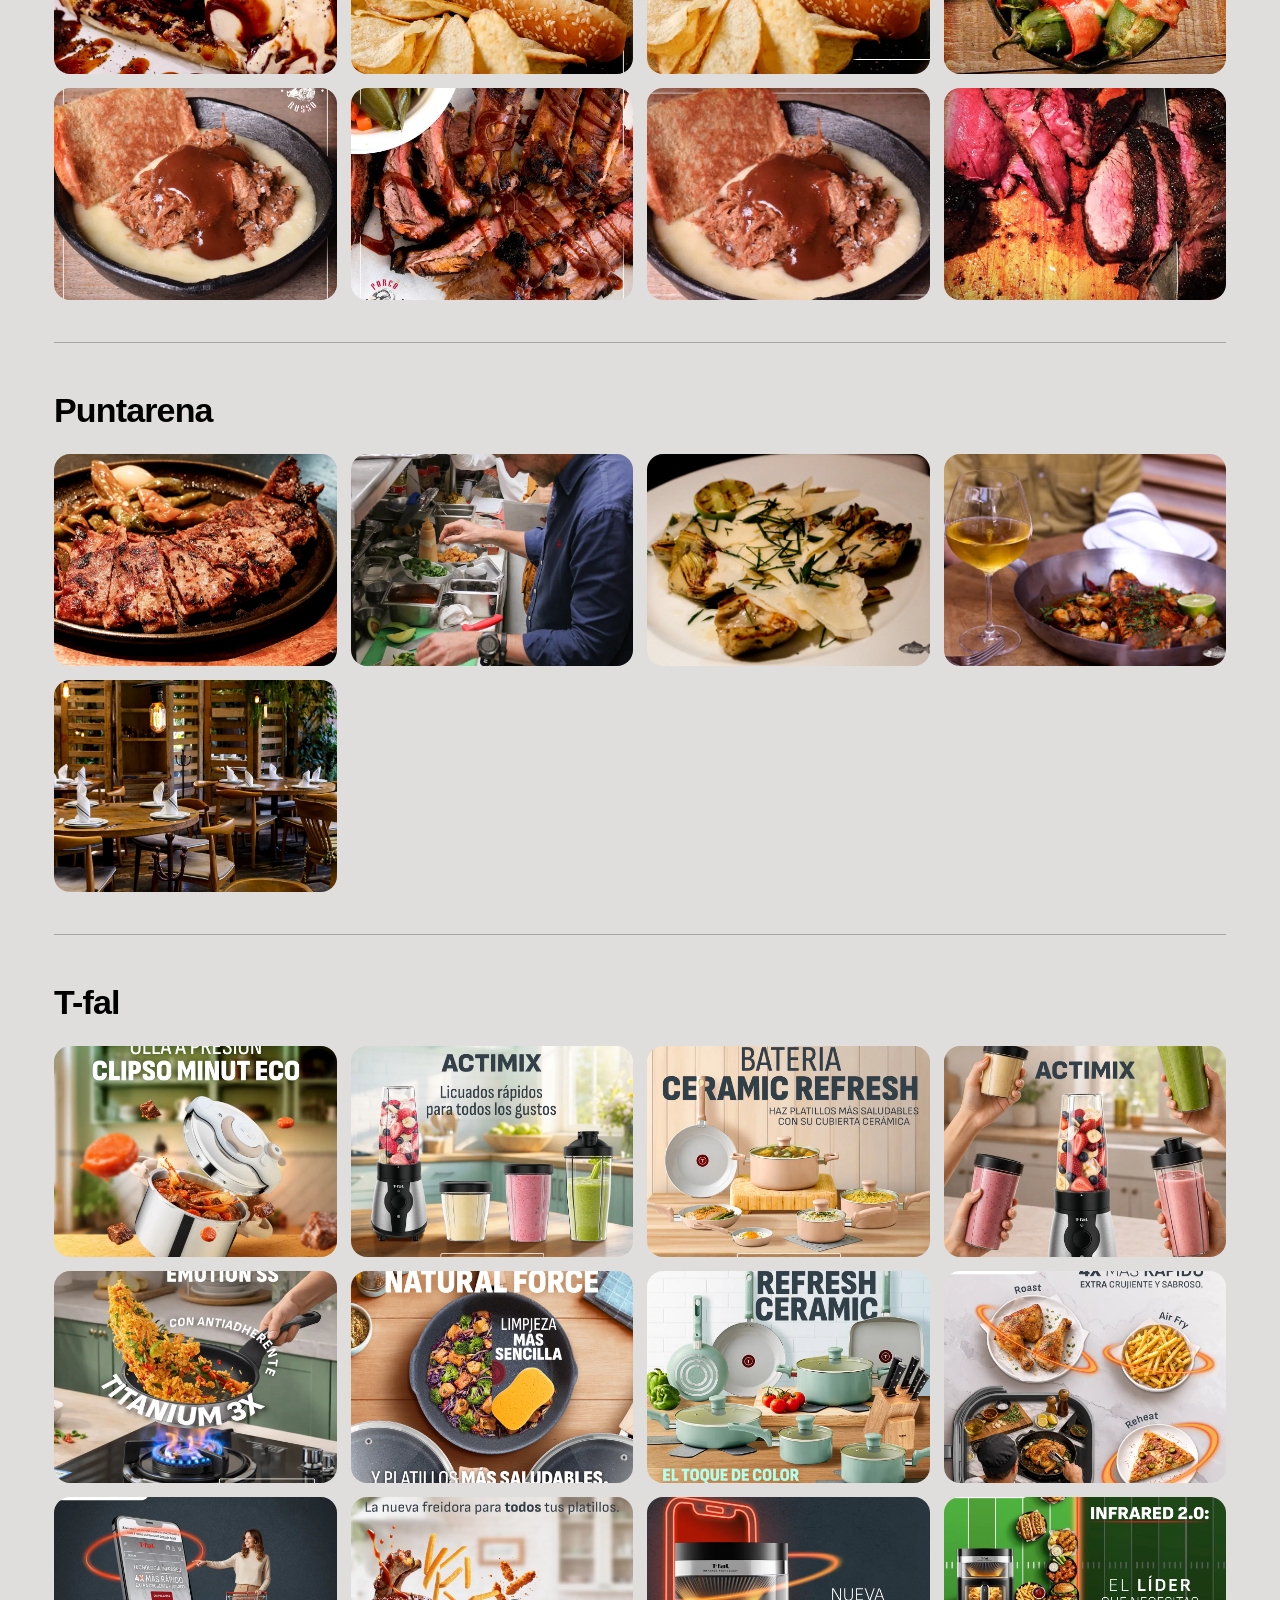
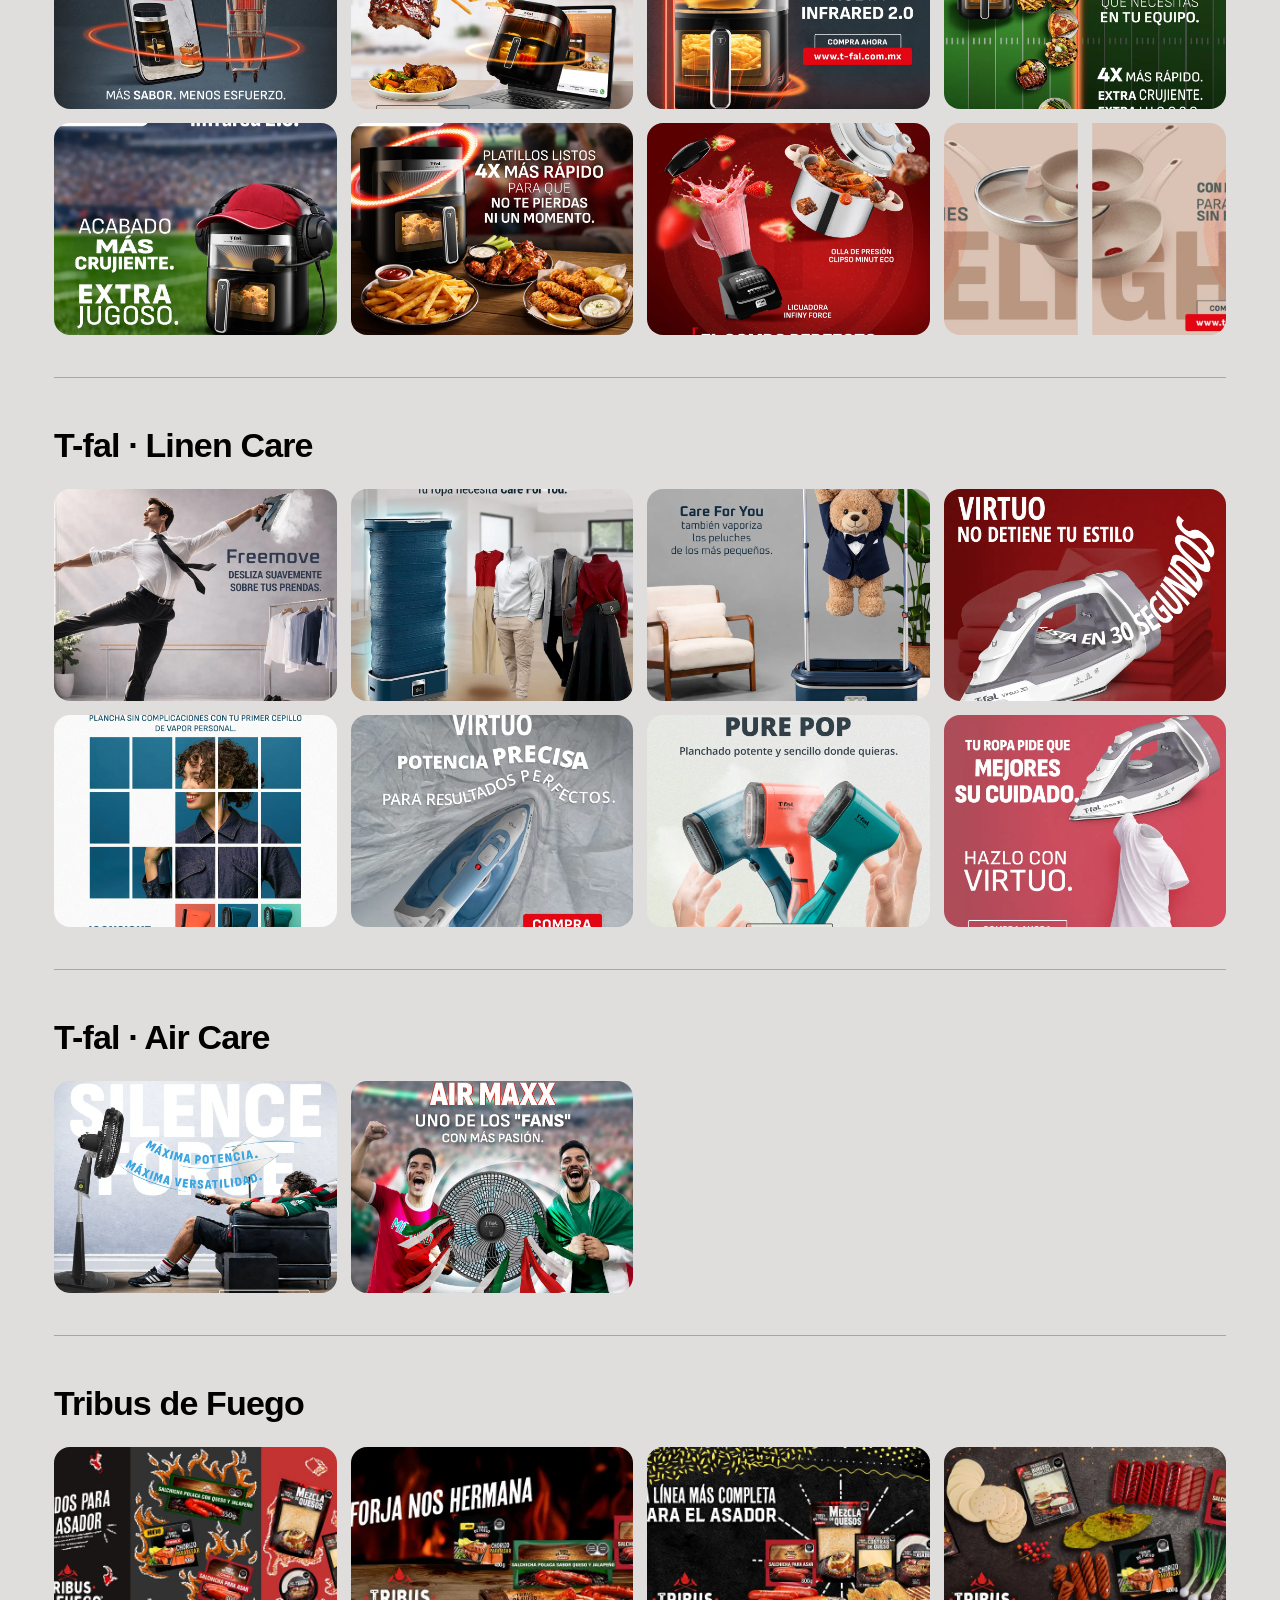
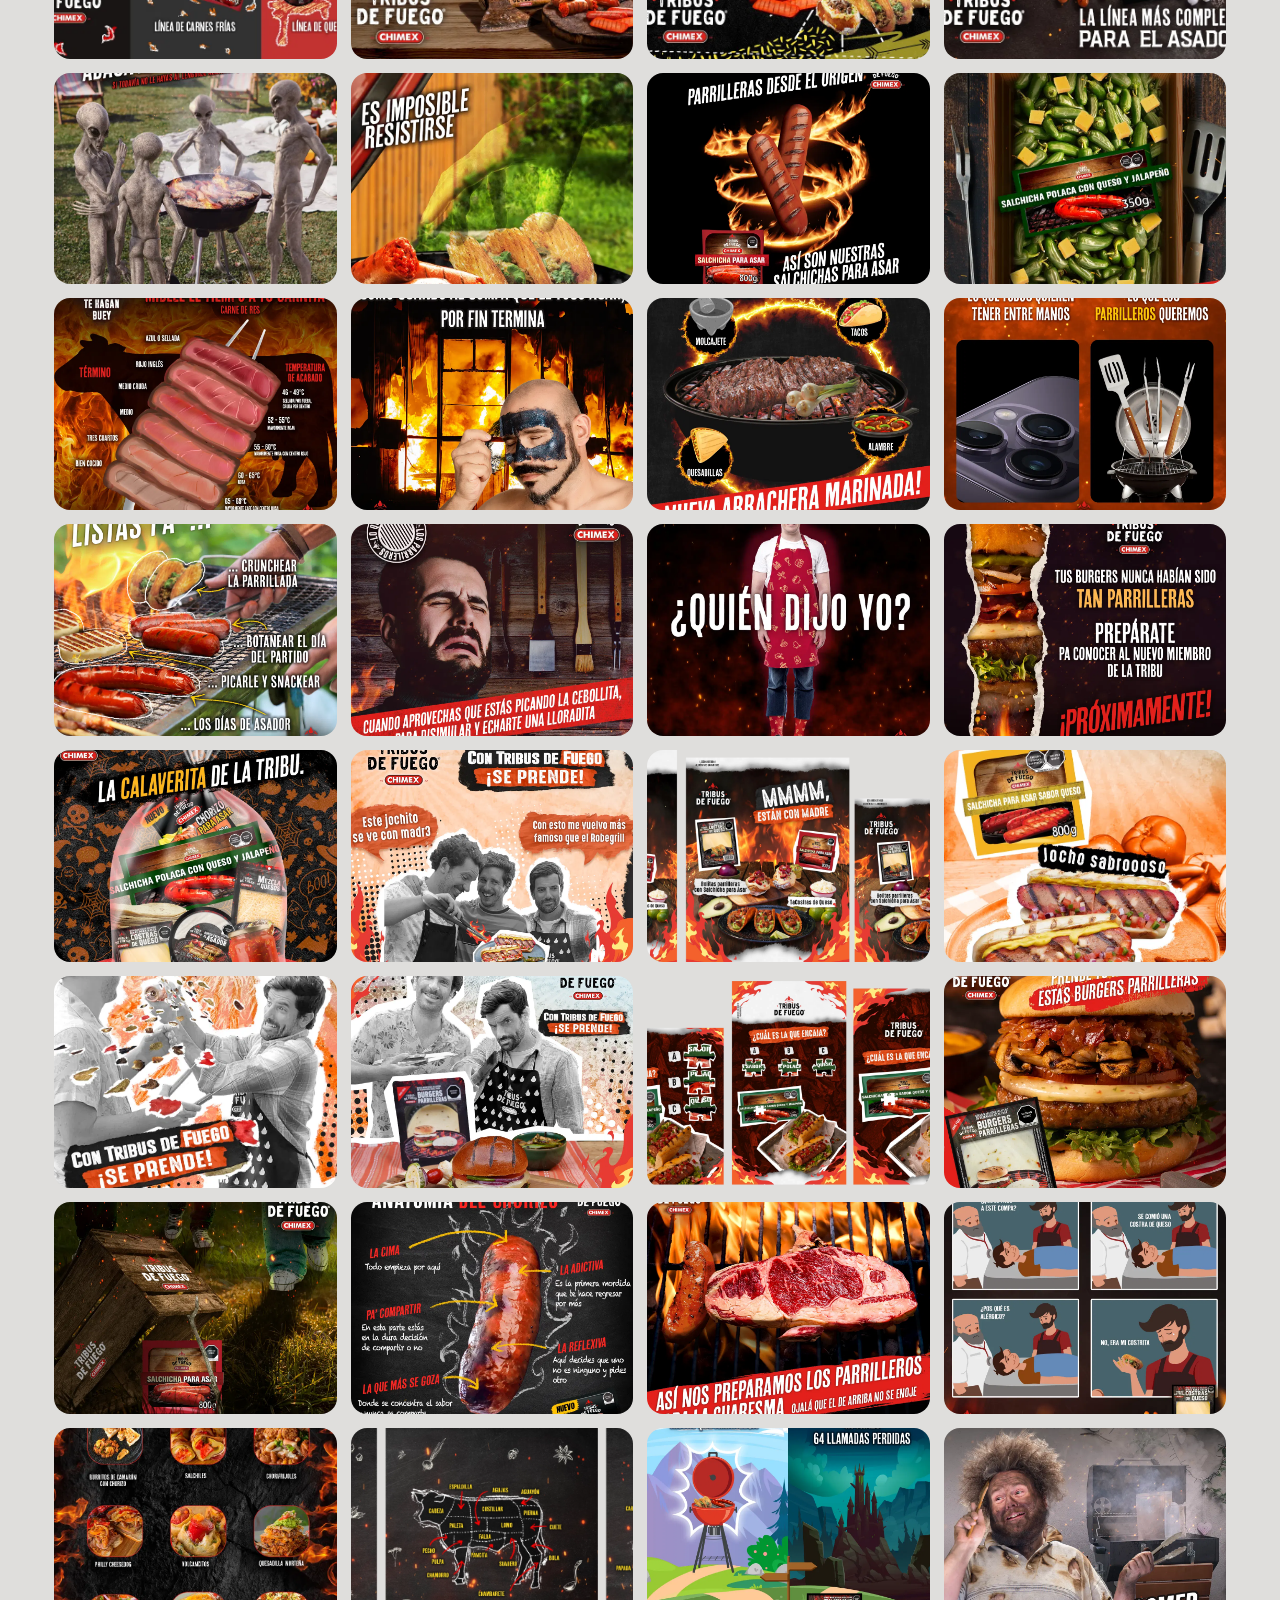
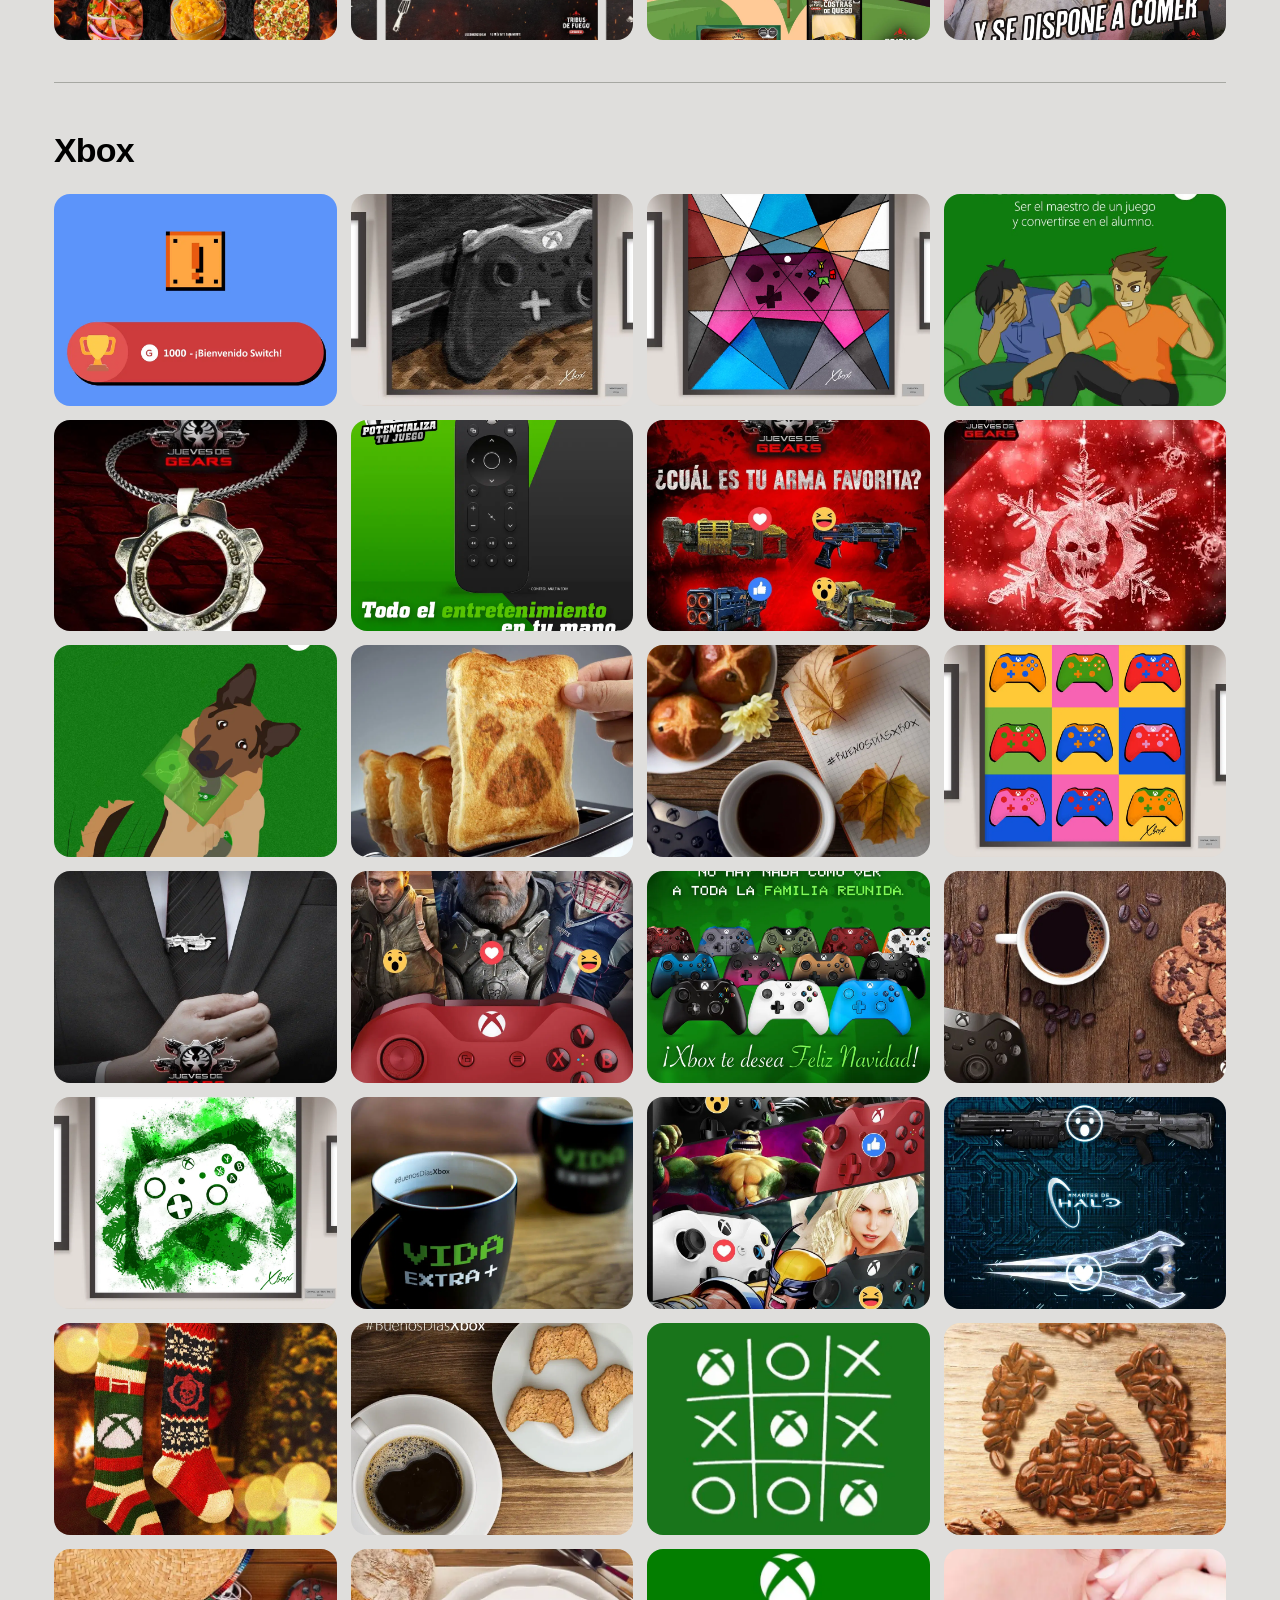
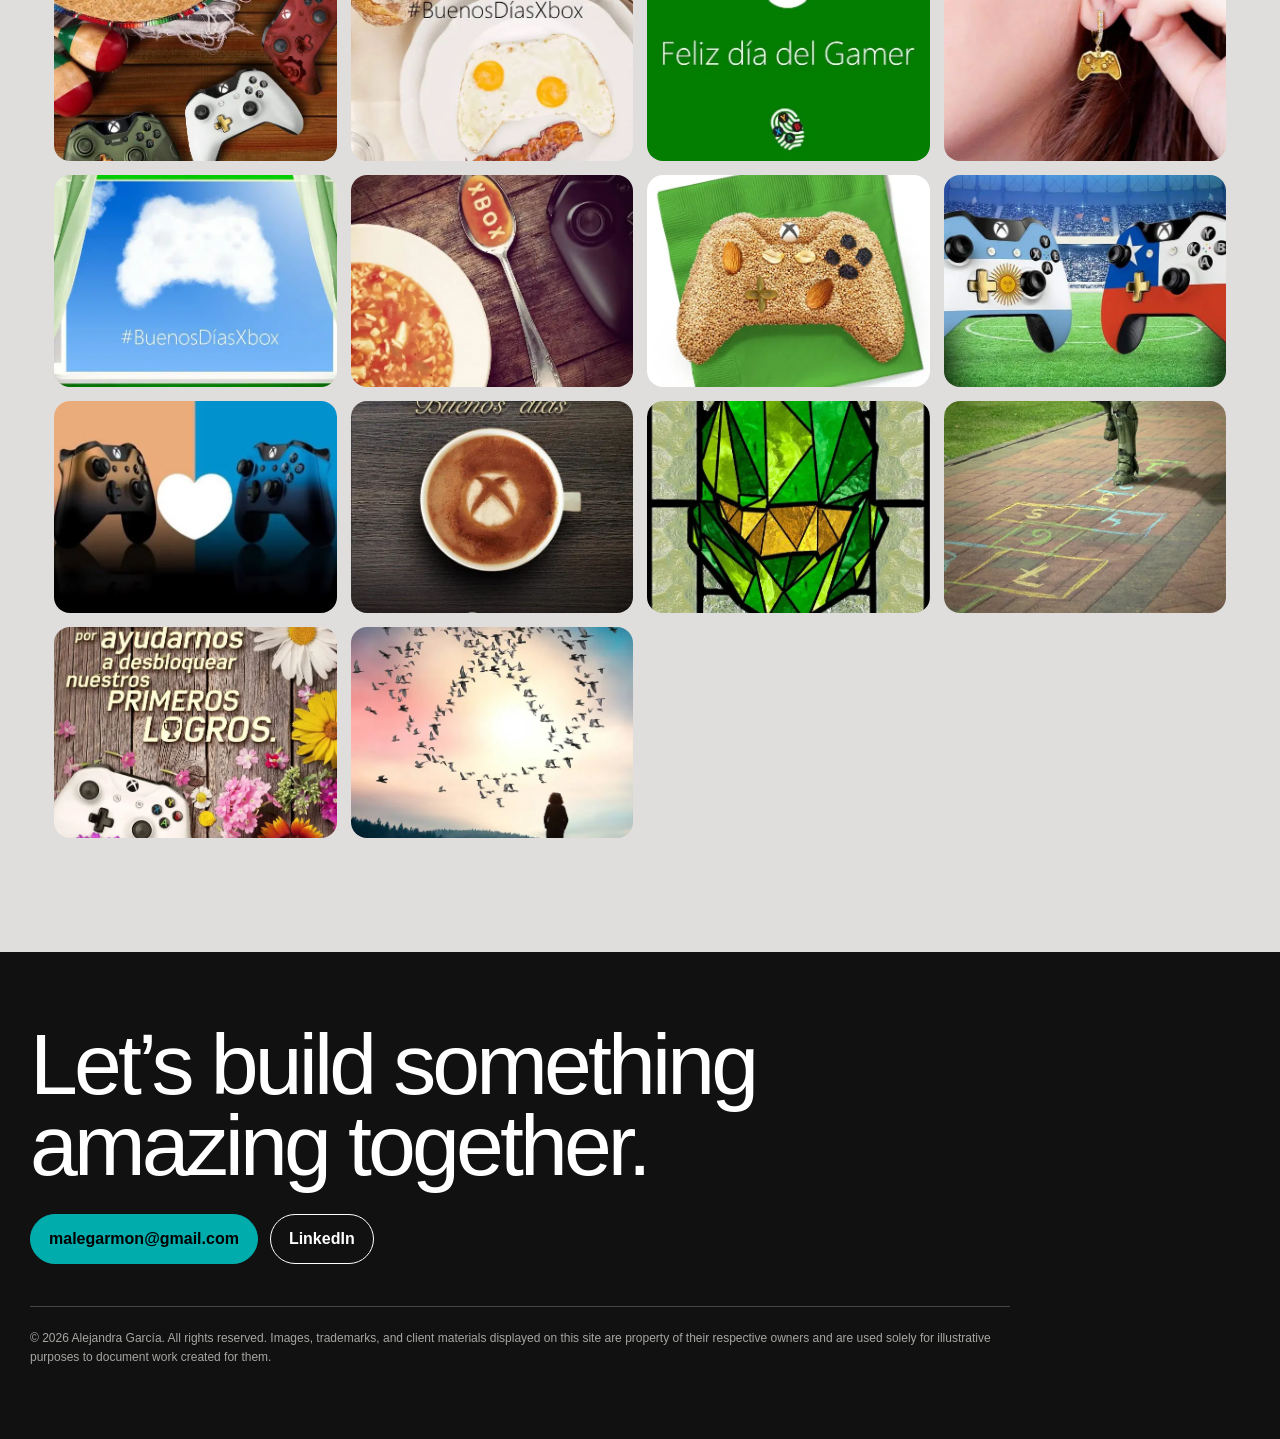
<file: social.html>
<!DOCTYPE html>

<html lang="es"><head><meta charset="utf-8"/><meta content="width=device-width,initial-scale=1" name="viewport"/><title>Social Media — Alejandra García</title><meta content="Portfolio de Alejandra García" name="description"/><link href="styles.css" rel="stylesheet"/></head><body><header class="site-header"><nav class="nav"><a class="brand" href="index.html">Alejandra García</a><div class="nav-right"><div class="nav-links"><a data-en="Work" data-es="Trabajo" href="index.html#work">Trabajo</a><a data-en="Contact" data-es="Contacto" href="contact.html">Contacto</a></div><div aria-label="Language selector" class="lang-switch"><button class="lang-btn" data-lang="es" type="button">ES</button><button class="lang-btn" data-lang="en" type="button">EN</button></div></div></nav></header><main><section class="page-head"><div class="eyebrow">Social Media Content</div><h1>Multi-brand Showcase</h1><p class="lead" data-en="Art direction and content management for digital ecosystems of leading brands. My focus is on creating strategic visual content that respects each brand's DNA while optimizing its social media impact. Featured brands in this showcase (among others): my experience covers the management of these and many other brands throughout my professional journey in advertising agencies, always adapting to their specific guidelines and objectives." data-es="Gestión y dirección de arte para ecosistemas digitales de marcas líderes. Mi enfoque se centra en crear contenido visual estratégico que respeta el ADN de cada marca mientras optimiza su impacto en redes sociales. Marcas destacadas en este showcase (entre otras): mi experiencia abarca la gestión de estas y muchas otras firmas que han formado parte de mi camino profesional en agencias de publicidad, adaptándome siempre a sus lineamientos y objetivos específicos.">Gestión y dirección de arte para ecosistemas digitales de marcas líderes. Mi enfoque se centra en crear contenido visual estratégico que respeta el ADN de cada marca mientras optimiza su impacto en redes sociales. Marcas destacadas en este showcase (entre otras): mi experiencia abarca la gestión de estas y muchas otras firmas que han formado parte de mi camino profesional en agencias de publicidad, adaptándome siempre a sus lineamientos y objetivos específicos.</p></section><section class="section"><section class="project-block"><h3>Bakers</h3><div class="media-grid compact"><button class="media-card" data-caption="Bakers" data-lightbox="assets/social/bakers/agm-ejemplo-rrss-bakers-01-b5d6db.webp" type="button"><img alt="Bakers" loading="lazy" src="assets/social/bakers/agm-ejemplo-rrss-bakers-01-b5d6db.webp"/></button><button class="media-card" data-caption="Bakers" data-lightbox="assets/social/bakers/agm-ejemplo-rrss-bakers-02-d20d76.webp" type="button"><img alt="Bakers" loading="lazy" src="assets/social/bakers/agm-ejemplo-rrss-bakers-02-d20d76.webp"/></button><button class="media-card" data-caption="Bakers" data-lightbox="assets/social/bakers/agm-ejemplo-rrss-bakers-03-88e459.webp" type="button"><img alt="Bakers" loading="lazy" src="assets/social/bakers/agm-ejemplo-rrss-bakers-03-88e459.webp"/></button><button class="media-card" data-caption="Bakers" data-lightbox="assets/social/bakers/agm-ejemplo-rrss-bakers-04-08c2aa.webp" type="button"><img alt="Bakers" loading="lazy" src="assets/social/bakers/agm-ejemplo-rrss-bakers-04-08c2aa.webp"/></button><button class="media-card" data-caption="Bakers" data-lightbox="assets/social/bakers/agm-ejemplo-rrss-bakers-05-f75fc5.webp" type="button"><img alt="Bakers" loading="lazy" src="assets/social/bakers/agm-ejemplo-rrss-bakers-05-f75fc5.webp"/></button><button class="media-card" data-caption="Bakers" data-lightbox="assets/social/bakers/agm-ejemplo-rrss-bakers-06-15d85e.webp" type="button"><img alt="Bakers" loading="lazy" src="assets/social/bakers/agm-ejemplo-rrss-bakers-06-15d85e.webp"/></button><button class="media-card" data-caption="Bakers" data-lightbox="assets/social/bakers/agm-ejemplo-rrss-bakers-b32ee6.webp" type="button"><img alt="Bakers" loading="lazy" src="assets/social/bakers/agm-ejemplo-rrss-bakers-b32ee6.webp"/></button></div></section><section class="project-block"><h3>Bernina</h3><div class="media-grid compact"><button class="media-card" data-caption="Bernina" data-lightbox="assets/social/bernina/01-bernina-julio-9x16-ff55a5.webp" type="button"><img alt="Bernina" loading="lazy" src="assets/social/bernina/01-bernina-julio-9x16-ff55a5.webp"/></button><button class="media-card" data-caption="Bernina" data-lightbox="assets/social/bernina/03-bernina-julio-img-4x5-ad248e.webp" type="button"><img alt="Bernina" loading="lazy" src="assets/social/bernina/03-bernina-julio-img-4x5-ad248e.webp"/></button><button class="media-card" data-caption="Bernina" data-lightbox="assets/social/bernina/06-bernina-julio-9x16-ec533e.webp" type="button"><img alt="Bernina" loading="lazy" src="assets/social/bernina/06-bernina-julio-9x16-ec533e.webp"/></button><button class="media-card" data-caption="Bernina" data-lightbox="assets/social/bernina/07-bernina-julio-secuencia-4x5-01-db7524.webp" type="button"><img alt="Bernina" loading="lazy" src="assets/social/bernina/07-bernina-julio-secuencia-4x5-01-db7524.webp"/></button><button class="media-card" data-caption="Bernina" data-lightbox="assets/social/bernina/08-bernina-julio-img-4x5-15ce96.webp" type="button"><img alt="Bernina" loading="lazy" src="assets/social/bernina/08-bernina-julio-img-4x5-15ce96.webp"/></button><button class="media-card" data-caption="Bernina" data-lightbox="assets/social/bernina/11-bernina-julio-secuencia-4x5-01-937954.webp" type="button"><img alt="Bernina" loading="lazy" src="assets/social/bernina/11-bernina-julio-secuencia-4x5-01-937954.webp"/></button><button class="media-card" data-caption="Bernina" data-lightbox="assets/social/bernina/15-bernina-julio-img-4x5-bb3fa0.webp" type="button"><img alt="Bernina" loading="lazy" src="assets/social/bernina/15-bernina-julio-img-4x5-bb3fa0.webp"/></button><button class="media-card" data-caption="Bernina" data-lightbox="assets/social/bernina/18-bernina-julio-img-4x5-c5e90b.webp" type="button"><img alt="Bernina" loading="lazy" src="assets/social/bernina/18-bernina-julio-img-4x5-c5e90b.webp"/></button><button class="media-card" data-caption="Bernina" data-lightbox="assets/social/bernina/28-bernina-julio-img-9x16-137e03.webp" type="button"><img alt="Bernina" loading="lazy" src="assets/social/bernina/28-bernina-julio-img-9x16-137e03.webp"/></button><button class="media-card" data-caption="Bernina" data-lightbox="assets/social/bernina/29-bernina-julio-img-4x5-70aa98.webp" type="button"><img alt="Bernina" loading="lazy" src="assets/social/bernina/29-bernina-julio-img-4x5-70aa98.webp"/></button></div></section><section class="project-block"><h3>Checa y Elige</h3><div class="media-grid compact"><button class="media-card" data-caption="Checa y Elige" data-lightbox="assets/social/checa-y-elige/cye-ago-03-familia-7a44f4.webp" type="button"><img alt="Checa y Elige" loading="lazy" src="assets/social/checa-y-elige/cye-ago-03-familia-7a44f4.webp"/></button><button class="media-card" data-caption="Checa y Elige" data-lightbox="assets/social/checa-y-elige/cye-ago-09-alberca-e12ba0.webp" type="button"><img alt="Checa y Elige" loading="lazy" src="assets/social/checa-y-elige/cye-ago-09-alberca-e12ba0.webp"/></button><button class="media-card" data-caption="Checa y Elige" data-lightbox="assets/social/checa-y-elige/cye-ago-11-scracpbook-81ce14.webp" type="button"><img alt="Checa y Elige" loading="lazy" src="assets/social/checa-y-elige/cye-ago-11-scracpbook-81ce14.webp"/></button><button class="media-card" data-caption="Checa y Elige" data-lightbox="assets/social/checa-y-elige/cye-ago-17-school-0f6860.webp" type="button"><img alt="Checa y Elige" loading="lazy" src="assets/social/checa-y-elige/cye-ago-17-school-0f6860.webp"/></button><button class="media-card" data-caption="Checa y Elige" data-lightbox="assets/social/checa-y-elige/cye-ago-19-rocio-durcal-0ce21a.webp" type="button"><img alt="Checa y Elige" loading="lazy" src="assets/social/checa-y-elige/cye-ago-19-rocio-durcal-0ce21a.webp"/></button><button class="media-card" data-caption="Checa y Elige" data-lightbox="assets/social/checa-y-elige/cye-ago-25-maraton-11975f.webp" type="button"><img alt="Checa y Elige" loading="lazy" src="assets/social/checa-y-elige/cye-ago-25-maraton-11975f.webp"/></button><button class="media-card" data-caption="Checa y Elige" data-lightbox="assets/social/checa-y-elige/cye-ago-31-abuelos-2265ff.webp" type="button"><img alt="Checa y Elige" loading="lazy" src="assets/social/checa-y-elige/cye-ago-31-abuelos-2265ff.webp"/></button></div></section><section class="project-block"><h3>CWT</h3><div class="media-grid compact"><button class="media-card" data-caption="CWT" data-lightbox="assets/social/cwt/08-in-img-78-de-los-viajeros-50fb5d.webp" type="button"><img alt="CWT" loading="lazy" src="assets/social/cwt/08-in-img-78-de-los-viajeros-50fb5d.webp"/></button><button class="media-card" data-caption="CWT" data-lightbox="assets/social/cwt/10-in-img-casi-la-mitad-de-los-viajeros-6c4e74.webp" type="button"><img alt="CWT" loading="lazy" src="assets/social/cwt/10-in-img-casi-la-mitad-de-los-viajeros-6c4e74.webp"/></button><button class="media-card" data-caption="CWT" data-lightbox="assets/social/cwt/12-in-listicle-10-razones-para-automatizar-e1c8f5.webp" type="button"><img alt="CWT" loading="lazy" src="assets/social/cwt/12-in-listicle-10-razones-para-automatizar-e1c8f5.webp"/></button><button class="media-card" data-caption="CWT" data-lightbox="assets/social/cwt/13-in-infografia-5-tendencias-tecnol-u00a2gicas-para-reuniones-y-eventos-f3638b.webp" type="button"><img alt="CWT" loading="lazy" src="assets/social/cwt/13-in-infografia-5-tendencias-tecnol-u00a2gicas-para-reuniones-y-eventos-f3638b.webp"/></button><button class="media-card" data-caption="CWT" data-lightbox="assets/social/cwt/15-in-infografia-y-t-u00a3-c-u00a2mo-viajas-9b9aed.webp" type="button"><img alt="CWT" loading="lazy" src="assets/social/cwt/15-in-infografia-y-t-u00a3-c-u00a2mo-viajas-9b9aed.webp"/></button><button class="media-card" data-caption="CWT" data-lightbox="assets/social/cwt/19-in-listicle-10-tips-para-viajar-seguro-bc2c51.webp" type="button"><img alt="CWT" loading="lazy" src="assets/social/cwt/19-in-listicle-10-tips-para-viajar-seguro-bc2c51.webp"/></button><button class="media-card" data-caption="CWT" data-lightbox="assets/social/cwt/21-in-img-89-de-los-mexicanos-realizan-e8ac36.webp" type="button"><img alt="CWT" loading="lazy" src="assets/social/cwt/21-in-img-89-de-los-mexicanos-realizan-e8ac36.webp"/></button></div></section><section class="project-block"><h3>Krups</h3><div class="media-grid compact"><button class="media-card" data-caption="Krups" data-lightbox="assets/social/krups/krups-feb-dtckrups-s3-c1-awareness-img-4x5-v2-ff0d00.webp" type="button"><img alt="Krups" loading="lazy" src="assets/social/krups/krups-feb-dtckrups-s3-c1-awareness-img-4x5-v2-ff0d00.webp"/></button><button class="media-card" data-caption="Krups" data-lightbox="assets/social/krups/krups-feb-dtckrups-s6-c4-consideracion-img-4x5-v2-317490.webp" type="button"><img alt="Krups" loading="lazy" src="assets/social/krups/krups-feb-dtckrups-s6-c4-consideracion-img-4x5-v2-317490.webp"/></button><button class="media-card" data-caption="Krups" data-lightbox="assets/social/krups/krups-feb-dtckrups-s9-c7-conversion-img-4x5-v2-72d6b5.webp" type="button"><img alt="Krups" loading="lazy" src="assets/social/krups/krups-feb-dtckrups-s9-c7-conversion-img-4x5-v2-72d6b5.webp"/></button><button class="media-card" data-caption="Krups" data-lightbox="assets/social/krups/krups-marzo-coffeecrush-c1-img-4x5-4abe35.webp" type="button"><img alt="Krups" loading="lazy" src="assets/social/krups/krups-marzo-coffeecrush-c1-img-4x5-4abe35.webp"/></button><button class="media-card" data-caption="Krups" data-lightbox="assets/social/krups/krups-marzo-coffeecrush-c3-img-4x5-869289.webp" type="button"><img alt="Krups" loading="lazy" src="assets/social/krups/krups-marzo-coffeecrush-c3-img-4x5-869289.webp"/></button><button class="media-card" data-caption="Krups" data-lightbox="assets/social/krups/krups-marzo-coffeecrush-c4-carrusel-1x1-1-3dc41e.webp" type="button"><img alt="Krups" loading="lazy" src="assets/social/krups/krups-marzo-coffeecrush-c4-carrusel-1x1-1-3dc41e.webp"/></button></div></section><section class="project-block"><h3>La Villita</h3><div class="media-grid compact"><button class="media-card" data-caption="La Villita" data-lightbox="assets/social/lavillita/06-lavillita-margarinas-septiembre-fb-ig-df946e.webp" type="button"><img alt="La Villita" loading="lazy" src="assets/social/lavillita/06-lavillita-margarinas-septiembre-fb-ig-df946e.webp"/></button><button class="media-card" data-caption="La Villita" data-lightbox="assets/social/lavillita/14-lavillita-margarinas-septiembre-fb-ig-d98ed1.webp" type="button"><img alt="La Villita" loading="lazy" src="assets/social/lavillita/14-lavillita-margarinas-septiembre-fb-ig-d98ed1.webp"/></button><button class="media-card" data-caption="La Villita" data-lightbox="assets/social/lavillita/18-lavillita-margarinas-septiembre-ig-01-5bd46d.webp" type="button"><img alt="La Villita" loading="lazy" src="assets/social/lavillita/18-lavillita-margarinas-septiembre-ig-01-5bd46d.webp"/></button><button class="media-card" data-caption="La Villita" data-lightbox="assets/social/lavillita/18-lavillita-margarinas-septiembre-ig-02-62e35d.webp" type="button"><img alt="La Villita" loading="lazy" src="assets/social/lavillita/18-lavillita-margarinas-septiembre-ig-02-62e35d.webp"/></button><button class="media-card" data-caption="La Villita" data-lightbox="assets/social/lavillita/29-lavillita-margarinas-septiembre-tw-85b3af.webp" type="button"><img alt="La Villita" loading="lazy" src="assets/social/lavillita/29-lavillita-margarinas-septiembre-tw-85b3af.webp"/></button></div></section><section class="project-block"><h3>Nochebuena</h3><div class="media-grid compact"><button class="media-card" data-caption="Nochebuena" data-lightbox="assets/social/nochebuena/nb-fb-diciembre-02-1600f5.webp" type="button"><img alt="Nochebuena" loading="lazy" src="assets/social/nochebuena/nb-fb-diciembre-02-1600f5.webp"/></button><button class="media-card" data-caption="Nochebuena" data-lightbox="assets/social/nochebuena/nb-fb-diciembre-09-de9cbc.webp" type="button"><img alt="Nochebuena" loading="lazy" src="assets/social/nochebuena/nb-fb-diciembre-09-de9cbc.webp"/></button><button class="media-card" data-caption="Nochebuena" data-lightbox="assets/social/nochebuena/nb-fb-diciembre-15-4f296b.webp" type="button"><img alt="Nochebuena" loading="lazy" src="assets/social/nochebuena/nb-fb-diciembre-15-4f296b.webp"/></button><button class="media-card" data-caption="Nochebuena" data-lightbox="assets/social/nochebuena/nb-fb-diciembre-23-8746e4.webp" type="button"><img alt="Nochebuena" loading="lazy" src="assets/social/nochebuena/nb-fb-diciembre-23-8746e4.webp"/></button><button class="media-card" data-caption="Nochebuena" data-lightbox="assets/social/nochebuena/nb-fb-mayo-1-1-444699.webp" type="button"><img alt="Nochebuena" loading="lazy" src="assets/social/nochebuena/nb-fb-mayo-1-1-444699.webp"/></button><button class="media-card" data-caption="Nochebuena" data-lightbox="assets/social/nochebuena/nb-fb-mayo-10-3acec1.webp" type="button"><img alt="Nochebuena" loading="lazy" src="assets/social/nochebuena/nb-fb-mayo-10-3acec1.webp"/></button><button class="media-card" data-caption="Nochebuena" data-lightbox="assets/social/nochebuena/nb-fb-mayo-12-1fcbfe.webp" type="button"><img alt="Nochebuena" loading="lazy" src="assets/social/nochebuena/nb-fb-mayo-12-1fcbfe.webp"/></button><button class="media-card" data-caption="Nochebuena" data-lightbox="assets/social/nochebuena/nb-fb-mayo-15-43fb28.webp" type="button"><img alt="Nochebuena" loading="lazy" src="assets/social/nochebuena/nb-fb-mayo-15-43fb28.webp"/></button><button class="media-card" data-caption="Nochebuena" data-lightbox="assets/social/nochebuena/nb-fb-mayo-16-00591b.webp" type="button"><img alt="Nochebuena" loading="lazy" src="assets/social/nochebuena/nb-fb-mayo-16-00591b.webp"/></button><button class="media-card" data-caption="Nochebuena" data-lightbox="assets/social/nochebuena/nb-fb-mayo-24-8d3446.webp" type="button"><img alt="Nochebuena" loading="lazy" src="assets/social/nochebuena/nb-fb-mayo-24-8d3446.webp"/></button><button class="media-card" data-caption="Nochebuena" data-lightbox="assets/social/nochebuena/nb-fb-mayo-28-b2306c.webp" type="button"><img alt="Nochebuena" loading="lazy" src="assets/social/nochebuena/nb-fb-mayo-28-b2306c.webp"/></button><button class="media-card" data-caption="Nochebuena" data-lightbox="assets/social/nochebuena/nb-fb-mayo-834638.webp" type="button"><img alt="Nochebuena" loading="lazy" src="assets/social/nochebuena/nb-fb-mayo-834638.webp"/></button><button class="media-card" data-caption="Nochebuena" data-lightbox="assets/social/nochebuena/nb-fb-noviembre-02-4a8695.webp" type="button"><img alt="Nochebuena" loading="lazy" src="assets/social/nochebuena/nb-fb-noviembre-02-4a8695.webp"/></button><button class="media-card" data-caption="Nochebuena" data-lightbox="assets/social/nochebuena/nb-fb-noviembre-08-b09a4c.webp" type="button"><img alt="Nochebuena" loading="lazy" src="assets/social/nochebuena/nb-fb-noviembre-08-b09a4c.webp"/></button><button class="media-card" data-caption="Nochebuena" data-lightbox="assets/social/nochebuena/nb-fb-noviembre-10-c933da.webp" type="button"><img alt="Nochebuena" loading="lazy" src="assets/social/nochebuena/nb-fb-noviembre-10-c933da.webp"/></button><button class="media-card" data-caption="Nochebuena" data-lightbox="assets/social/nochebuena/nb-fb-noviembre-18-8ca10b.webp" type="button"><img alt="Nochebuena" loading="lazy" src="assets/social/nochebuena/nb-fb-noviembre-18-8ca10b.webp"/></button><button class="media-card" data-caption="Nochebuena" data-lightbox="assets/social/nochebuena/nb-fb-noviembre-21-d7fa8f.webp" type="button"><img alt="Nochebuena" loading="lazy" src="assets/social/nochebuena/nb-fb-noviembre-21-d7fa8f.webp"/></button><button class="media-card" data-caption="Nochebuena" data-lightbox="assets/social/nochebuena/nb-fb-noviembre-23-118f34.webp" type="button"><img alt="Nochebuena" loading="lazy" src="assets/social/nochebuena/nb-fb-noviembre-23-118f34.webp"/></button><button class="media-card" data-caption="Nochebuena" data-lightbox="assets/social/nochebuena/nb-ig-diciembre-08-c1e822.webp" type="button"><img alt="Nochebuena" loading="lazy" src="assets/social/nochebuena/nb-ig-diciembre-08-c1e822.webp"/></button><button class="media-card" data-caption="Nochebuena" data-lightbox="assets/social/nochebuena/nb-ig-diciembre-22-7a46b0.webp" type="button"><img alt="Nochebuena" loading="lazy" src="assets/social/nochebuena/nb-ig-diciembre-22-7a46b0.webp"/></button><button class="media-card" data-caption="Nochebuena" data-lightbox="assets/social/nochebuena/nb-ig-mayo-06-1-354486.webp" type="button"><img alt="Nochebuena" loading="lazy" src="assets/social/nochebuena/nb-ig-mayo-06-1-354486.webp"/></button><button class="media-card" data-caption="Nochebuena" data-lightbox="assets/social/nochebuena/nb-ig-mayo-12-23f93d.webp" type="button"><img alt="Nochebuena" loading="lazy" src="assets/social/nochebuena/nb-ig-mayo-12-23f93d.webp"/></button><button class="media-card" data-caption="Nochebuena" data-lightbox="assets/social/nochebuena/nb-ig-mayo-17-2-31c998.webp" type="button"><img alt="Nochebuena" loading="lazy" src="assets/social/nochebuena/nb-ig-mayo-17-2-31c998.webp"/></button><button class="media-card" data-caption="Nochebuena" data-lightbox="assets/social/nochebuena/nb-story-abril-28-1ae673.webp" type="button"><img alt="Nochebuena" loading="lazy" src="assets/social/nochebuena/nb-story-abril-28-1ae673.webp"/></button><button class="media-card" data-caption="Nochebuena" data-lightbox="assets/social/nochebuena/nb-story-abril-28organico-1-64ef3b.webp" type="button"><img alt="Nochebuena" loading="lazy" src="assets/social/nochebuena/nb-story-abril-28organico-1-64ef3b.webp"/></button><button class="media-card" data-caption="Nochebuena" data-lightbox="assets/social/nochebuena/nb-story-abril-28organico-2-58845d.webp" type="button"><img alt="Nochebuena" loading="lazy" src="assets/social/nochebuena/nb-story-abril-28organico-2-58845d.webp"/></button></div></section><section class="project-block"><h3>Porco Rosso</h3><div class="media-grid compact"><button class="media-card" data-caption="Porco Rosso" data-lightbox="assets/social/porcoroso/porcorosso-febrero-02fb-c1e760.webp" type="button"><img alt="Porco Rosso" loading="lazy" src="assets/social/porcoroso/porcorosso-febrero-02fb-c1e760.webp"/></button><button class="media-card" data-caption="Porco Rosso" data-lightbox="assets/social/porcoroso/porcorosso-febrero-05fb-a40efa.webp" type="button"><img alt="Porco Rosso" loading="lazy" src="assets/social/porcoroso/porcorosso-febrero-05fb-a40efa.webp"/></button><button class="media-card" data-caption="Porco Rosso" data-lightbox="assets/social/porcoroso/porcorosso-febrero-05tw-d65853.webp" type="button"><img alt="Porco Rosso" loading="lazy" src="assets/social/porcoroso/porcorosso-febrero-05tw-d65853.webp"/></button><button class="media-card" data-caption="Porco Rosso" data-lightbox="assets/social/porcoroso/porcorosso-febrero-07ig-076456.webp" type="button"><img alt="Porco Rosso" loading="lazy" src="assets/social/porcoroso/porcorosso-febrero-07ig-076456.webp"/></button><button class="media-card" data-caption="Porco Rosso" data-lightbox="assets/social/porcoroso/porcorosso-febrero-12fb-aafc95.webp" type="button"><img alt="Porco Rosso" loading="lazy" src="assets/social/porcoroso/porcorosso-febrero-12fb-aafc95.webp"/></button><button class="media-card" data-caption="Porco Rosso" data-lightbox="assets/social/porcoroso/porcorosso-febrero-12fb-op02-dd7677.webp" type="button"><img alt="Porco Rosso" loading="lazy" src="assets/social/porcoroso/porcorosso-febrero-12fb-op02-dd7677.webp"/></button><button class="media-card" data-caption="Porco Rosso" data-lightbox="assets/social/porcoroso/porcorosso-febrero-12tw-0b5837.webp" type="button"><img alt="Porco Rosso" loading="lazy" src="assets/social/porcoroso/porcorosso-febrero-12tw-0b5837.webp"/></button><button class="media-card" data-caption="Porco Rosso" data-lightbox="assets/social/porcoroso/porcorosso-febrero-14fb-bc5407.webp" type="button"><img alt="Porco Rosso" loading="lazy" src="assets/social/porcoroso/porcorosso-febrero-14fb-bc5407.webp"/></button></div></section><section class="project-block"><h3>Puntarena</h3><div class="media-grid compact"><button class="media-card" data-caption="Puntarena" data-lightbox="assets/social/puntarena/puntarena-calendario-jun-7-51448d.webp" type="button"><img alt="Puntarena" loading="lazy" src="assets/social/puntarena/puntarena-calendario-jun-7-51448d.webp"/></button><button class="media-card" data-caption="Puntarena" data-lightbox="assets/social/puntarena/puntarena-calendario-may-22-a9402d.webp" type="button"><img alt="Puntarena" loading="lazy" src="assets/social/puntarena/puntarena-calendario-may-22-a9402d.webp"/></button><button class="media-card" data-caption="Puntarena" data-lightbox="assets/social/puntarena/puntarena-calendario-may-24-7b8a24.webp" type="button"><img alt="Puntarena" loading="lazy" src="assets/social/puntarena/puntarena-calendario-may-24-7b8a24.webp"/></button><button class="media-card" data-caption="Puntarena" data-lightbox="assets/social/puntarena/puntarena-calendario-may-25-9090ea.webp" type="button"><img alt="Puntarena" loading="lazy" src="assets/social/puntarena/puntarena-calendario-may-25-9090ea.webp"/></button><button class="media-card" data-caption="Puntarena" data-lightbox="assets/social/puntarena/puntarena-calendario-may-31-294e92.webp" type="button"><img alt="Puntarena" loading="lazy" src="assets/social/puntarena/puntarena-calendario-may-31-294e92.webp"/></button></div></section><section class="project-block"><h3>T-fal</h3><div class="media-grid compact"><button class="media-card" data-caption="T-fal" data-lightbox="assets/social/t-fal/t-fal-abril-cookware-food-c1-img-4x5-682bea.webp" type="button"><img alt="T-fal" loading="lazy" src="assets/social/t-fal/t-fal-abril-cookware-food-c1-img-4x5-682bea.webp"/></button><button class="media-card" data-caption="T-fal" data-lightbox="assets/social/t-fal/t-fal-abril-cookware-food-c12-img-4x5-e12a85.webp" type="button"><img alt="T-fal" loading="lazy" src="assets/social/t-fal/t-fal-abril-cookware-food-c12-img-4x5-e12a85.webp"/></button><button class="media-card" data-caption="T-fal" data-lightbox="assets/social/t-fal/t-fal-abril-cookware-food-c13-img-4x5-319b45.webp" type="button"><img alt="T-fal" loading="lazy" src="assets/social/t-fal/t-fal-abril-cookware-food-c13-img-4x5-319b45.webp"/></button><button class="media-card" data-caption="T-fal" data-lightbox="assets/social/t-fal/t-fal-abril-cookware-food-c19-img-1x1-37f1dc.webp" type="button"><img alt="T-fal" loading="lazy" src="assets/social/t-fal/t-fal-abril-cookware-food-c19-img-1x1-37f1dc.webp"/></button><button class="media-card" data-caption="T-fal" data-lightbox="assets/social/t-fal/t-fal-abril-cookware-food-c20-img-1x1-9bf341.webp" type="button"><img alt="T-fal" loading="lazy" src="assets/social/t-fal/t-fal-abril-cookware-food-c20-img-1x1-9bf341.webp"/></button><button class="media-card" data-caption="T-fal" data-lightbox="assets/social/t-fal/t-fal-abril-cookware-food-c5-img-4x5-165ffa.webp" type="button"><img alt="T-fal" loading="lazy" src="assets/social/t-fal/t-fal-abril-cookware-food-c5-img-4x5-165ffa.webp"/></button><button class="media-card" data-caption="T-fal" data-lightbox="assets/social/t-fal/t-fal-abril-cookware-food-c6-img-4x5-c18231.webp" type="button"><img alt="T-fal" loading="lazy" src="assets/social/t-fal/t-fal-abril-cookware-food-c6-img-4x5-c18231.webp"/></button><button class="media-card" data-caption="T-fal" data-lightbox="assets/social/t-fal/t-fal-enero-01-c1awarnes-4x5-v3-2d940b.webp" type="button"><img alt="T-fal" loading="lazy" src="assets/social/t-fal/t-fal-enero-01-c1awarnes-4x5-v3-2d940b.webp"/></button><button class="media-card" data-caption="T-fal" data-lightbox="assets/social/t-fal/t-fal-enero-02-c1conversion-4x5-v3-3be7e1.webp" type="button"><img alt="T-fal" loading="lazy" src="assets/social/t-fal/t-fal-enero-02-c1conversion-4x5-v3-3be7e1.webp"/></button><button class="media-card" data-caption="T-fal" data-lightbox="assets/social/t-fal/t-fal-enero-03-c1trafico-4x5-95464b.webp" type="button"><img alt="T-fal" loading="lazy" src="assets/social/t-fal/t-fal-enero-03-c1trafico-4x5-95464b.webp"/></button><button class="media-card" data-caption="T-fal" data-lightbox="assets/social/t-fal/t-fal-enero-12-c1conversion-4x5-v2-4c7e50.webp" type="button"><img alt="T-fal" loading="lazy" src="assets/social/t-fal/t-fal-enero-12-c1conversion-4x5-v2-4c7e50.webp"/></button><button class="media-card" data-caption="T-fal" data-lightbox="assets/social/t-fal/t-fal-enero-superbowl-06-c5conversion-img-4x5-ex1-24865a.webp" type="button"><img alt="T-fal" loading="lazy" src="assets/social/t-fal/t-fal-enero-superbowl-06-c5conversion-img-4x5-ex1-24865a.webp"/></button><button class="media-card" data-caption="T-fal" data-lightbox="assets/social/t-fal/t-fal-enero-superbowl-12-c11convercion-img-4x5-ex1-1767ab.webp" type="button"><img alt="T-fal" loading="lazy" src="assets/social/t-fal/t-fal-enero-superbowl-12-c11convercion-img-4x5-ex1-1767ab.webp"/></button><button class="media-card" data-caption="T-fal" data-lightbox="assets/social/t-fal/t-fal-enero-superbowl-13-c12convercion-img-4x5-dbe17b.webp" type="button"><img alt="T-fal" loading="lazy" src="assets/social/t-fal/t-fal-enero-superbowl-13-c12convercion-img-4x5-dbe17b.webp"/></button><button class="media-card" data-caption="T-fal" data-lightbox="assets/social/t-fal/t-fal-marzo-cookware-food-c1-img-4x5-v2-03d2d9.webp" type="button"><img alt="T-fal" loading="lazy" src="assets/social/t-fal/t-fal-marzo-cookware-food-c1-img-4x5-v2-03d2d9.webp"/></button><button class="media-card" data-caption="T-fal" data-lightbox="assets/social/t-fal/t-fal-marzo-cookware-food-c10-carrusel-1x1-v2-02-f9baa6.webp" type="button"><img alt="T-fal" loading="lazy" src="assets/social/t-fal/t-fal-marzo-cookware-food-c10-carrusel-1x1-v2-02-f9baa6.webp"/></button></div></section><section class="project-block"><h3>T-fal · Linen Care</h3><div class="media-grid compact"><button class="media-card" data-caption="T-fal · Linen Care" data-lightbox="assets/social/t-fal-plancha/rowental-marzo-dtcrowentalinencare-c4-carrusel-1x1-3-53191d.webp" type="button"><img alt="T-fal · Linen Care" loading="lazy" src="assets/social/t-fal-plancha/rowental-marzo-dtcrowentalinencare-c4-carrusel-1x1-3-53191d.webp"/></button><button class="media-card" data-caption="T-fal · Linen Care" data-lightbox="assets/social/t-fal-plancha/rowental-marzo-dtcrowentalinencare-c5-img-4x5-c501a0.webp" type="button"><img alt="T-fal · Linen Care" loading="lazy" src="assets/social/t-fal-plancha/rowental-marzo-dtcrowentalinencare-c5-img-4x5-c501a0.webp"/></button><button class="media-card" data-caption="T-fal · Linen Care" data-lightbox="assets/social/t-fal-plancha/rowental-marzo-dtcrowentalinencare-c8-img-4x5-2c6522.webp" type="button"><img alt="T-fal · Linen Care" loading="lazy" src="assets/social/t-fal-plancha/rowental-marzo-dtcrowentalinencare-c8-img-4x5-2c6522.webp"/></button><button class="media-card" data-caption="T-fal · Linen Care" data-lightbox="assets/social/t-fal-plancha/t-fal-febrero-dtclinencare-c1-img-4x5-8e0176.webp" type="button"><img alt="T-fal · Linen Care" loading="lazy" src="assets/social/t-fal-plancha/t-fal-febrero-dtclinencare-c1-img-4x5-8e0176.webp"/></button><button class="media-card" data-caption="T-fal · Linen Care" data-lightbox="assets/social/t-fal-plancha/t-fal-febrero-dtclinencare-c10-img-4x5-29cd48.webp" type="button"><img alt="T-fal · Linen Care" loading="lazy" src="assets/social/t-fal-plancha/t-fal-febrero-dtclinencare-c10-img-4x5-29cd48.webp"/></button><button class="media-card" data-caption="T-fal · Linen Care" data-lightbox="assets/social/t-fal-plancha/t-fal-febrero-dtclinencare-c4-img-4x5-2f4831.webp" type="button"><img alt="T-fal · Linen Care" loading="lazy" src="assets/social/t-fal-plancha/t-fal-febrero-dtclinencare-c4-img-4x5-2f4831.webp"/></button><button class="media-card" data-caption="T-fal · Linen Care" data-lightbox="assets/social/t-fal-plancha/t-fal-febrero-dtclinencare-c7-img-4x5-c45e83.webp" type="button"><img alt="T-fal · Linen Care" loading="lazy" src="assets/social/t-fal-plancha/t-fal-febrero-dtclinencare-c7-img-4x5-c45e83.webp"/></button><button class="media-card" data-caption="T-fal · Linen Care" data-lightbox="assets/social/t-fal-plancha/t-fal-febrero-dtclinencare-c9-carrusel-1x1-3-8877e6.webp" type="button"><img alt="T-fal · Linen Care" loading="lazy" src="assets/social/t-fal-plancha/t-fal-febrero-dtclinencare-c9-carrusel-1x1-3-8877e6.webp"/></button></div></section><section class="project-block"><h3>T-fal · Air Care</h3><div class="media-grid compact"><button class="media-card" data-caption="T-fal · Air Care" data-lightbox="assets/social/t-fal-ventilador/t-fal-febrero-dtcaircare-s11-c10-trafico-img-4x5-4d8f94.webp" type="button"><img alt="T-fal · Air Care" loading="lazy" src="assets/social/t-fal-ventilador/t-fal-febrero-dtcaircare-s11-c10-trafico-img-4x5-4d8f94.webp"/></button><button class="media-card" data-caption="T-fal · Air Care" data-lightbox="assets/social/t-fal-ventilador/t-fal-febrero-dtcaircare-s2-c1-awarness-img-4x5-9be5b3.webp" type="button"><img alt="T-fal · Air Care" loading="lazy" src="assets/social/t-fal-ventilador/t-fal-febrero-dtcaircare-s2-c1-awarness-img-4x5-9be5b3.webp"/></button></div></section><section class="project-block"><h3>Tribus de Fuego</h3><div class="media-grid compact"><button class="media-card" data-caption="Tribus de Fuego" data-lightbox="assets/social/tribusdefuego/00-tdf-febrero-cover-facebook-c07e00.webp" type="button"><img alt="Tribus de Fuego" loading="lazy" src="assets/social/tribusdefuego/00-tdf-febrero-cover-facebook-c07e00.webp"/></button><button class="media-card" data-caption="Tribus de Fuego" data-lightbox="assets/social/tribusdefuego/00-tdf-marzo-cover-facebook-v2-f27449.webp" type="button"><img alt="Tribus de Fuego" loading="lazy" src="assets/social/tribusdefuego/00-tdf-marzo-cover-facebook-v2-f27449.webp"/></button><button class="media-card" data-caption="Tribus de Fuego" data-lightbox="assets/social/tribusdefuego/00-tdf-mayo-cover-facebook-v2-14dc11.webp" type="button"><img alt="Tribus de Fuego" loading="lazy" src="assets/social/tribusdefuego/00-tdf-mayo-cover-facebook-v2-14dc11.webp"/></button><button class="media-card" data-caption="Tribus de Fuego" data-lightbox="assets/social/tribusdefuego/00-tdf-noviembre-cover-facebook-d95187.webp" type="button"><img alt="Tribus de Fuego" loading="lazy" src="assets/social/tribusdefuego/00-tdf-noviembre-cover-facebook-d95187.webp"/></button><button class="media-card" data-caption="Tribus de Fuego" data-lightbox="assets/social/tribusdefuego/05-agosto-tdf-9x16-v2-51d69c.webp" type="button"><img alt="Tribus de Fuego" loading="lazy" src="assets/social/tribusdefuego/05-agosto-tdf-9x16-v2-51d69c.webp"/></button><button class="media-card" data-caption="Tribus de Fuego" data-lightbox="assets/social/tribusdefuego/05-octubre-tdf-9x16-87e99e.webp" type="button"><img alt="Tribus de Fuego" loading="lazy" src="assets/social/tribusdefuego/05-octubre-tdf-9x16-87e99e.webp"/></button><button class="media-card" data-caption="Tribus de Fuego" data-lightbox="assets/social/tribusdefuego/05-tdf-septiembre-1x1-5f7e3c.webp" type="button"><img alt="Tribus de Fuego" loading="lazy" src="assets/social/tribusdefuego/05-tdf-septiembre-1x1-5f7e3c.webp"/></button><button class="media-card" data-caption="Tribus de Fuego" data-lightbox="assets/social/tribusdefuego/07-tdf-agosto-9x16-f3bba2.webp" type="button"><img alt="Tribus de Fuego" loading="lazy" src="assets/social/tribusdefuego/07-tdf-agosto-9x16-f3bba2.webp"/></button><button class="media-card" data-caption="Tribus de Fuego" data-lightbox="assets/social/tribusdefuego/08-tdf-agosto-1x1-v2-f4eee5.webp" type="button"><img alt="Tribus de Fuego" loading="lazy" src="assets/social/tribusdefuego/08-tdf-agosto-1x1-v2-f4eee5.webp"/></button><button class="media-card" data-caption="Tribus de Fuego" data-lightbox="assets/social/tribusdefuego/09-tdf-mayo-1x1-c18e85.webp" type="button"><img alt="Tribus de Fuego" loading="lazy" src="assets/social/tribusdefuego/09-tdf-mayo-1x1-c18e85.webp"/></button><button class="media-card" data-caption="Tribus de Fuego" data-lightbox="assets/social/tribusdefuego/10-tdf-agosto-4x5-437ad8.webp" type="button"><img alt="Tribus de Fuego" loading="lazy" src="assets/social/tribusdefuego/10-tdf-agosto-4x5-437ad8.webp"/></button><button class="media-card" data-caption="Tribus de Fuego" data-lightbox="assets/social/tribusdefuego/13-tdf-septiembre-1x1-v2-8b574b.webp" type="button"><img alt="Tribus de Fuego" loading="lazy" src="assets/social/tribusdefuego/13-tdf-septiembre-1x1-v2-8b574b.webp"/></button><button class="media-card" data-caption="Tribus de Fuego" data-lightbox="assets/social/tribusdefuego/15-tdf-mayo-1x1-5523fa.webp" type="button"><img alt="Tribus de Fuego" loading="lazy" src="assets/social/tribusdefuego/15-tdf-mayo-1x1-5523fa.webp"/></button><button class="media-card" data-caption="Tribus de Fuego" data-lightbox="assets/social/tribusdefuego/19-tdf-agosto-1x1-dae2e5.webp" type="button"><img alt="Tribus de Fuego" loading="lazy" src="assets/social/tribusdefuego/19-tdf-agosto-1x1-dae2e5.webp"/></button><button class="media-card" data-caption="Tribus de Fuego" data-lightbox="assets/social/tribusdefuego/24-tdf-octubre-1x1-4169ba.webp" type="button"><img alt="Tribus de Fuego" loading="lazy" src="assets/social/tribusdefuego/24-tdf-octubre-1x1-4169ba.webp"/></button><button class="media-card" data-caption="Tribus de Fuego" data-lightbox="assets/social/tribusdefuego/28-tdf-mayo-1x1-v2-92ee31.webp" type="button"><img alt="Tribus de Fuego" loading="lazy" src="assets/social/tribusdefuego/28-tdf-mayo-1x1-v2-92ee31.webp"/></button><button class="media-card" data-caption="Tribus de Fuego" data-lightbox="assets/social/tribusdefuego/31-tdf-octubre-1x1-3b4e6a.webp" type="button"><img alt="Tribus de Fuego" loading="lazy" src="assets/social/tribusdefuego/31-tdf-octubre-1x1-3b4e6a.webp"/></button><button class="media-card" data-caption="Tribus de Fuego" data-lightbox="assets/social/tribusdefuego/tdf-01-diciembre-1x1-c08c87.webp" type="button"><img alt="Tribus de Fuego" loading="lazy" src="assets/social/tribusdefuego/tdf-01-diciembre-1x1-c08c87.webp"/></button><button class="media-card" data-caption="Tribus de Fuego" data-lightbox="assets/social/tribusdefuego/tdf-03-abril-9x16-8e74e4.webp" type="button"><img alt="Tribus de Fuego" loading="lazy" src="assets/social/tribusdefuego/tdf-03-abril-9x16-8e74e4.webp"/></button><button class="media-card" data-caption="Tribus de Fuego" data-lightbox="assets/social/tribusdefuego/tdf-03-abril-9x16-img-a0207f.webp" type="button"><img alt="Tribus de Fuego" loading="lazy" src="assets/social/tribusdefuego/tdf-03-abril-9x16-img-a0207f.webp"/></button><button class="media-card" data-caption="Tribus de Fuego" data-lightbox="assets/social/tribusdefuego/tdf-05-3-diciembre-9x16-56dc8b.webp" type="button"><img alt="Tribus de Fuego" loading="lazy" src="assets/social/tribusdefuego/tdf-05-3-diciembre-9x16-56dc8b.webp"/></button><button class="media-card" data-caption="Tribus de Fuego" data-lightbox="assets/social/tribusdefuego/tdf-05-4-diciembre-1x1-154511.webp" type="button"><img alt="Tribus de Fuego" loading="lazy" src="assets/social/tribusdefuego/tdf-05-4-diciembre-1x1-154511.webp"/></button><button class="media-card" data-caption="Tribus de Fuego" data-lightbox="assets/social/tribusdefuego/tdf-05-marzo-1x1-2e1060.webp" type="button"><img alt="Tribus de Fuego" loading="lazy" src="assets/social/tribusdefuego/tdf-05-marzo-1x1-2e1060.webp"/></button><button class="media-card" data-caption="Tribus de Fuego" data-lightbox="assets/social/tribusdefuego/tdf-20-agosto-1x1-v2-63c33d.webp" type="button"><img alt="Tribus de Fuego" loading="lazy" src="assets/social/tribusdefuego/tdf-20-agosto-1x1-v2-63c33d.webp"/></button><button class="media-card" data-caption="Tribus de Fuego" data-lightbox="assets/social/tribusdefuego/tdf-21-noviembre-1x1-a29c64.webp" type="button"><img alt="Tribus de Fuego" loading="lazy" src="assets/social/tribusdefuego/tdf-21-noviembre-1x1-a29c64.webp"/></button><button class="media-card" data-caption="Tribus de Fuego" data-lightbox="assets/social/tribusdefuego/tdf-febrero-13-1x1-72742a.webp" type="button"><img alt="Tribus de Fuego" loading="lazy" src="assets/social/tribusdefuego/tdf-febrero-13-1x1-72742a.webp"/></button><button class="media-card" data-caption="Tribus de Fuego" data-lightbox="assets/social/tribusdefuego/tdf-febrero-15-1x1-698f59.webp" type="button"><img alt="Tribus de Fuego" loading="lazy" src="assets/social/tribusdefuego/tdf-febrero-15-1x1-698f59.webp"/></button><button class="media-card" data-caption="Tribus de Fuego" data-lightbox="assets/social/tribusdefuego/tdf-febrero-22-1x1-7607ba.webp" type="button"><img alt="Tribus de Fuego" loading="lazy" src="assets/social/tribusdefuego/tdf-febrero-22-1x1-7607ba.webp"/></button><button class="media-card" data-caption="Tribus de Fuego" data-lightbox="assets/social/tribusdefuego/tdf-febrero-22-9x16-463deb.webp" type="button"><img alt="Tribus de Fuego" loading="lazy" src="assets/social/tribusdefuego/tdf-febrero-22-9x16-463deb.webp"/></button><button class="media-card" data-caption="Tribus de Fuego" data-lightbox="assets/social/tribusdefuego/tdf-febrero-27-1x1-01-743f87.webp" type="button"><img alt="Tribus de Fuego" loading="lazy" src="assets/social/tribusdefuego/tdf-febrero-27-1x1-01-743f87.webp"/></button><button class="media-card" data-caption="Tribus de Fuego" data-lightbox="assets/social/tribusdefuego/tdf-marzo-04-1x1-c5d2ca.webp" type="button"><img alt="Tribus de Fuego" loading="lazy" src="assets/social/tribusdefuego/tdf-marzo-04-1x1-c5d2ca.webp"/></button><button class="media-card" data-caption="Tribus de Fuego" data-lightbox="assets/social/tribusdefuego/tdf-marzo-06-1x1-5f2e47.webp" type="button"><img alt="Tribus de Fuego" loading="lazy" src="assets/social/tribusdefuego/tdf-marzo-06-1x1-5f2e47.webp"/></button></div></section><section class="project-block"><h3>Xbox</h3><div class="media-grid compact"><button class="media-card" data-caption="Xbox" data-lightbox="assets/social/xbox/468207547-10164228935719816-8241629964111977842-n-ba7b55.webp" type="button"><img alt="Xbox" loading="lazy" src="assets/social/xbox/468207547-10164228935719816-8241629964111977842-n-ba7b55.webp"/></button><button class="media-card" data-caption="Xbox" data-lightbox="assets/social/xbox/468223812-10164234253949816-5539636807302699913-n-2943db.webp" type="button"><img alt="Xbox" loading="lazy" src="assets/social/xbox/468223812-10164234253949816-5539636807302699913-n-2943db.webp"/></button><button class="media-card" data-caption="Xbox" data-lightbox="assets/social/xbox/468312217-10164223662714816-6100145990010028336-n-a28012.webp" type="button"><img alt="Xbox" loading="lazy" src="assets/social/xbox/468312217-10164223662714816-6100145990010028336-n-a28012.webp"/></button><button class="media-card" data-caption="Xbox" data-lightbox="assets/social/xbox/468397505-10164289792154816-7143448818852128171-n-716c4f.webp" type="button"><img alt="Xbox" loading="lazy" src="assets/social/xbox/468397505-10164289792154816-7143448818852128171-n-716c4f.webp"/></button><button class="media-card" data-caption="Xbox" data-lightbox="assets/social/xbox/468397819-10164348595919816-4666219626374885156-n-ced41e.webp" type="button"><img alt="Xbox" loading="lazy" src="assets/social/xbox/468397819-10164348595919816-4666219626374885156-n-ced41e.webp"/></button><button class="media-card" data-caption="Xbox" data-lightbox="assets/social/xbox/468441009-10164259991344816-1365612703309425559-n-661065.webp" type="button"><img alt="Xbox" loading="lazy" src="assets/social/xbox/468441009-10164259991344816-1365612703309425559-n-661065.webp"/></button><button class="media-card" data-caption="Xbox" data-lightbox="assets/social/xbox/468459831-10164324548204816-2933998288213350705-n-9e935f.webp" type="button"><img alt="Xbox" loading="lazy" src="assets/social/xbox/468459831-10164324548204816-2933998288213350705-n-9e935f.webp"/></button><button class="media-card" data-caption="Xbox" data-lightbox="assets/social/xbox/468500304-10164431774704816-8036525418896585974-n-9b186e.webp" type="button"><img alt="Xbox" loading="lazy" src="assets/social/xbox/468500304-10164431774704816-8036525418896585974-n-9b186e.webp"/></button><button class="media-card" data-caption="Xbox" data-lightbox="assets/social/xbox/468504932-10164396038914816-3649862745280872305-n-f2e35f.webp" type="button"><img alt="Xbox" loading="lazy" src="assets/social/xbox/468504932-10164396038914816-3649862745280872305-n-f2e35f.webp"/></button><button class="media-card" data-caption="Xbox" data-lightbox="assets/social/xbox/468593343-10164362034099816-4724292735571974226-n-ca87f0.webp" type="button"><img alt="Xbox" loading="lazy" src="assets/social/xbox/468593343-10164362034099816-4724292735571974226-n-ca87f0.webp"/></button><button class="media-card" data-caption="Xbox" data-lightbox="assets/social/xbox/468621163-10164429878364816-2404030850374320364-n-55227b.webp" type="button"><img alt="Xbox" loading="lazy" src="assets/social/xbox/468621163-10164429878364816-2404030850374320364-n-55227b.webp"/></button><button class="media-card" data-caption="Xbox" data-lightbox="assets/social/xbox/468634950-10164465403209816-3626740596490538172-n-84d299.webp" type="button"><img alt="Xbox" loading="lazy" src="assets/social/xbox/468634950-10164465403209816-3626740596490538172-n-84d299.webp"/></button><button class="media-card" data-caption="Xbox" data-lightbox="assets/social/xbox/468732085-10164446085724816-1824953070848536202-n-66245a.webp" type="button"><img alt="Xbox" loading="lazy" src="assets/social/xbox/468732085-10164446085724816-1824953070848536202-n-66245a.webp"/></button><button class="media-card" data-caption="Xbox" data-lightbox="assets/social/xbox/468733511-10164441179374816-245399822175410232-n-90fd78.webp" type="button"><img alt="Xbox" loading="lazy" src="assets/social/xbox/468733511-10164441179374816-245399822175410232-n-90fd78.webp"/></button><button class="media-card" data-caption="Xbox" data-lightbox="assets/social/xbox/468771216-10164362033184816-560512493380514499-n-a56072.webp" type="button"><img alt="Xbox" loading="lazy" src="assets/social/xbox/468771216-10164362033184816-560512493380514499-n-a56072.webp"/></button><button class="media-card" data-caption="Xbox" data-lightbox="assets/social/xbox/468806405-10164424161569816-1821679490722898212-n-797a68.webp" type="button"><img alt="Xbox" loading="lazy" src="assets/social/xbox/468806405-10164424161569816-1821679490722898212-n-797a68.webp"/></button><button class="media-card" data-caption="Xbox" data-lightbox="assets/social/xbox/468831249-10164441191864816-2153999672111043882-n-a38460.webp" type="button"><img alt="Xbox" loading="lazy" src="assets/social/xbox/468831249-10164441191864816-2153999672111043882-n-a38460.webp"/></button><button class="media-card" data-caption="Xbox" data-lightbox="assets/social/xbox/471228581-10164640840939816-8019734936622924106-n-22298b.webp" type="button"><img alt="Xbox" loading="lazy" src="assets/social/xbox/471228581-10164640840939816-8019734936622924106-n-22298b.webp"/></button><button class="media-card" data-caption="Xbox" data-lightbox="assets/social/xbox/471672320-10164662646329816-2095497657282922811-n-3dc239.webp" type="button"><img alt="Xbox" loading="lazy" src="assets/social/xbox/471672320-10164662646329816-2095497657282922811-n-3dc239.webp"/></button><button class="media-card" data-caption="Xbox" data-lightbox="assets/social/xbox/471677380-10164658813149816-7546888169753260801-n-5f16a2.webp" type="button"><img alt="Xbox" loading="lazy" src="assets/social/xbox/471677380-10164658813149816-7546888169753260801-n-5f16a2.webp"/></button><button class="media-card" data-caption="Xbox" data-lightbox="assets/social/xbox/471920011-10164656856164816-7254697281170716317-n-9ed35a.webp" type="button"><img alt="Xbox" loading="lazy" src="assets/social/xbox/471920011-10164656856164816-7254697281170716317-n-9ed35a.webp"/></button><button class="media-card" data-caption="Xbox" data-lightbox="assets/social/xbox/471997582-10164670072274816-7958176740452809400-n-7cda54.webp" type="button"><img alt="Xbox" loading="lazy" src="assets/social/xbox/471997582-10164670072274816-7958176740452809400-n-7cda54.webp"/></button><button class="media-card" data-caption="Xbox" data-lightbox="assets/social/xbox/captura-de-pantalla-2025-11-04-234923-fb4e66.webp" type="button"><img alt="Xbox" loading="lazy" src="assets/social/xbox/captura-de-pantalla-2025-11-04-234923-fb4e66.webp"/></button><button class="media-card" data-caption="Xbox" data-lightbox="assets/social/xbox/captura-de-pantalla-2025-11-04-234947-db88a3.webp" type="button"><img alt="Xbox" loading="lazy" src="assets/social/xbox/captura-de-pantalla-2025-11-04-234947-db88a3.webp"/></button><button class="media-card" data-caption="Xbox" data-lightbox="assets/social/xbox/captura-de-pantalla-2025-11-04-235034-35ded8.webp" type="button"><img alt="Xbox" loading="lazy" src="assets/social/xbox/captura-de-pantalla-2025-11-04-235034-35ded8.webp"/></button><button class="media-card" data-caption="Xbox" data-lightbox="assets/social/xbox/captura-de-pantalla-2025-11-04-235056-ed376d.webp" type="button"><img alt="Xbox" loading="lazy" src="assets/social/xbox/captura-de-pantalla-2025-11-04-235056-ed376d.webp"/></button><button class="media-card" data-caption="Xbox" data-lightbox="assets/social/xbox/captura-de-pantalla-2025-11-04-235109-196101.webp" type="button"><img alt="Xbox" loading="lazy" src="assets/social/xbox/captura-de-pantalla-2025-11-04-235109-196101.webp"/></button><button class="media-card" data-caption="Xbox" data-lightbox="assets/social/xbox/captura-de-pantalla-2025-11-04-235136-e44581.webp" type="button"><img alt="Xbox" loading="lazy" src="assets/social/xbox/captura-de-pantalla-2025-11-04-235136-e44581.webp"/></button><button class="media-card" data-caption="Xbox" data-lightbox="assets/social/xbox/captura-de-pantalla-2025-11-04-235158-010f92.webp" type="button"><img alt="Xbox" loading="lazy" src="assets/social/xbox/captura-de-pantalla-2025-11-04-235158-010f92.webp"/></button><button class="media-card" data-caption="Xbox" data-lightbox="assets/social/xbox/captura-de-pantalla-2025-11-04-235211-c878d1.webp" type="button"><img alt="Xbox" loading="lazy" src="assets/social/xbox/captura-de-pantalla-2025-11-04-235211-c878d1.webp"/></button><button class="media-card" data-caption="Xbox" data-lightbox="assets/social/xbox/captura-de-pantalla-2025-11-04-235241-473d76.webp" type="button"><img alt="Xbox" loading="lazy" src="assets/social/xbox/captura-de-pantalla-2025-11-04-235241-473d76.webp"/></button><button class="media-card" data-caption="Xbox" data-lightbox="assets/social/xbox/captura-de-pantalla-2025-11-04-235317-04b0d0.webp" type="button"><img alt="Xbox" loading="lazy" src="assets/social/xbox/captura-de-pantalla-2025-11-04-235317-04b0d0.webp"/></button><button class="media-card" data-caption="Xbox" data-lightbox="assets/social/xbox/captura-de-pantalla-2025-11-04-235334-802764.webp" type="button"><img alt="Xbox" loading="lazy" src="assets/social/xbox/captura-de-pantalla-2025-11-04-235334-802764.webp"/></button><button class="media-card" data-caption="Xbox" data-lightbox="assets/social/xbox/captura-de-pantalla-2025-11-04-235354-da2f77.webp" type="button"><img alt="Xbox" loading="lazy" src="assets/social/xbox/captura-de-pantalla-2025-11-04-235354-da2f77.webp"/></button><button class="media-card" data-caption="Xbox" data-lightbox="assets/social/xbox/captura-de-pantalla-2025-11-04-235756-61868d.webp" type="button"><img alt="Xbox" loading="lazy" src="assets/social/xbox/captura-de-pantalla-2025-11-04-235756-61868d.webp"/></button><button class="media-card" data-caption="Xbox" data-lightbox="assets/social/xbox/captura-de-pantalla-2025-11-04-235825-471b89.webp" type="button"><img alt="Xbox" loading="lazy" src="assets/social/xbox/captura-de-pantalla-2025-11-04-235825-471b89.webp"/></button><button class="media-card" data-caption="Xbox" data-lightbox="assets/social/xbox/captura-de-pantalla-2025-11-04-235839-ecf8f3.webp" type="button"><img alt="Xbox" loading="lazy" src="assets/social/xbox/captura-de-pantalla-2025-11-04-235839-ecf8f3.webp"/></button><button class="media-card" data-caption="Xbox" data-lightbox="assets/social/xbox/captura-de-pantalla-2025-11-04-235935-3c4756.webp" type="button"><img alt="Xbox" loading="lazy" src="assets/social/xbox/captura-de-pantalla-2025-11-04-235935-3c4756.webp"/></button></div></section></section></main><footer class="footer"><div class="inner"><div class="contact-big" data-en="Let’s build something amazing together." data-es="Construyamos algo increíble juntos.">Construyamos algo increíble juntos.</div><div class="cta-row"><a class="btn primary" href="mailto:malegarmon@gmail.com">malegarmon@gmail.com</a><a class="btn" href="https://www.linkedin.com/in/maalejandragarciamon004/" rel="noopener" target="_blank">LinkedIn</a></div><div class="legal-note" data-en="© 2026 Alejandra García. All rights reserved. Images, trademarks, and client materials displayed on this site are property of their respective owners and are used solely for illustrative purposes to document work created for them." data-es="© 2026 Alejandra García. Todos los derechos reservados. Las imágenes, marcas y materiales de clientes mostrados en este sitio son propiedad de sus respectivos titulares y se utilizan únicamente con fines ilustrativos para documentar el trabajo realizado para ellos.">© 2026 Alejandra García. Todos los derechos reservados. Las imágenes, marcas y materiales de clientes mostrados en este sitio son propiedad de sus respectivos titulares y se utilizan únicamente con fines ilustrativos para documentar el trabajo realizado para ellos.</div></div></footer><div aria-hidden="true" class="lightbox" id="lightbox"><button aria-label="Cerrar" class="lightbox-close">×</button><img alt=""/><div class="lightbox-caption"></div></div><script src="script.js"></script></body></html>
</file>
<file: styles.css>
:root{--bg:#DFDEDC;--ink:#000000;--muted:#464545;--paper:#DFDEDC;--line:#A6A7A2;--accent:#00ACAC;--dark:#000000;--max:1220px}*{box-sizing:border-box}html{scroll-behavior:smooth}body{margin:0;font-family:Arial,Helvetica,sans-serif;background:var(--bg);color:var(--ink);line-height:1.5}a{color:inherit;text-decoration:none}img,video{display:block;max-width:100%}.site-header{position:sticky;top:0;z-index:50;background:rgba(223,222,220,.94);backdrop-filter:blur(12px);border-bottom:1px solid var(--line)}.nav{max-width:var(--max);margin:auto;display:flex;align-items:center;justify-content:space-between;padding:14px 24px}.brand{font-weight:800;letter-spacing:.01em}.nav-right,.nav-links,.lang-switch{display:flex;align-items:center}.nav-right{gap:18px}.nav-links{gap:18px;font-size:14px}.lang-switch{gap:3px;border:1px solid var(--line);border-radius:999px;padding:3px;background:rgba(223,222,220,.86)}.lang-btn{border:0;background:transparent;padding:7px 10px;border-radius:999px;font:inherit;font-size:12px;font-weight:800;cursor:pointer;color:var(--muted)}.lang-btn.active{background:var(--accent);color:var(--ink)}.hero,.section,.page-head{max-width:var(--max);margin:auto;padding:72px 24px}.hero{min-height:78vh;display:grid;grid-template-columns:.92fr 1.08fr;gap:46px;align-items:center}.hero-copy{position:relative;z-index:2}.eyebrow{text-transform:uppercase;letter-spacing:.18em;font-size:11px;color:var(--accent);font-weight:800}h1{font-size:clamp(54px,8vw,108px);line-height:.88;margin:14px 0 24px;letter-spacing:-.055em}h2{font-size:clamp(38px,5vw,68px);line-height:.96;margin:0 0 20px;letter-spacing:-.04em}h3{font-size:clamp(24px,3vw,34px);margin:0 0 18px;letter-spacing:-.025em}.lead{font-size:clamp(19px,2.1vw,28px);max-width:820px}.copy{max-width:880px;color:var(--muted)}.cta-row{display:flex;gap:12px;flex-wrap:wrap;margin-top:28px}.btn{display:inline-block;padding:12px 18px;border:1px solid currentColor;border-radius:999px;font-weight:700}.btn.primary{background:var(--accent);border-color:var(--accent);color:var(--ink)}.hero-bio{max-width:760px;margin:22px 0 0;color:var(--muted);font-size:16px;line-height:1.7}.hero-image-placeholder{min-height:530px;border:2px dashed var(--accent);background:rgba(166,167,162,.22);display:grid;place-items:center;padding:32px;text-align:center;position:relative}.hero-image-placeholder::before{content:"";position:absolute;inset:18px;border:1px solid rgba(70,69,69,.35)}.hero-image-placeholder span{position:relative;z-index:1;max-width:240px;color:var(--muted);font-size:12px;font-weight:800;letter-spacing:.14em;text-transform:uppercase}.section.alt{background:var(--dark);color:#fff;max-width:none}.section.alt>.inner{max-width:var(--max);margin:auto}.grid{display:grid;grid-template-columns:repeat(2,minmax(0,1fr));gap:22px;margin-top:34px}.card{border:1px solid var(--line);border-radius:22px;padding:28px;min-height:220px;display:flex;flex-direction:column;justify-content:flex-end;transition:.22s transform,.22s background}.card:hover{transform:translateY(-4px)}.card.dark{background:var(--muted);border-color:var(--muted)}.card.dark:hover{background:var(--accent);color:var(--ink);border-color:var(--accent)}.tag{font-size:12px;letter-spacing:.16em;color:var(--accent)}.page-head{padding-bottom:26px}.page-head h1{margin-bottom:22px}.project-block{padding:42px 0;border-top:1px solid var(--line)}.project-block:first-child{border-top:0;padding-top:0}.media-grid{display:grid;grid-template-columns:repeat(3,minmax(0,1fr));gap:14px}.media-grid.compact{grid-template-columns:repeat(4,minmax(0,1fr))}.media-card{padding:0;border:0;background:none;border-radius:16px;overflow:hidden;cursor:zoom-in;aspect-ratio:4/3}.media-card img{width:100%;height:100%;object-fit:cover;transition:transform .25s}.media-card:hover img{transform:scale(1.025)}.video-grid{display:grid;grid-template-columns:repeat(3,minmax(0,1fr));gap:18px}.video-card{margin:0;background:#171717;border-radius:16px;overflow:hidden;color:#fff}.video-card video{width:100%;aspect-ratio:9/16;background:#000;object-fit:contain}.video-card figcaption{padding:10px 12px;font-size:12px;color:#ccc}.small{font-size:13px;color:var(--muted);margin-top:28px}.footer{background:#111;color:#fff;padding:72px 24px}.footer .inner{max-width:var(--max);margin:auto}.contact-big{font-size:clamp(38px,7vw,86px);line-height:.94;letter-spacing:-.045em;max-width:1000px}.contact-collage{display:grid;grid-template-columns:1fr 1fr;gap:12px}.contact-collage img{height:440px;width:100%;object-fit:cover;border-radius:22px}.lightbox{position:fixed;inset:0;background:#000000e8;z-index:100;display:none;place-items:center;padding:28px}.lightbox.open{display:grid}.lightbox img{max-height:84vh;max-width:92vw;object-fit:contain}.lightbox-close{position:fixed;right:24px;top:18px;border:0;background:none;color:#fff;font-size:44px;cursor:pointer}.lightbox-caption{color:#ddd;margin-top:10px;text-align:center}.no-scroll{overflow:hidden}@media(max-width:900px){.hero{grid-template-columns:1fr;min-height:auto}.hero-image-placeholder{max-width:680px;width:100%;min-height:430px}.media-grid.compact{grid-template-columns:repeat(3,1fr)}.video-grid{grid-template-columns:repeat(2,1fr)}.nav-links{display:none}}@media(max-width:650px){.hero,.section,.page-head{padding-left:18px;padding-right:18px}.grid{grid-template-columns:1fr}.media-grid,.media-grid.compact{grid-template-columns:repeat(2,1fr)}.video-grid{grid-template-columns:1fr}.hero-image-placeholder{min-height:360px}.contact-collage img{height:280px}.nav{padding:12px 16px}}@media(max-width:420px){.media-grid,.media-grid.compact{grid-template-columns:1fr}.hero-image-placeholder{min-height:300px}}

.section-copy{max-width:900px;margin:18px 0 0;color:var(--muted);font-size:17px;line-height:1.72}.project-description{max-width:900px;margin:-6px 0 24px;color:var(--muted);font-size:15px;line-height:1.65}.legal-note{margin-top:42px;padding-top:22px;border-top:1px solid #464545;color:#A6A7A2;font-size:12px;line-height:1.6;max-width:980px}.video-card{display:flex;align-items:center;justify-content:center;min-height:220px}.video-card video{width:100%;height:auto;max-height:72vh;background:#000;object-fit:contain}.video-card.ratio-portrait video{aspect-ratio:9/16}.video-card.ratio-square video{aspect-ratio:1/1}.video-card.ratio-four-five video{aspect-ratio:4/5}.video-card.ratio-four-three video{aspect-ratio:4/3}.video-card.ratio-landscape video{aspect-ratio:16/9}.video-card.ratio-demo video{aspect-ratio:960/622}.video-card figcaption{display:none}

/* AI Visual Direction: selected case-study boards are intentionally static and always fully visible. */
.ai-featured-section{padding-top:28px}.ai-featured-grid{display:grid;gap:26px}.ai-featured-item{margin:0;background:#000;overflow:hidden;border-radius:16px}.ai-featured-item img{display:block;width:100%;height:auto;object-fit:contain}.ai-featured-wide{width:100%}.ai-featured-pair{display:grid;grid-template-columns:1fr 1fr;gap:26px;align-items:start}.ai-featured-pair .ai-featured-item{background:transparent}.ai-featured-pair img{width:100%;height:auto}@media(max-width:760px){.ai-featured-pair{grid-template-columns:1fr}.ai-featured-grid{gap:18px}}

.hero-image-placeholder.has-cover{min-height:auto;border:0;background:none;display:block;place-items:unset;padding:0}.hero-image-placeholder.has-cover::before{display:none}.hero-image-placeholder.has-cover img{width:100%;height:auto;display:block;border-radius:22px;box-shadow:0 10px 30px rgba(0,0,0,.12)}.contact-hero{grid-template-columns:1fr;min-height:auto}.contact-lead .contact-subline{display:block;margin-top:.35em}
/* Cover image intentionally shown exactly as supplied: no decorative effects. */
.hero-image-placeholder.has-cover img{border-radius:0!important;box-shadow:none!important;border:0!important;filter:none!important;transform:none!important;}
</file>
